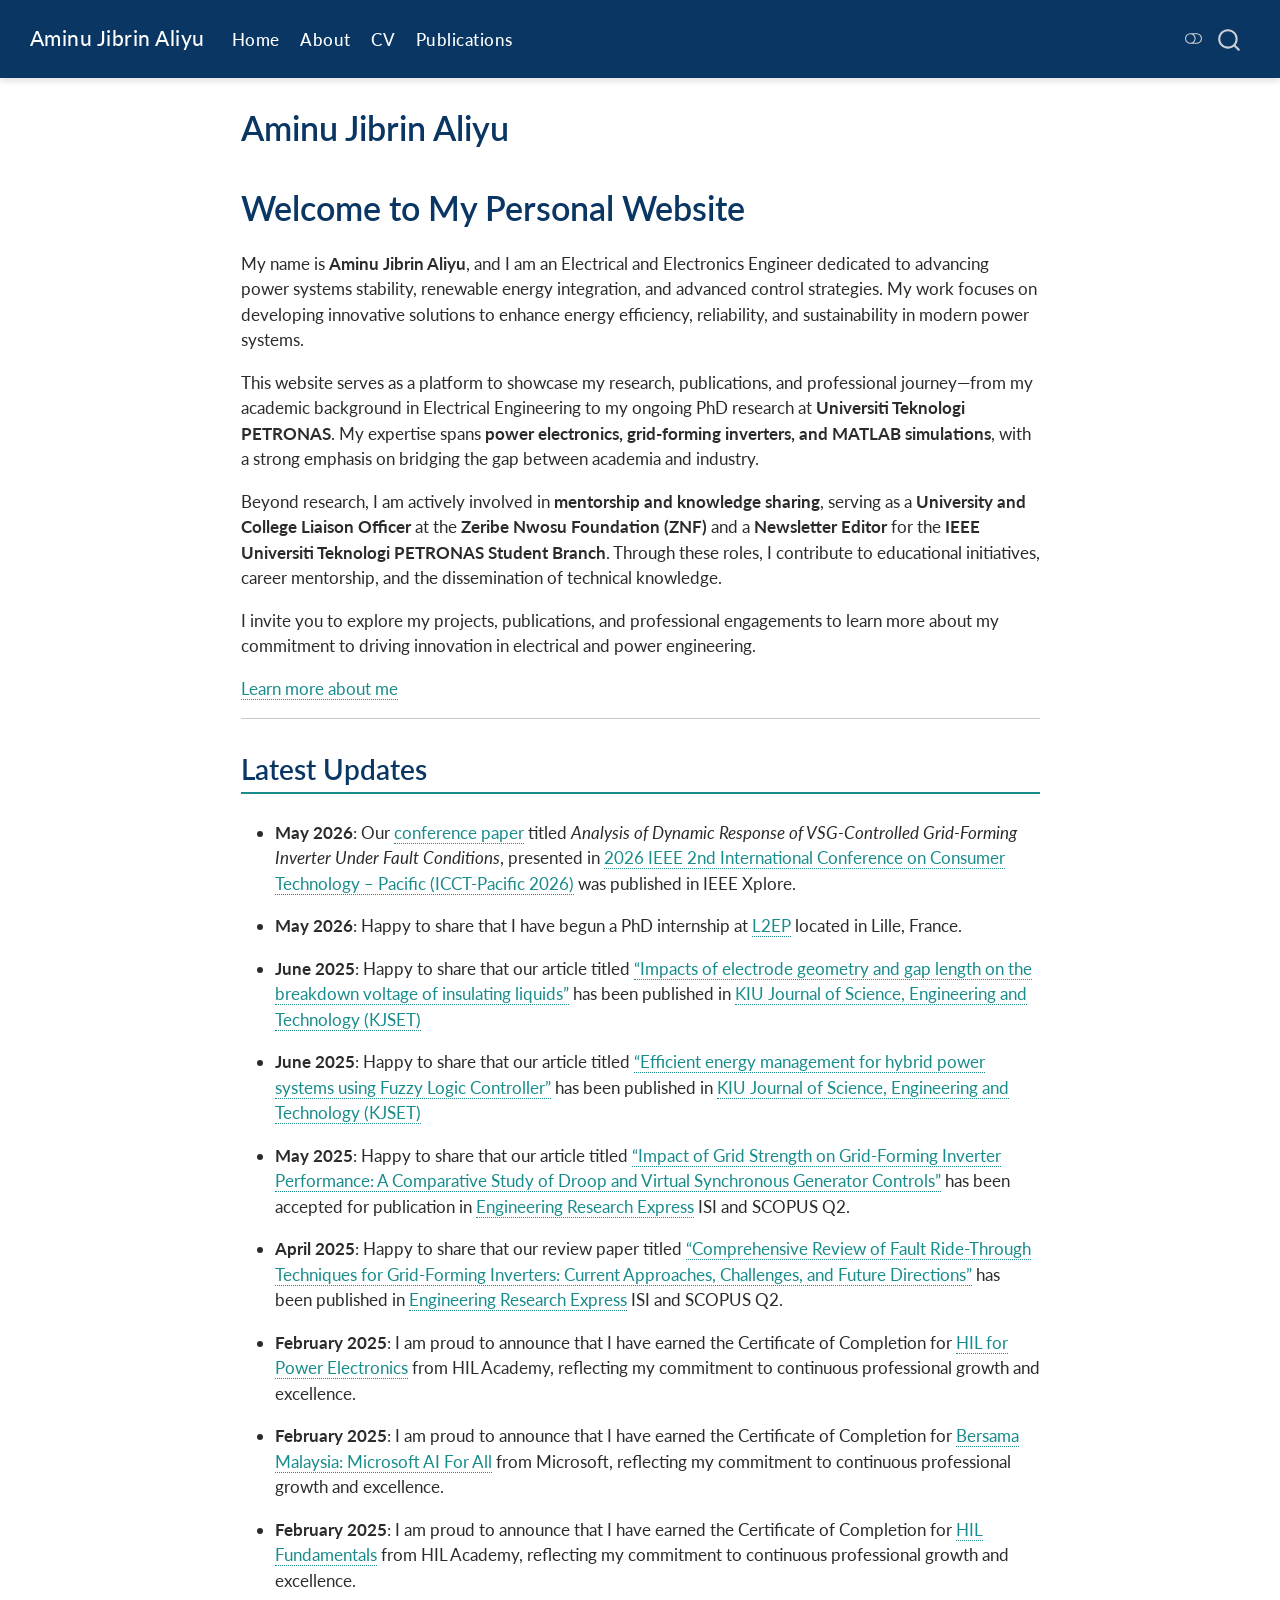
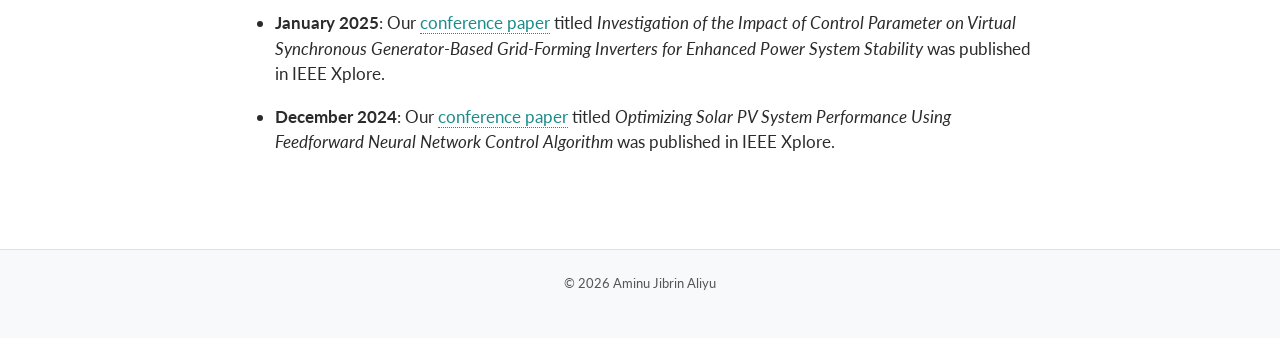
<file: index.html>
<!DOCTYPE html>
<html xmlns="http://www.w3.org/1999/xhtml" lang="en" xml:lang="en"><head>

<meta charset="utf-8">
<meta name="generator" content="quarto-1.9.38">

<meta name="viewport" content="width=device-width, initial-scale=1.0, user-scalable=yes">


<title>Aminu Jibrin Aliyu</title>
<style>
/* Default styles provided by pandoc.
** See https://pandoc.org/MANUAL.html#variables-for-html for config info.
*/
code{white-space: pre-wrap;}
span.smallcaps{font-variant: small-caps;}
div.columns{display: flex; gap: min(4vw, 1.5em);}
div.column{flex: auto; overflow-x: auto;}
div.hanging-indent{margin-left: 1.5em; text-indent: -1.5em;}
ul.task-list{list-style: none;}
ul.task-list li input[type="checkbox"] {
  width: 0.8em;
  margin: 0 0.8em 0.2em -1em; /* quarto-specific, see https://github.com/quarto-dev/quarto-cli/issues/4556 */ 
  vertical-align: middle;
}
</style>


<script src="site_libs/quarto-nav/quarto-nav.js"></script>
<script src="site_libs/quarto-nav/headroom.min.js"></script>
<script src="site_libs/clipboard/clipboard.min.js"></script>
<script src="site_libs/quarto-search/autocomplete.umd.js"></script>
<script src="site_libs/quarto-search/fuse.min.js"></script>
<script src="site_libs/quarto-search/quarto-search.js"></script>
<meta name="quarto:offset" content="./">
<script src="site_libs/quarto-html/quarto.js" type="module"></script>
<script src="site_libs/quarto-html/tabsets/tabsets.js" type="module"></script>
<script src="site_libs/quarto-html/popper.min.js"></script>
<script src="site_libs/quarto-html/tippy.umd.min.js"></script>
<script src="site_libs/quarto-html/anchor.min.js"></script>
<link href="site_libs/quarto-html/tippy.css" rel="stylesheet">
<link href="site_libs/quarto-html/quarto-syntax-highlighting-15634bcf2e68342d4ad2dfa704d543f6.css" rel="stylesheet" class="quarto-color-scheme" id="quarto-text-highlighting-styles">
<link href="site_libs/quarto-html/quarto-syntax-highlighting-dark-0a6b7249c26820e032cb0bd839ff02b1.css" rel="stylesheet" class="quarto-color-scheme quarto-color-alternate" id="quarto-text-highlighting-styles">
<link href="site_libs/quarto-html/quarto-syntax-highlighting-15634bcf2e68342d4ad2dfa704d543f6.css" rel="stylesheet" class="quarto-color-scheme-extra" id="quarto-text-highlighting-styles">
<script src="site_libs/bootstrap/bootstrap.min.js"></script>
<link href="site_libs/bootstrap/bootstrap-icons.css" rel="stylesheet">
<link href="site_libs/bootstrap/bootstrap-5a7edf553ce6f37e40c66d907d0f4061.min.css" rel="stylesheet" append-hash="true" class="quarto-color-scheme" id="quarto-bootstrap" data-mode="light">
<link href="site_libs/bootstrap/bootstrap-dark-bf3f322ac8d240d639fe1d97eccc3f5a.min.css" rel="stylesheet" append-hash="true" class="quarto-color-scheme quarto-color-alternate" id="quarto-bootstrap" data-mode="dark">
<link href="site_libs/bootstrap/bootstrap-5a7edf553ce6f37e40c66d907d0f4061.min.css" rel="stylesheet" append-hash="true" class="quarto-color-scheme-extra" id="quarto-bootstrap" data-mode="light">
<script id="quarto-search-options" type="application/json">{
  "location": "navbar",
  "copy-button": false,
  "collapse-after": 3,
  "panel-placement": "end",
  "type": "overlay",
  "limit": 50,
  "keyboard-shortcut": [
    "f",
    "/",
    "s"
  ],
  "show-item-context": false,
  "language": {
    "search-no-results-text": "No results",
    "search-matching-documents-text": "matching documents",
    "search-copy-link-title": "Copy link to search",
    "search-hide-matches-text": "Hide additional matches",
    "search-more-match-text": "more match in this document",
    "search-more-matches-text": "more matches in this document",
    "search-clear-button-title": "Clear",
    "search-text-placeholder": "",
    "search-detached-cancel-button-title": "Cancel",
    "search-submit-button-title": "Submit",
    "search-label": "Search"
  }
}</script>


<link rel="stylesheet" href="styles.css">
</head>

<body class="nav-fixed fullcontent quarto-light"><script id="quarto-html-before-body" type="application/javascript">
    const toggleBodyColorMode = (bsSheetEl) => {
      const mode = bsSheetEl.getAttribute("data-mode");
      const bodyEl = window.document.querySelector("body");
      if (mode === "dark") {
        bodyEl.classList.add("quarto-dark");
        bodyEl.classList.remove("quarto-light");
      } else {
        bodyEl.classList.add("quarto-light");
        bodyEl.classList.remove("quarto-dark");
      }
    }
    const toggleBodyColorPrimary = () => {
      const bsSheetEl = window.document.querySelector("link#quarto-bootstrap:not([rel=disabled-stylesheet])");
      if (bsSheetEl) {
        toggleBodyColorMode(bsSheetEl);
      }
    }
    const setColorSchemeToggle = (alternate) => {
      const toggles = window.document.querySelectorAll('.quarto-color-scheme-toggle');
      for (let i=0; i < toggles.length; i++) {
        const toggle = toggles[i];
        if (toggle) {
          if (alternate) {
            toggle.classList.add("alternate");
          } else {
            toggle.classList.remove("alternate");
          }
        }
      }
    };
    const toggleColorMode = (alternate) => {
      // Switch the stylesheets
      const primaryStylesheets = window.document.querySelectorAll('link.quarto-color-scheme:not(.quarto-color-alternate)');
      const alternateStylesheets = window.document.querySelectorAll('link.quarto-color-scheme.quarto-color-alternate');
      manageTransitions('#quarto-margin-sidebar .nav-link', false);
      if (alternate) {
        // note: dark is layered on light, we don't disable primary!
        enableStylesheet(alternateStylesheets);
        for (const sheetNode of alternateStylesheets) {
          if (sheetNode.id === "quarto-bootstrap") {
            toggleBodyColorMode(sheetNode);
          }
        }
      } else {
        disableStylesheet(alternateStylesheets);
        enableStylesheet(primaryStylesheets)
        toggleBodyColorPrimary();
      }
      manageTransitions('#quarto-margin-sidebar .nav-link', true);
      // Switch the toggles
      setColorSchemeToggle(alternate)
      // Hack to workaround the fact that safari doesn't
      // properly recolor the scrollbar when toggling (#1455)
      if (navigator.userAgent.indexOf('Safari') > 0 && navigator.userAgent.indexOf('Chrome') == -1) {
        manageTransitions("body", false);
        window.scrollTo(0, 1);
        setTimeout(() => {
          window.scrollTo(0, 0);
          manageTransitions("body", true);
        }, 40);
      }
    }
    const disableStylesheet = (stylesheets) => {
      for (let i=0; i < stylesheets.length; i++) {
        const stylesheet = stylesheets[i];
        stylesheet.rel = 'disabled-stylesheet';
      }
    }
    const enableStylesheet = (stylesheets) => {
      for (let i=0; i < stylesheets.length; i++) {
        const stylesheet = stylesheets[i];
        if(stylesheet.rel !== 'stylesheet') { // for Chrome, which will still FOUC without this check
          stylesheet.rel = 'stylesheet';
        }
      }
    }
    const manageTransitions = (selector, allowTransitions) => {
      const els = window.document.querySelectorAll(selector);
      for (let i=0; i < els.length; i++) {
        const el = els[i];
        if (allowTransitions) {
          el.classList.remove('notransition');
        } else {
          el.classList.add('notransition');
        }
      }
    }
    const isFileUrl = () => {
      return window.location.protocol === 'file:';
    }
    const hasAlternateSentinel = () => {
      let styleSentinel = getColorSchemeSentinel();
      if (styleSentinel !== null) {
        return styleSentinel === "alternate";
      } else {
        return false;
      }
    }
    const setStyleSentinel = (alternate) => {
      const value = alternate ? "alternate" : "default";
      if (!isFileUrl()) {
        window.localStorage.setItem("quarto-color-scheme", value);
      } else {
        localAlternateSentinel = value;
      }
    }
    const getColorSchemeSentinel = () => {
      if (!isFileUrl()) {
        const storageValue = window.localStorage.getItem("quarto-color-scheme");
        return storageValue != null ? storageValue : localAlternateSentinel;
      } else {
        return localAlternateSentinel;
      }
    }
    const toggleGiscusIfUsed = (isAlternate, darkModeDefault) => {
      const baseTheme = document.querySelector('#giscus-base-theme')?.value ?? 'light';
      const alternateTheme = document.querySelector('#giscus-alt-theme')?.value ?? 'dark';
      let newTheme = '';
      if(authorPrefersDark) {
        newTheme = isAlternate ? baseTheme : alternateTheme;
      } else {
        newTheme = isAlternate ? alternateTheme : baseTheme;
      }
      const changeGiscusTheme = () => {
        // From: https://github.com/giscus/giscus/issues/336
        const sendMessage = (message) => {
          const iframe = document.querySelector('iframe.giscus-frame');
          if (!iframe) return;
          iframe.contentWindow.postMessage({ giscus: message }, 'https://giscus.app');
        }
        sendMessage({
          setConfig: {
            theme: newTheme
          }
        });
      }
      const isGiscussLoaded = window.document.querySelector('iframe.giscus-frame') !== null;
      if (isGiscussLoaded) {
        changeGiscusTheme();
      }
    };
    const authorPrefersDark = false;
    const darkModeDefault = authorPrefersDark;
      document.querySelector('link#quarto-text-highlighting-styles.quarto-color-scheme-extra').rel = 'disabled-stylesheet';
      document.querySelector('link#quarto-bootstrap.quarto-color-scheme-extra').rel = 'disabled-stylesheet';
    let localAlternateSentinel = darkModeDefault ? 'alternate' : 'default';
    // Dark / light mode switch
    window.quartoToggleColorScheme = () => {
      // Read the current dark / light value
      let toAlternate = !hasAlternateSentinel();
      toggleColorMode(toAlternate);
      setStyleSentinel(toAlternate);
      toggleGiscusIfUsed(toAlternate, darkModeDefault);
      window.dispatchEvent(new Event('resize'));
    };
    // Switch to dark mode if need be
    if (hasAlternateSentinel()) {
      toggleColorMode(true);
    } else {
      toggleColorMode(false);
    }
  </script>

<div id="quarto-search-results"></div>
  <header id="quarto-header" class="headroom fixed-top">
    <nav class="navbar navbar-expand-lg " data-bs-theme="dark">
      <div class="navbar-container container-fluid">
      <div class="navbar-brand-container mx-auto">
    <a class="navbar-brand" href="./index.html">
    <span class="navbar-title">Aminu Jibrin Aliyu</span>
    </a>
  </div>
            <div id="quarto-search" class="" title="Search"></div>
          <button class="navbar-toggler" type="button" data-bs-toggle="collapse" data-bs-target="#navbarCollapse" aria-controls="navbarCollapse" role="menu" aria-expanded="false" aria-label="Toggle navigation" onclick="if (window.quartoToggleHeadroom) { window.quartoToggleHeadroom(); }">
  <span class="navbar-toggler-icon"></span>
</button>
          <div class="collapse navbar-collapse" id="navbarCollapse">
            <ul class="navbar-nav navbar-nav-scroll me-auto">
  <li class="nav-item">
    <a class="nav-link active" href="./index.html" aria-current="page"> 
<span class="menu-text">Home</span></a>
  </li>  
  <li class="nav-item">
    <a class="nav-link" href="./about.html"> 
<span class="menu-text">About</span></a>
  </li>  
  <li class="nav-item">
    <a class="nav-link" href="./cv.html"> 
<span class="menu-text">CV</span></a>
  </li>  
  <li class="nav-item">
    <a class="nav-link" href="./publications.html"> 
<span class="menu-text">Publications</span></a>
  </li>  
</ul>
          </div> <!-- /navcollapse -->
            <div class="quarto-navbar-tools">
  <a href="" class="quarto-color-scheme-toggle quarto-navigation-tool  px-1" onclick="window.quartoToggleColorScheme(); return false;" title="Toggle dark mode"><i class="bi"></i></a>
</div>
      </div> <!-- /container-fluid -->
    </nav>
</header>
<!-- content -->
<div id="quarto-content" class="quarto-container page-columns page-rows-contents page-layout-article page-navbar">
<!-- sidebar -->
<!-- margin-sidebar -->
    
<!-- main -->
<main class="content" id="quarto-document-content">


<header id="title-block-header" class="quarto-title-block default">
<div class="quarto-title">
<h1 class="title">Aminu Jibrin Aliyu</h1>
</div>



<div class="quarto-title-meta">

    
  
    
  </div>
  


</header>


<section id="welcome-to-my-personal-website" class="level1">
<h1>Welcome to My Personal Website</h1>
<p>My name is <strong>Aminu Jibrin Aliyu</strong>, and I am an Electrical and Electronics Engineer dedicated to advancing power systems stability, renewable energy integration, and advanced control strategies. My work focuses on developing innovative solutions to enhance energy efficiency, reliability, and sustainability in modern power systems.</p>
<p>This website serves as a platform to showcase my research, publications, and professional journey—from my academic background in Electrical Engineering to my ongoing PhD research at <strong>Universiti Teknologi PETRONAS</strong>. My expertise spans <strong>power electronics, grid-forming inverters, and MATLAB simulations</strong>, with a strong emphasis on bridging the gap between academia and industry.</p>
<p>Beyond research, I am actively involved in <strong>mentorship and knowledge sharing</strong>, serving as a <strong>University and College Liaison Officer</strong> at the <strong>Zeribe Nwosu Foundation (ZNF)</strong> and a <strong>Newsletter Editor</strong> for the <strong>IEEE Universiti Teknologi PETRONAS Student Branch</strong>. Through these roles, I contribute to educational initiatives, career mentorship, and the dissemination of technical knowledge.</p>
<p>I invite you to explore my projects, publications, and professional engagements to learn more about my commitment to driving innovation in electrical and power engineering.</p>
<p><a href="./about.html">Learn more about me</a></p>
<hr>
<section id="latest-updates" class="level2">
<h2 class="anchored" data-anchor-id="latest-updates">Latest Updates</h2>
<ul>
<li><p><strong>May 2026</strong>: Our <a href="https://ieeexplore.ieee.org/document/11518692">conference paper</a> titled <em>Analysis of Dynamic Response of VSG-Controlled Grid-Forming Inverter Under Fault Conditions</em>, presented in <a href="https://2026.icct-pacific.org/">2026 IEEE 2nd International Conference on Consumer Technology – Pacific (ICCT-Pacific 2026)</a> was published in IEEE Xplore.</p></li>
<li><p><strong>May 2026</strong>: Happy to share that I have begun a PhD internship at <a href="https://l2ep.univ-lille.fr/">L2EP</a> located in Lille, France.</p></li>
<li><p><strong>June 2025</strong>: Happy to share that our article titled <a href="https://kjset.kiu.ac.ug/article-view.php?i=83&amp;t=impacts-of-electrode-geometry-and-gap-length-on-the-breakdown-voltage-of-insulating-liquids">“Impacts of electrode geometry and gap length on the breakdown voltage of insulating liquids”</a> has been published in <a href="https://kjset.kiu.ac.ug/index.php">KIU Journal of Science, Engineering and Technology (KJSET)</a></p></li>
<li><p><strong>June 2025</strong>: Happy to share that our article titled <a href="https://kjset.kiu.ac.ug/article-view.php?i=88&amp;t=efficient-energy-management-for-hybrid-power-systems-using-fuzzy-logic-controller">“Efficient energy management for hybrid power systems using Fuzzy Logic Controller”</a> has been published in <a href="https://kjset.kiu.ac.ug/index.php">KIU Journal of Science, Engineering and Technology (KJSET)</a></p></li>
<li><p><strong>May 2025</strong>: Happy to share that our article titled <a href="https://doi.org/10.1088/2631-8695/add2d4">“Impact of Grid Strength on Grid-Forming Inverter Performance: A Comparative Study of Droop and Virtual Synchronous Generator Controls”</a> has been accepted for publication in <a href="https://iopscience.iop.org/journal/2631-8695">Engineering Research Express</a> ISI and SCOPUS Q2.</p></li>
<li><p><strong>April 2025</strong>: Happy to share that our review paper titled <a href="https://doi.org/10.1088/2631-8695/adc98e">“Comprehensive Review of Fault Ride-Through Techniques for Grid-Forming Inverters: Current Approaches, Challenges, and Future Directions”</a> has been published in <a href="https://iopscience.iop.org/journal/2631-8695">Engineering Research Express</a> ISI and SCOPUS Q2.</p></li>
<li><p><strong>February 2025</strong>: I am proud to announce that I have earned the Certificate of Completion for <a href="https://hil.academy/courses/hil-for-power-electronics/">HIL for Power Electronics</a> from HIL Academy, reflecting my commitment to continuous professional growth and excellence.</p></li>
<li><p><strong>February 2025</strong>: I am proud to announce that I have earned the Certificate of Completion for <a href="https://pepper-s-site-1c7b.thinkific.com/certificates/cnwzcbrgod">Bersama Malaysia: Microsoft AI For All</a> from Microsoft, reflecting my commitment to continuous professional growth and excellence.</p></li>
<li><p><strong>February 2025</strong>: I am proud to announce that I have earned the Certificate of Completion for <a href="https://hil.academy/courses/hil-fundamentals/">HIL Fundamentals</a> from HIL Academy, reflecting my commitment to continuous professional growth and excellence.</p></li>
<li><p><strong>January 2025</strong>: Our <a href="https://ieeexplore.ieee.org/document/10827664">conference paper</a> titled <em>Investigation of the Impact of Control Parameter on Virtual Synchronous Generator-Based Grid-Forming Inverters for Enhanced Power System Stability</em> was published in IEEE Xplore.</p></li>
<li><p><strong>December 2024</strong>: Our <a href="https://ieeexplore.ieee.org/document/10797448">conference paper</a> titled <em>Optimizing Solar PV System Performance Using Feedforward Neural Network Control Algorithm</em> was published in IEEE Xplore.</p></li>
</ul>


</section>
</section>

</main> <!-- /main -->
<script id="quarto-html-after-body" type="application/javascript">
  window.document.addEventListener("DOMContentLoaded", function (event) {
    // Ensure there is a toggle, if there isn't float one in the top right
    if (window.document.querySelector('.quarto-color-scheme-toggle') === null) {
      const a = window.document.createElement('a');
      a.classList.add('top-right');
      a.classList.add('quarto-color-scheme-toggle');
      a.href = "";
      a.onclick = function() { try { window.quartoToggleColorScheme(); } catch {} return false; };
      const i = window.document.createElement("i");
      i.classList.add('bi');
      a.appendChild(i);
      window.document.body.appendChild(a);
    }
    setColorSchemeToggle(hasAlternateSentinel())
    const icon = "";
    const anchorJS = new window.AnchorJS();
    anchorJS.options = {
      placement: 'right',
      icon: icon
    };
    anchorJS.add('.anchored');
    const isCodeAnnotation = (el) => {
      for (const clz of el.classList) {
        if (clz.startsWith('code-annotation-')) {                     
          return true;
        }
      }
      return false;
    }
    const onCopySuccess = function(e) {
      // button target
      const button = e.trigger;
      // don't keep focus
      button.blur();
      // flash "checked"
      button.classList.add('code-copy-button-checked');
      var currentTitle = button.getAttribute("title");
      button.setAttribute("title", "Copied!");
      let tooltip;
      if (window.bootstrap) {
        button.setAttribute("data-bs-toggle", "tooltip");
        button.setAttribute("data-bs-placement", "left");
        button.setAttribute("data-bs-title", "Copied!");
        tooltip = new bootstrap.Tooltip(button, 
          { trigger: "manual", 
            customClass: "code-copy-button-tooltip",
            offset: [0, -8]});
        tooltip.show();    
      }
      setTimeout(function() {
        if (tooltip) {
          tooltip.hide();
          button.removeAttribute("data-bs-title");
          button.removeAttribute("data-bs-toggle");
          button.removeAttribute("data-bs-placement");
        }
        button.setAttribute("title", currentTitle);
        button.classList.remove('code-copy-button-checked');
      }, 1000);
      // clear code selection
      e.clearSelection();
    }
    const getTextToCopy = function(trigger) {
      const outerScaffold = trigger.parentElement.cloneNode(true);
      const codeEl = outerScaffold.querySelector('code');
      for (const childEl of codeEl.children) {
        if (isCodeAnnotation(childEl)) {
          childEl.remove();
        }
      }
      return codeEl.innerText;
    }
    const clipboard = new window.ClipboardJS('.code-copy-button:not([data-in-quarto-modal])', {
      text: getTextToCopy
    });
    clipboard.on('success', onCopySuccess);
    if (window.document.getElementById('quarto-embedded-source-code-modal')) {
      const clipboardModal = new window.ClipboardJS('.code-copy-button[data-in-quarto-modal]', {
        text: getTextToCopy,
        container: window.document.getElementById('quarto-embedded-source-code-modal')
      });
      clipboardModal.on('success', onCopySuccess);
    }
      var localhostRegex = new RegExp(/^(?:http|https):\/\/localhost\:?[0-9]*\//);
      var mailtoRegex = new RegExp(/^mailto:/);
        var filterRegex = new RegExp("https:\/\/aminujaliyu\.github\.io\/");
      var isInternal = (href) => {
          return filterRegex.test(href) || localhostRegex.test(href) || mailtoRegex.test(href);
      }
      // Inspect non-navigation links and adorn them if external
     var links = window.document.querySelectorAll('a[href]:not(.nav-link):not(.navbar-brand):not(.toc-action):not(.sidebar-link):not(.sidebar-item-toggle):not(.pagination-link):not(.no-external):not([aria-hidden]):not(.dropdown-item):not(.quarto-navigation-tool):not(.about-link)');
      for (var i=0; i<links.length; i++) {
        const link = links[i];
        if (!isInternal(link.href)) {
          // undo the damage that might have been done by quarto-nav.js in the case of
          // links that we want to consider external
          if (link.dataset.originalHref !== undefined) {
            link.href = link.dataset.originalHref;
          }
        }
      }
    function tippyHover(el, contentFn, onTriggerFn, onUntriggerFn) {
      const config = {
        allowHTML: true,
        maxWidth: 500,
        delay: 100,
        arrow: false,
        appendTo: function(el) {
            return el.parentElement;
        },
        interactive: true,
        interactiveBorder: 10,
        theme: 'quarto',
        placement: 'bottom-start',
      };
      if (contentFn) {
        config.content = contentFn;
      }
      if (onTriggerFn) {
        config.onTrigger = onTriggerFn;
      }
      if (onUntriggerFn) {
        config.onUntrigger = onUntriggerFn;
      }
      window.tippy(el, config); 
    }
    const noterefs = window.document.querySelectorAll('a[role="doc-noteref"]');
    for (var i=0; i<noterefs.length; i++) {
      const ref = noterefs[i];
      tippyHover(ref, function() {
        // use id or data attribute instead here
        let href = ref.getAttribute('data-footnote-href') || ref.getAttribute('href');
        try { href = new URL(href).hash; } catch {}
        const id = href.replace(/^#\/?/, "");
        const note = window.document.getElementById(id);
        if (note) {
          return note.innerHTML;
        } else {
          return "";
        }
      });
    }
    const xrefs = window.document.querySelectorAll('a.quarto-xref');
    const processXRef = (id, note) => {
      // Strip column container classes
      const stripColumnClz = (el) => {
        el.classList.remove("page-full", "page-columns");
        if (el.children) {
          for (const child of el.children) {
            stripColumnClz(child);
          }
        }
      }
      stripColumnClz(note)
      if (id === null || id.startsWith('sec-')) {
        // Special case sections, only their first couple elements
        const container = document.createElement("div");
        if (note.children && note.children.length > 2) {
          container.appendChild(note.children[0].cloneNode(true));
          for (let i = 1; i < note.children.length; i++) {
            const child = note.children[i];
            if (child.tagName === "P" && child.innerText === "") {
              continue;
            } else {
              container.appendChild(child.cloneNode(true));
              break;
            }
          }
          if (window.Quarto?.typesetMath) {
            window.Quarto.typesetMath(container);
          }
          return container.innerHTML
        } else {
          if (window.Quarto?.typesetMath) {
            window.Quarto.typesetMath(note);
          }
          return note.innerHTML;
        }
      } else {
        // Remove any anchor links if they are present
        const anchorLink = note.querySelector('a.anchorjs-link');
        if (anchorLink) {
          anchorLink.remove();
        }
        if (window.Quarto?.typesetMath) {
          window.Quarto.typesetMath(note);
        }
        if (note.classList.contains("callout")) {
          return note.outerHTML;
        } else {
          return note.innerHTML;
        }
      }
    }
    for (var i=0; i<xrefs.length; i++) {
      const xref = xrefs[i];
      tippyHover(xref, undefined, function(instance) {
        instance.disable();
        let url = xref.getAttribute('href');
        let hash = undefined; 
        if (url.startsWith('#')) {
          hash = url;
        } else {
          try { hash = new URL(url).hash; } catch {}
        }
        if (hash) {
          const id = hash.replace(/^#\/?/, "");
          const note = window.document.getElementById(id);
          if (note !== null) {
            try {
              const html = processXRef(id, note.cloneNode(true));
              instance.setContent(html);
            } finally {
              instance.enable();
              instance.show();
            }
          } else {
            // See if we can fetch this
            fetch(url.split('#')[0])
            .then(res => res.text())
            .then(html => {
              const parser = new DOMParser();
              const htmlDoc = parser.parseFromString(html, "text/html");
              const note = htmlDoc.getElementById(id);
              if (note !== null) {
                const html = processXRef(id, note);
                instance.setContent(html);
              } 
            }).finally(() => {
              instance.enable();
              instance.show();
            });
          }
        } else {
          // See if we can fetch a full url (with no hash to target)
          // This is a special case and we should probably do some content thinning / targeting
          fetch(url)
          .then(res => res.text())
          .then(html => {
            const parser = new DOMParser();
            const htmlDoc = parser.parseFromString(html, "text/html");
            const note = htmlDoc.querySelector('main.content');
            if (note !== null) {
              // This should only happen for chapter cross references
              // (since there is no id in the URL)
              // remove the first header
              if (note.children.length > 0 && note.children[0].tagName === "HEADER") {
                note.children[0].remove();
              }
              const html = processXRef(null, note);
              instance.setContent(html);
            } 
          }).finally(() => {
            instance.enable();
            instance.show();
          });
        }
      }, function(instance) {
      });
    }
        let selectedAnnoteEl;
        const selectorForAnnotation = ( cell, annotation) => {
          let cellAttr = 'data-code-cell="' + cell + '"';
          let lineAttr = 'data-code-annotation="' +  annotation + '"';
          const selector = 'span[' + cellAttr + '][' + lineAttr + ']';
          return selector;
        }
        const selectCodeLines = (annoteEl) => {
          const doc = window.document;
          const targetCell = annoteEl.getAttribute("data-target-cell");
          const targetAnnotation = annoteEl.getAttribute("data-target-annotation");
          const annoteSpan = window.document.querySelector(selectorForAnnotation(targetCell, targetAnnotation));
          const lines = annoteSpan.getAttribute("data-code-lines").split(",");
          const lineIds = lines.map((line) => {
            return targetCell + "-" + line;
          })
          let top = null;
          let height = null;
          let parent = null;
          if (lineIds.length > 0) {
              //compute the position of the single el (top and bottom and make a div)
              const el = window.document.getElementById(lineIds[0]);
              top = el.offsetTop;
              height = el.offsetHeight;
              parent = el.parentElement.parentElement;
            if (lineIds.length > 1) {
              const lastEl = window.document.getElementById(lineIds[lineIds.length - 1]);
              const bottom = lastEl.offsetTop + lastEl.offsetHeight;
              height = bottom - top;
            }
            if (top !== null && height !== null && parent !== null) {
              // cook up a div (if necessary) and position it 
              let div = window.document.getElementById("code-annotation-line-highlight");
              if (div === null) {
                div = window.document.createElement("div");
                div.setAttribute("id", "code-annotation-line-highlight");
                div.style.position = 'absolute';
                parent.appendChild(div);
              }
              div.style.top = top - 2 + "px";
              div.style.height = height + 4 + "px";
              div.style.left = 0;
              let gutterDiv = window.document.getElementById("code-annotation-line-highlight-gutter");
              if (gutterDiv === null) {
                gutterDiv = window.document.createElement("div");
                gutterDiv.setAttribute("id", "code-annotation-line-highlight-gutter");
                gutterDiv.style.position = 'absolute';
                const codeCell = window.document.getElementById(targetCell);
                const gutter = codeCell.querySelector('.code-annotation-gutter');
                gutter.appendChild(gutterDiv);
              }
              gutterDiv.style.top = top - 2 + "px";
              gutterDiv.style.height = height + 4 + "px";
            }
            selectedAnnoteEl = annoteEl;
          }
        };
        const unselectCodeLines = () => {
          const elementsIds = ["code-annotation-line-highlight", "code-annotation-line-highlight-gutter"];
          elementsIds.forEach((elId) => {
            const div = window.document.getElementById(elId);
            if (div) {
              div.remove();
            }
          });
          selectedAnnoteEl = undefined;
        };
          // Handle positioning of the toggle
      window.addEventListener(
        "resize",
        throttle(() => {
          elRect = undefined;
          if (selectedAnnoteEl) {
            selectCodeLines(selectedAnnoteEl);
          }
        }, 10)
      );
      function throttle(fn, ms) {
      let throttle = false;
      let timer;
        return (...args) => {
          if(!throttle) { // first call gets through
              fn.apply(this, args);
              throttle = true;
          } else { // all the others get throttled
              if(timer) clearTimeout(timer); // cancel #2
              timer = setTimeout(() => {
                fn.apply(this, args);
                timer = throttle = false;
              }, ms);
          }
        };
      }
        // Attach click handler to the DT
        const annoteDls = window.document.querySelectorAll('dt[data-target-cell]');
        for (const annoteDlNode of annoteDls) {
          annoteDlNode.addEventListener('click', (event) => {
            const clickedEl = event.target;
            if (clickedEl !== selectedAnnoteEl) {
              unselectCodeLines();
              const activeEl = window.document.querySelector('dt[data-target-cell].code-annotation-active');
              if (activeEl) {
                activeEl.classList.remove('code-annotation-active');
              }
              selectCodeLines(clickedEl);
              clickedEl.classList.add('code-annotation-active');
            } else {
              // Unselect the line
              unselectCodeLines();
              clickedEl.classList.remove('code-annotation-active');
            }
          });
        }
    const findCites = (el) => {
      const parentEl = el.parentElement;
      if (parentEl) {
        const cites = parentEl.dataset.cites;
        if (cites) {
          return {
            el,
            cites: cites.split(' ')
          };
        } else {
          return findCites(el.parentElement)
        }
      } else {
        return undefined;
      }
    };
    var bibliorefs = window.document.querySelectorAll('a[role="doc-biblioref"]');
    for (var i=0; i<bibliorefs.length; i++) {
      const ref = bibliorefs[i];
      const citeInfo = findCites(ref);
      if (citeInfo) {
        tippyHover(citeInfo.el, function() {
          var popup = window.document.createElement('div');
          citeInfo.cites.forEach(function(cite) {
            var citeDiv = window.document.createElement('div');
            citeDiv.classList.add('hanging-indent');
            citeDiv.classList.add('csl-entry');
            var biblioDiv = window.document.getElementById('ref-' + cite);
            if (biblioDiv) {
              citeDiv.innerHTML = biblioDiv.innerHTML;
            }
            popup.appendChild(citeDiv);
          });
          return popup.innerHTML;
        });
      }
    }
  });
  </script>
</div> <!-- /content -->
<footer class="footer">
  <div class="nav-footer">
    <div class="nav-footer-left">
      &nbsp;
    </div>   
    <div class="nav-footer-center">
<p>© 2026 Aminu Jibrin Aliyu</p>
</div>
    <div class="nav-footer-right">
      &nbsp;
    </div>
  </div>
</footer>




</body></html>
</file>
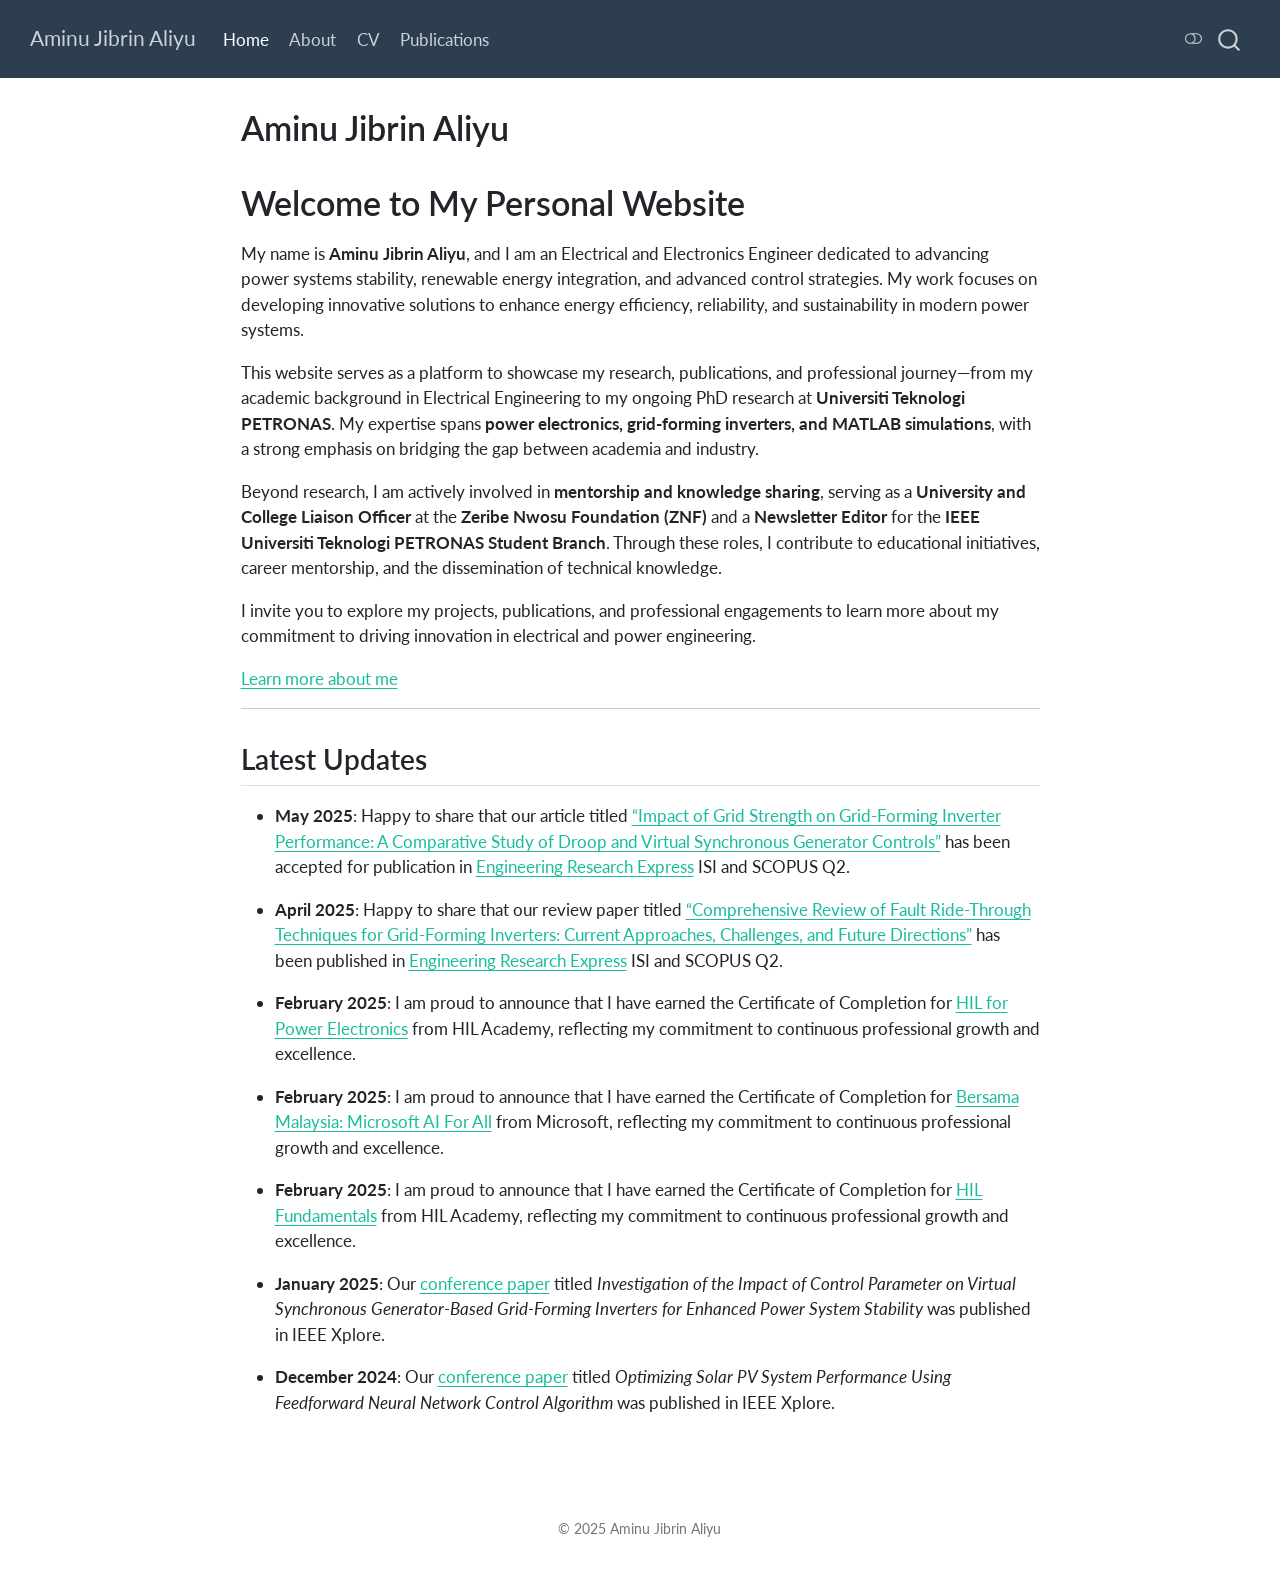
<file: docs/index.html>
<!DOCTYPE html>
<html xmlns="http://www.w3.org/1999/xhtml" lang="en" xml:lang="en"><head>

<meta charset="utf-8">
<meta name="generator" content="quarto-1.7.31">

<meta name="viewport" content="width=device-width, initial-scale=1.0, user-scalable=yes">


<title>Aminu Jibrin Aliyu</title>
<style>
code{white-space: pre-wrap;}
span.smallcaps{font-variant: small-caps;}
div.columns{display: flex; gap: min(4vw, 1.5em);}
div.column{flex: auto; overflow-x: auto;}
div.hanging-indent{margin-left: 1.5em; text-indent: -1.5em;}
ul.task-list{list-style: none;}
ul.task-list li input[type="checkbox"] {
  width: 0.8em;
  margin: 0 0.8em 0.2em -1em; /* quarto-specific, see https://github.com/quarto-dev/quarto-cli/issues/4556 */ 
  vertical-align: middle;
}
</style>


<script src="site_libs/quarto-nav/quarto-nav.js"></script>
<script src="site_libs/quarto-nav/headroom.min.js"></script>
<script src="site_libs/clipboard/clipboard.min.js"></script>
<script src="site_libs/quarto-search/autocomplete.umd.js"></script>
<script src="site_libs/quarto-search/fuse.min.js"></script>
<script src="site_libs/quarto-search/quarto-search.js"></script>
<meta name="quarto:offset" content="./">
<script src="site_libs/quarto-html/quarto.js" type="module"></script>
<script src="site_libs/quarto-html/tabsets/tabsets.js" type="module"></script>
<script src="site_libs/quarto-html/popper.min.js"></script>
<script src="site_libs/quarto-html/tippy.umd.min.js"></script>
<script src="site_libs/quarto-html/anchor.min.js"></script>
<link href="site_libs/quarto-html/tippy.css" rel="stylesheet">
<link href="site_libs/quarto-html/quarto-syntax-highlighting-e1a5c8363afafaef2c763b6775fbf3ca.css" rel="stylesheet" class="quarto-color-scheme" id="quarto-text-highlighting-styles">
<link href="site_libs/quarto-html/quarto-syntax-highlighting-dark-8ef56b68f8fa1e9d2ba328e99e439f80.css" rel="stylesheet" class="quarto-color-scheme quarto-color-alternate" id="quarto-text-highlighting-styles">
<link href="site_libs/quarto-html/quarto-syntax-highlighting-e1a5c8363afafaef2c763b6775fbf3ca.css" rel="stylesheet" class="quarto-color-scheme-extra" id="quarto-text-highlighting-styles">
<script src="site_libs/bootstrap/bootstrap.min.js"></script>
<link href="site_libs/bootstrap/bootstrap-icons.css" rel="stylesheet">
<link href="site_libs/bootstrap/bootstrap-cc63fce9873912f1bbbccf05079cc9ea.min.css" rel="stylesheet" append-hash="true" class="quarto-color-scheme" id="quarto-bootstrap" data-mode="light">
<link href="site_libs/bootstrap/bootstrap-dark-08799928d293638fe9563d5c5a2794e5.min.css" rel="stylesheet" append-hash="true" class="quarto-color-scheme quarto-color-alternate" id="quarto-bootstrap" data-mode="dark">
<link href="site_libs/bootstrap/bootstrap-cc63fce9873912f1bbbccf05079cc9ea.min.css" rel="stylesheet" append-hash="true" class="quarto-color-scheme-extra" id="quarto-bootstrap" data-mode="light">
<script id="quarto-search-options" type="application/json">{
  "location": "navbar",
  "copy-button": false,
  "collapse-after": 3,
  "panel-placement": "end",
  "type": "overlay",
  "limit": 50,
  "keyboard-shortcut": [
    "f",
    "/",
    "s"
  ],
  "show-item-context": false,
  "language": {
    "search-no-results-text": "No results",
    "search-matching-documents-text": "matching documents",
    "search-copy-link-title": "Copy link to search",
    "search-hide-matches-text": "Hide additional matches",
    "search-more-match-text": "more match in this document",
    "search-more-matches-text": "more matches in this document",
    "search-clear-button-title": "Clear",
    "search-text-placeholder": "",
    "search-detached-cancel-button-title": "Cancel",
    "search-submit-button-title": "Submit",
    "search-label": "Search"
  }
}</script>


<link rel="stylesheet" href="styles.css">
</head>

<body class="nav-fixed fullcontent quarto-light"><script id="quarto-html-before-body" type="application/javascript">
    const toggleBodyColorMode = (bsSheetEl) => {
      const mode = bsSheetEl.getAttribute("data-mode");
      const bodyEl = window.document.querySelector("body");
      if (mode === "dark") {
        bodyEl.classList.add("quarto-dark");
        bodyEl.classList.remove("quarto-light");
      } else {
        bodyEl.classList.add("quarto-light");
        bodyEl.classList.remove("quarto-dark");
      }
    }
    const toggleBodyColorPrimary = () => {
      const bsSheetEl = window.document.querySelector("link#quarto-bootstrap:not([rel=disabled-stylesheet])");
      if (bsSheetEl) {
        toggleBodyColorMode(bsSheetEl);
      }
    }
    const setColorSchemeToggle = (alternate) => {
      const toggles = window.document.querySelectorAll('.quarto-color-scheme-toggle');
      for (let i=0; i < toggles.length; i++) {
        const toggle = toggles[i];
        if (toggle) {
          if (alternate) {
            toggle.classList.add("alternate");
          } else {
            toggle.classList.remove("alternate");
          }
        }
      }
    };
    const toggleColorMode = (alternate) => {
      // Switch the stylesheets
      const primaryStylesheets = window.document.querySelectorAll('link.quarto-color-scheme:not(.quarto-color-alternate)');
      const alternateStylesheets = window.document.querySelectorAll('link.quarto-color-scheme.quarto-color-alternate');
      manageTransitions('#quarto-margin-sidebar .nav-link', false);
      if (alternate) {
        // note: dark is layered on light, we don't disable primary!
        enableStylesheet(alternateStylesheets);
        for (const sheetNode of alternateStylesheets) {
          if (sheetNode.id === "quarto-bootstrap") {
            toggleBodyColorMode(sheetNode);
          }
        }
      } else {
        disableStylesheet(alternateStylesheets);
        enableStylesheet(primaryStylesheets)
        toggleBodyColorPrimary();
      }
      manageTransitions('#quarto-margin-sidebar .nav-link', true);
      // Switch the toggles
      setColorSchemeToggle(alternate)
      // Hack to workaround the fact that safari doesn't
      // properly recolor the scrollbar when toggling (#1455)
      if (navigator.userAgent.indexOf('Safari') > 0 && navigator.userAgent.indexOf('Chrome') == -1) {
        manageTransitions("body", false);
        window.scrollTo(0, 1);
        setTimeout(() => {
          window.scrollTo(0, 0);
          manageTransitions("body", true);
        }, 40);
      }
    }
    const disableStylesheet = (stylesheets) => {
      for (let i=0; i < stylesheets.length; i++) {
        const stylesheet = stylesheets[i];
        stylesheet.rel = 'disabled-stylesheet';
      }
    }
    const enableStylesheet = (stylesheets) => {
      for (let i=0; i < stylesheets.length; i++) {
        const stylesheet = stylesheets[i];
        if(stylesheet.rel !== 'stylesheet') { // for Chrome, which will still FOUC without this check
          stylesheet.rel = 'stylesheet';
        }
      }
    }
    const manageTransitions = (selector, allowTransitions) => {
      const els = window.document.querySelectorAll(selector);
      for (let i=0; i < els.length; i++) {
        const el = els[i];
        if (allowTransitions) {
          el.classList.remove('notransition');
        } else {
          el.classList.add('notransition');
        }
      }
    }
    const isFileUrl = () => {
      return window.location.protocol === 'file:';
    }
    const hasAlternateSentinel = () => {
      let styleSentinel = getColorSchemeSentinel();
      if (styleSentinel !== null) {
        return styleSentinel === "alternate";
      } else {
        return false;
      }
    }
    const setStyleSentinel = (alternate) => {
      const value = alternate ? "alternate" : "default";
      if (!isFileUrl()) {
        window.localStorage.setItem("quarto-color-scheme", value);
      } else {
        localAlternateSentinel = value;
      }
    }
    const getColorSchemeSentinel = () => {
      if (!isFileUrl()) {
        const storageValue = window.localStorage.getItem("quarto-color-scheme");
        return storageValue != null ? storageValue : localAlternateSentinel;
      } else {
        return localAlternateSentinel;
      }
    }
    const toggleGiscusIfUsed = (isAlternate, darkModeDefault) => {
      const baseTheme = document.querySelector('#giscus-base-theme')?.value ?? 'light';
      const alternateTheme = document.querySelector('#giscus-alt-theme')?.value ?? 'dark';
      let newTheme = '';
      if(authorPrefersDark) {
        newTheme = isAlternate ? baseTheme : alternateTheme;
      } else {
        newTheme = isAlternate ? alternateTheme : baseTheme;
      }
      const changeGiscusTheme = () => {
        // From: https://github.com/giscus/giscus/issues/336
        const sendMessage = (message) => {
          const iframe = document.querySelector('iframe.giscus-frame');
          if (!iframe) return;
          iframe.contentWindow.postMessage({ giscus: message }, 'https://giscus.app');
        }
        sendMessage({
          setConfig: {
            theme: newTheme
          }
        });
      }
      const isGiscussLoaded = window.document.querySelector('iframe.giscus-frame') !== null;
      if (isGiscussLoaded) {
        changeGiscusTheme();
      }
    };
    const authorPrefersDark = false;
    const darkModeDefault = authorPrefersDark;
      document.querySelector('link#quarto-text-highlighting-styles.quarto-color-scheme-extra').rel = 'disabled-stylesheet';
      document.querySelector('link#quarto-bootstrap.quarto-color-scheme-extra').rel = 'disabled-stylesheet';
    let localAlternateSentinel = darkModeDefault ? 'alternate' : 'default';
    // Dark / light mode switch
    window.quartoToggleColorScheme = () => {
      // Read the current dark / light value
      let toAlternate = !hasAlternateSentinel();
      toggleColorMode(toAlternate);
      setStyleSentinel(toAlternate);
      toggleGiscusIfUsed(toAlternate, darkModeDefault);
      window.dispatchEvent(new Event('resize'));
    };
    // Switch to dark mode if need be
    if (hasAlternateSentinel()) {
      toggleColorMode(true);
    } else {
      toggleColorMode(false);
    }
  </script>

<div id="quarto-search-results"></div>
  <header id="quarto-header" class="headroom fixed-top">
    <nav class="navbar navbar-expand-lg " data-bs-theme="dark">
      <div class="navbar-container container-fluid">
      <div class="navbar-brand-container mx-auto">
    <a class="navbar-brand" href="./index.html">
    <span class="navbar-title">Aminu Jibrin Aliyu</span>
    </a>
  </div>
            <div id="quarto-search" class="" title="Search"></div>
          <button class="navbar-toggler" type="button" data-bs-toggle="collapse" data-bs-target="#navbarCollapse" aria-controls="navbarCollapse" role="menu" aria-expanded="false" aria-label="Toggle navigation" onclick="if (window.quartoToggleHeadroom) { window.quartoToggleHeadroom(); }">
  <span class="navbar-toggler-icon"></span>
</button>
          <div class="collapse navbar-collapse" id="navbarCollapse">
            <ul class="navbar-nav navbar-nav-scroll me-auto">
  <li class="nav-item">
    <a class="nav-link active" href="./index.html" aria-current="page"> 
<span class="menu-text">Home</span></a>
  </li>  
  <li class="nav-item">
    <a class="nav-link" href="./about.html"> 
<span class="menu-text">About</span></a>
  </li>  
  <li class="nav-item">
    <a class="nav-link" href="./cv.html"> 
<span class="menu-text">CV</span></a>
  </li>  
  <li class="nav-item">
    <a class="nav-link" href="./publications.html"> 
<span class="menu-text">Publications</span></a>
  </li>  
</ul>
          </div> <!-- /navcollapse -->
            <div class="quarto-navbar-tools">
  <a href="" class="quarto-color-scheme-toggle quarto-navigation-tool  px-1" onclick="window.quartoToggleColorScheme(); return false;" title="Toggle dark mode"><i class="bi"></i></a>
</div>
      </div> <!-- /container-fluid -->
    </nav>
</header>
<!-- content -->
<div id="quarto-content" class="quarto-container page-columns page-rows-contents page-layout-article page-navbar">
<!-- sidebar -->
<!-- margin-sidebar -->
    
<!-- main -->
<main class="content" id="quarto-document-content">


<header id="title-block-header" class="quarto-title-block default">
<div class="quarto-title">
<h1 class="title">Aminu Jibrin Aliyu</h1>
</div>



<div class="quarto-title-meta">

    
  
    
  </div>
  


</header>


<section id="welcome-to-my-personal-website" class="level1">
<h1>Welcome to My Personal Website</h1>
<p>My name is <strong>Aminu Jibrin Aliyu</strong>, and I am an Electrical and Electronics Engineer dedicated to advancing power systems stability, renewable energy integration, and advanced control strategies. My work focuses on developing innovative solutions to enhance energy efficiency, reliability, and sustainability in modern power systems.</p>
<p>This website serves as a platform to showcase my research, publications, and professional journey—from my academic background in Electrical Engineering to my ongoing PhD research at <strong>Universiti Teknologi PETRONAS</strong>. My expertise spans <strong>power electronics, grid-forming inverters, and MATLAB simulations</strong>, with a strong emphasis on bridging the gap between academia and industry.</p>
<p>Beyond research, I am actively involved in <strong>mentorship and knowledge sharing</strong>, serving as a <strong>University and College Liaison Officer</strong> at the <strong>Zeribe Nwosu Foundation (ZNF)</strong> and a <strong>Newsletter Editor</strong> for the <strong>IEEE Universiti Teknologi PETRONAS Student Branch</strong>. Through these roles, I contribute to educational initiatives, career mentorship, and the dissemination of technical knowledge.</p>
<p>I invite you to explore my projects, publications, and professional engagements to learn more about my commitment to driving innovation in electrical and power engineering.</p>
<p><a href="./about.html">Learn more about me</a></p>
<hr>
<section id="latest-updates" class="level2">
<h2 class="anchored" data-anchor-id="latest-updates">Latest Updates</h2>
<ul>
<li><p><strong>May 2025</strong>: Happy to share that our article titled <a href="https://doi.org/10.1088/2631-8695/add2d4">“Impact of Grid Strength on Grid-Forming Inverter Performance: A Comparative Study of Droop and Virtual Synchronous Generator Controls”</a> has been accepted for publication in <a href="https://iopscience.iop.org/journal/2631-8695">Engineering Research Express</a> ISI and SCOPUS Q2.</p></li>
<li><p><strong>April 2025</strong>: Happy to share that our review paper titled <a href="https://doi.org/10.1088/2631-8695/adc98e">“Comprehensive Review of Fault Ride-Through Techniques for Grid-Forming Inverters: Current Approaches, Challenges, and Future Directions”</a> has been published in <a href="https://iopscience.iop.org/journal/2631-8695">Engineering Research Express</a> ISI and SCOPUS Q2.</p></li>
<li><p><strong>February 2025</strong>: I am proud to announce that I have earned the Certificate of Completion for <a href="https://hil.academy/courses/hil-for-power-electronics/">HIL for Power Electronics</a> from HIL Academy, reflecting my commitment to continuous professional growth and excellence.</p></li>
<li><p><strong>February 2025</strong>: I am proud to announce that I have earned the Certificate of Completion for <a href="https://pepper-s-site-1c7b.thinkific.com/certificates/cnwzcbrgod">Bersama Malaysia: Microsoft AI For All</a> from Microsoft, reflecting my commitment to continuous professional growth and excellence.</p></li>
<li><p><strong>February 2025</strong>: I am proud to announce that I have earned the Certificate of Completion for <a href="https://hil.academy/courses/hil-fundamentals/">HIL Fundamentals</a> from HIL Academy, reflecting my commitment to continuous professional growth and excellence.</p></li>
<li><p><strong>January 2025</strong>: Our <a href="https://ieeexplore.ieee.org/document/10827664">conference paper</a> titled <em>Investigation of the Impact of Control Parameter on Virtual Synchronous Generator-Based Grid-Forming Inverters for Enhanced Power System Stability</em> was published in IEEE Xplore.</p></li>
<li><p><strong>December 2024</strong>: Our <a href="https://ieeexplore.ieee.org/document/10797448">conference paper</a> titled <em>Optimizing Solar PV System Performance Using Feedforward Neural Network Control Algorithm</em> was published in IEEE Xplore.</p></li>
</ul>


</section>
</section>

</main> <!-- /main -->
<script id="quarto-html-after-body" type="application/javascript">
  window.document.addEventListener("DOMContentLoaded", function (event) {
    // Ensure there is a toggle, if there isn't float one in the top right
    if (window.document.querySelector('.quarto-color-scheme-toggle') === null) {
      const a = window.document.createElement('a');
      a.classList.add('top-right');
      a.classList.add('quarto-color-scheme-toggle');
      a.href = "";
      a.onclick = function() { try { window.quartoToggleColorScheme(); } catch {} return false; };
      const i = window.document.createElement("i");
      i.classList.add('bi');
      a.appendChild(i);
      window.document.body.appendChild(a);
    }
    setColorSchemeToggle(hasAlternateSentinel())
    const icon = "";
    const anchorJS = new window.AnchorJS();
    anchorJS.options = {
      placement: 'right',
      icon: icon
    };
    anchorJS.add('.anchored');
    const isCodeAnnotation = (el) => {
      for (const clz of el.classList) {
        if (clz.startsWith('code-annotation-')) {                     
          return true;
        }
      }
      return false;
    }
    const onCopySuccess = function(e) {
      // button target
      const button = e.trigger;
      // don't keep focus
      button.blur();
      // flash "checked"
      button.classList.add('code-copy-button-checked');
      var currentTitle = button.getAttribute("title");
      button.setAttribute("title", "Copied!");
      let tooltip;
      if (window.bootstrap) {
        button.setAttribute("data-bs-toggle", "tooltip");
        button.setAttribute("data-bs-placement", "left");
        button.setAttribute("data-bs-title", "Copied!");
        tooltip = new bootstrap.Tooltip(button, 
          { trigger: "manual", 
            customClass: "code-copy-button-tooltip",
            offset: [0, -8]});
        tooltip.show();    
      }
      setTimeout(function() {
        if (tooltip) {
          tooltip.hide();
          button.removeAttribute("data-bs-title");
          button.removeAttribute("data-bs-toggle");
          button.removeAttribute("data-bs-placement");
        }
        button.setAttribute("title", currentTitle);
        button.classList.remove('code-copy-button-checked');
      }, 1000);
      // clear code selection
      e.clearSelection();
    }
    const getTextToCopy = function(trigger) {
        const codeEl = trigger.previousElementSibling.cloneNode(true);
        for (const childEl of codeEl.children) {
          if (isCodeAnnotation(childEl)) {
            childEl.remove();
          }
        }
        return codeEl.innerText;
    }
    const clipboard = new window.ClipboardJS('.code-copy-button:not([data-in-quarto-modal])', {
      text: getTextToCopy
    });
    clipboard.on('success', onCopySuccess);
    if (window.document.getElementById('quarto-embedded-source-code-modal')) {
      const clipboardModal = new window.ClipboardJS('.code-copy-button[data-in-quarto-modal]', {
        text: getTextToCopy,
        container: window.document.getElementById('quarto-embedded-source-code-modal')
      });
      clipboardModal.on('success', onCopySuccess);
    }
      var localhostRegex = new RegExp(/^(?:http|https):\/\/localhost\:?[0-9]*\//);
      var mailtoRegex = new RegExp(/^mailto:/);
        var filterRegex = new RegExp('/' + window.location.host + '/');
      var isInternal = (href) => {
          return filterRegex.test(href) || localhostRegex.test(href) || mailtoRegex.test(href);
      }
      // Inspect non-navigation links and adorn them if external
     var links = window.document.querySelectorAll('a[href]:not(.nav-link):not(.navbar-brand):not(.toc-action):not(.sidebar-link):not(.sidebar-item-toggle):not(.pagination-link):not(.no-external):not([aria-hidden]):not(.dropdown-item):not(.quarto-navigation-tool):not(.about-link)');
      for (var i=0; i<links.length; i++) {
        const link = links[i];
        if (!isInternal(link.href)) {
          // undo the damage that might have been done by quarto-nav.js in the case of
          // links that we want to consider external
          if (link.dataset.originalHref !== undefined) {
            link.href = link.dataset.originalHref;
          }
        }
      }
    function tippyHover(el, contentFn, onTriggerFn, onUntriggerFn) {
      const config = {
        allowHTML: true,
        maxWidth: 500,
        delay: 100,
        arrow: false,
        appendTo: function(el) {
            return el.parentElement;
        },
        interactive: true,
        interactiveBorder: 10,
        theme: 'quarto',
        placement: 'bottom-start',
      };
      if (contentFn) {
        config.content = contentFn;
      }
      if (onTriggerFn) {
        config.onTrigger = onTriggerFn;
      }
      if (onUntriggerFn) {
        config.onUntrigger = onUntriggerFn;
      }
      window.tippy(el, config); 
    }
    const noterefs = window.document.querySelectorAll('a[role="doc-noteref"]');
    for (var i=0; i<noterefs.length; i++) {
      const ref = noterefs[i];
      tippyHover(ref, function() {
        // use id or data attribute instead here
        let href = ref.getAttribute('data-footnote-href') || ref.getAttribute('href');
        try { href = new URL(href).hash; } catch {}
        const id = href.replace(/^#\/?/, "");
        const note = window.document.getElementById(id);
        if (note) {
          return note.innerHTML;
        } else {
          return "";
        }
      });
    }
    const xrefs = window.document.querySelectorAll('a.quarto-xref');
    const processXRef = (id, note) => {
      // Strip column container classes
      const stripColumnClz = (el) => {
        el.classList.remove("page-full", "page-columns");
        if (el.children) {
          for (const child of el.children) {
            stripColumnClz(child);
          }
        }
      }
      stripColumnClz(note)
      if (id === null || id.startsWith('sec-')) {
        // Special case sections, only their first couple elements
        const container = document.createElement("div");
        if (note.children && note.children.length > 2) {
          container.appendChild(note.children[0].cloneNode(true));
          for (let i = 1; i < note.children.length; i++) {
            const child = note.children[i];
            if (child.tagName === "P" && child.innerText === "") {
              continue;
            } else {
              container.appendChild(child.cloneNode(true));
              break;
            }
          }
          if (window.Quarto?.typesetMath) {
            window.Quarto.typesetMath(container);
          }
          return container.innerHTML
        } else {
          if (window.Quarto?.typesetMath) {
            window.Quarto.typesetMath(note);
          }
          return note.innerHTML;
        }
      } else {
        // Remove any anchor links if they are present
        const anchorLink = note.querySelector('a.anchorjs-link');
        if (anchorLink) {
          anchorLink.remove();
        }
        if (window.Quarto?.typesetMath) {
          window.Quarto.typesetMath(note);
        }
        if (note.classList.contains("callout")) {
          return note.outerHTML;
        } else {
          return note.innerHTML;
        }
      }
    }
    for (var i=0; i<xrefs.length; i++) {
      const xref = xrefs[i];
      tippyHover(xref, undefined, function(instance) {
        instance.disable();
        let url = xref.getAttribute('href');
        let hash = undefined; 
        if (url.startsWith('#')) {
          hash = url;
        } else {
          try { hash = new URL(url).hash; } catch {}
        }
        if (hash) {
          const id = hash.replace(/^#\/?/, "");
          const note = window.document.getElementById(id);
          if (note !== null) {
            try {
              const html = processXRef(id, note.cloneNode(true));
              instance.setContent(html);
            } finally {
              instance.enable();
              instance.show();
            }
          } else {
            // See if we can fetch this
            fetch(url.split('#')[0])
            .then(res => res.text())
            .then(html => {
              const parser = new DOMParser();
              const htmlDoc = parser.parseFromString(html, "text/html");
              const note = htmlDoc.getElementById(id);
              if (note !== null) {
                const html = processXRef(id, note);
                instance.setContent(html);
              } 
            }).finally(() => {
              instance.enable();
              instance.show();
            });
          }
        } else {
          // See if we can fetch a full url (with no hash to target)
          // This is a special case and we should probably do some content thinning / targeting
          fetch(url)
          .then(res => res.text())
          .then(html => {
            const parser = new DOMParser();
            const htmlDoc = parser.parseFromString(html, "text/html");
            const note = htmlDoc.querySelector('main.content');
            if (note !== null) {
              // This should only happen for chapter cross references
              // (since there is no id in the URL)
              // remove the first header
              if (note.children.length > 0 && note.children[0].tagName === "HEADER") {
                note.children[0].remove();
              }
              const html = processXRef(null, note);
              instance.setContent(html);
            } 
          }).finally(() => {
            instance.enable();
            instance.show();
          });
        }
      }, function(instance) {
      });
    }
        let selectedAnnoteEl;
        const selectorForAnnotation = ( cell, annotation) => {
          let cellAttr = 'data-code-cell="' + cell + '"';
          let lineAttr = 'data-code-annotation="' +  annotation + '"';
          const selector = 'span[' + cellAttr + '][' + lineAttr + ']';
          return selector;
        }
        const selectCodeLines = (annoteEl) => {
          const doc = window.document;
          const targetCell = annoteEl.getAttribute("data-target-cell");
          const targetAnnotation = annoteEl.getAttribute("data-target-annotation");
          const annoteSpan = window.document.querySelector(selectorForAnnotation(targetCell, targetAnnotation));
          const lines = annoteSpan.getAttribute("data-code-lines").split(",");
          const lineIds = lines.map((line) => {
            return targetCell + "-" + line;
          })
          let top = null;
          let height = null;
          let parent = null;
          if (lineIds.length > 0) {
              //compute the position of the single el (top and bottom and make a div)
              const el = window.document.getElementById(lineIds[0]);
              top = el.offsetTop;
              height = el.offsetHeight;
              parent = el.parentElement.parentElement;
            if (lineIds.length > 1) {
              const lastEl = window.document.getElementById(lineIds[lineIds.length - 1]);
              const bottom = lastEl.offsetTop + lastEl.offsetHeight;
              height = bottom - top;
            }
            if (top !== null && height !== null && parent !== null) {
              // cook up a div (if necessary) and position it 
              let div = window.document.getElementById("code-annotation-line-highlight");
              if (div === null) {
                div = window.document.createElement("div");
                div.setAttribute("id", "code-annotation-line-highlight");
                div.style.position = 'absolute';
                parent.appendChild(div);
              }
              div.style.top = top - 2 + "px";
              div.style.height = height + 4 + "px";
              div.style.left = 0;
              let gutterDiv = window.document.getElementById("code-annotation-line-highlight-gutter");
              if (gutterDiv === null) {
                gutterDiv = window.document.createElement("div");
                gutterDiv.setAttribute("id", "code-annotation-line-highlight-gutter");
                gutterDiv.style.position = 'absolute';
                const codeCell = window.document.getElementById(targetCell);
                const gutter = codeCell.querySelector('.code-annotation-gutter');
                gutter.appendChild(gutterDiv);
              }
              gutterDiv.style.top = top - 2 + "px";
              gutterDiv.style.height = height + 4 + "px";
            }
            selectedAnnoteEl = annoteEl;
          }
        };
        const unselectCodeLines = () => {
          const elementsIds = ["code-annotation-line-highlight", "code-annotation-line-highlight-gutter"];
          elementsIds.forEach((elId) => {
            const div = window.document.getElementById(elId);
            if (div) {
              div.remove();
            }
          });
          selectedAnnoteEl = undefined;
        };
          // Handle positioning of the toggle
      window.addEventListener(
        "resize",
        throttle(() => {
          elRect = undefined;
          if (selectedAnnoteEl) {
            selectCodeLines(selectedAnnoteEl);
          }
        }, 10)
      );
      function throttle(fn, ms) {
      let throttle = false;
      let timer;
        return (...args) => {
          if(!throttle) { // first call gets through
              fn.apply(this, args);
              throttle = true;
          } else { // all the others get throttled
              if(timer) clearTimeout(timer); // cancel #2
              timer = setTimeout(() => {
                fn.apply(this, args);
                timer = throttle = false;
              }, ms);
          }
        };
      }
        // Attach click handler to the DT
        const annoteDls = window.document.querySelectorAll('dt[data-target-cell]');
        for (const annoteDlNode of annoteDls) {
          annoteDlNode.addEventListener('click', (event) => {
            const clickedEl = event.target;
            if (clickedEl !== selectedAnnoteEl) {
              unselectCodeLines();
              const activeEl = window.document.querySelector('dt[data-target-cell].code-annotation-active');
              if (activeEl) {
                activeEl.classList.remove('code-annotation-active');
              }
              selectCodeLines(clickedEl);
              clickedEl.classList.add('code-annotation-active');
            } else {
              // Unselect the line
              unselectCodeLines();
              clickedEl.classList.remove('code-annotation-active');
            }
          });
        }
    const findCites = (el) => {
      const parentEl = el.parentElement;
      if (parentEl) {
        const cites = parentEl.dataset.cites;
        if (cites) {
          return {
            el,
            cites: cites.split(' ')
          };
        } else {
          return findCites(el.parentElement)
        }
      } else {
        return undefined;
      }
    };
    var bibliorefs = window.document.querySelectorAll('a[role="doc-biblioref"]');
    for (var i=0; i<bibliorefs.length; i++) {
      const ref = bibliorefs[i];
      const citeInfo = findCites(ref);
      if (citeInfo) {
        tippyHover(citeInfo.el, function() {
          var popup = window.document.createElement('div');
          citeInfo.cites.forEach(function(cite) {
            var citeDiv = window.document.createElement('div');
            citeDiv.classList.add('hanging-indent');
            citeDiv.classList.add('csl-entry');
            var biblioDiv = window.document.getElementById('ref-' + cite);
            if (biblioDiv) {
              citeDiv.innerHTML = biblioDiv.innerHTML;
            }
            popup.appendChild(citeDiv);
          });
          return popup.innerHTML;
        });
      }
    }
  });
  </script>
</div> <!-- /content -->
<footer class="footer">
  <div class="nav-footer">
    <div class="nav-footer-left">
      &nbsp;
    </div>   
    <div class="nav-footer-center">
<p>© 2025 Aminu Jibrin Aliyu</p>
</div>
    <div class="nav-footer-right">
      &nbsp;
    </div>
  </div>
</footer>




</body></html>
</file>
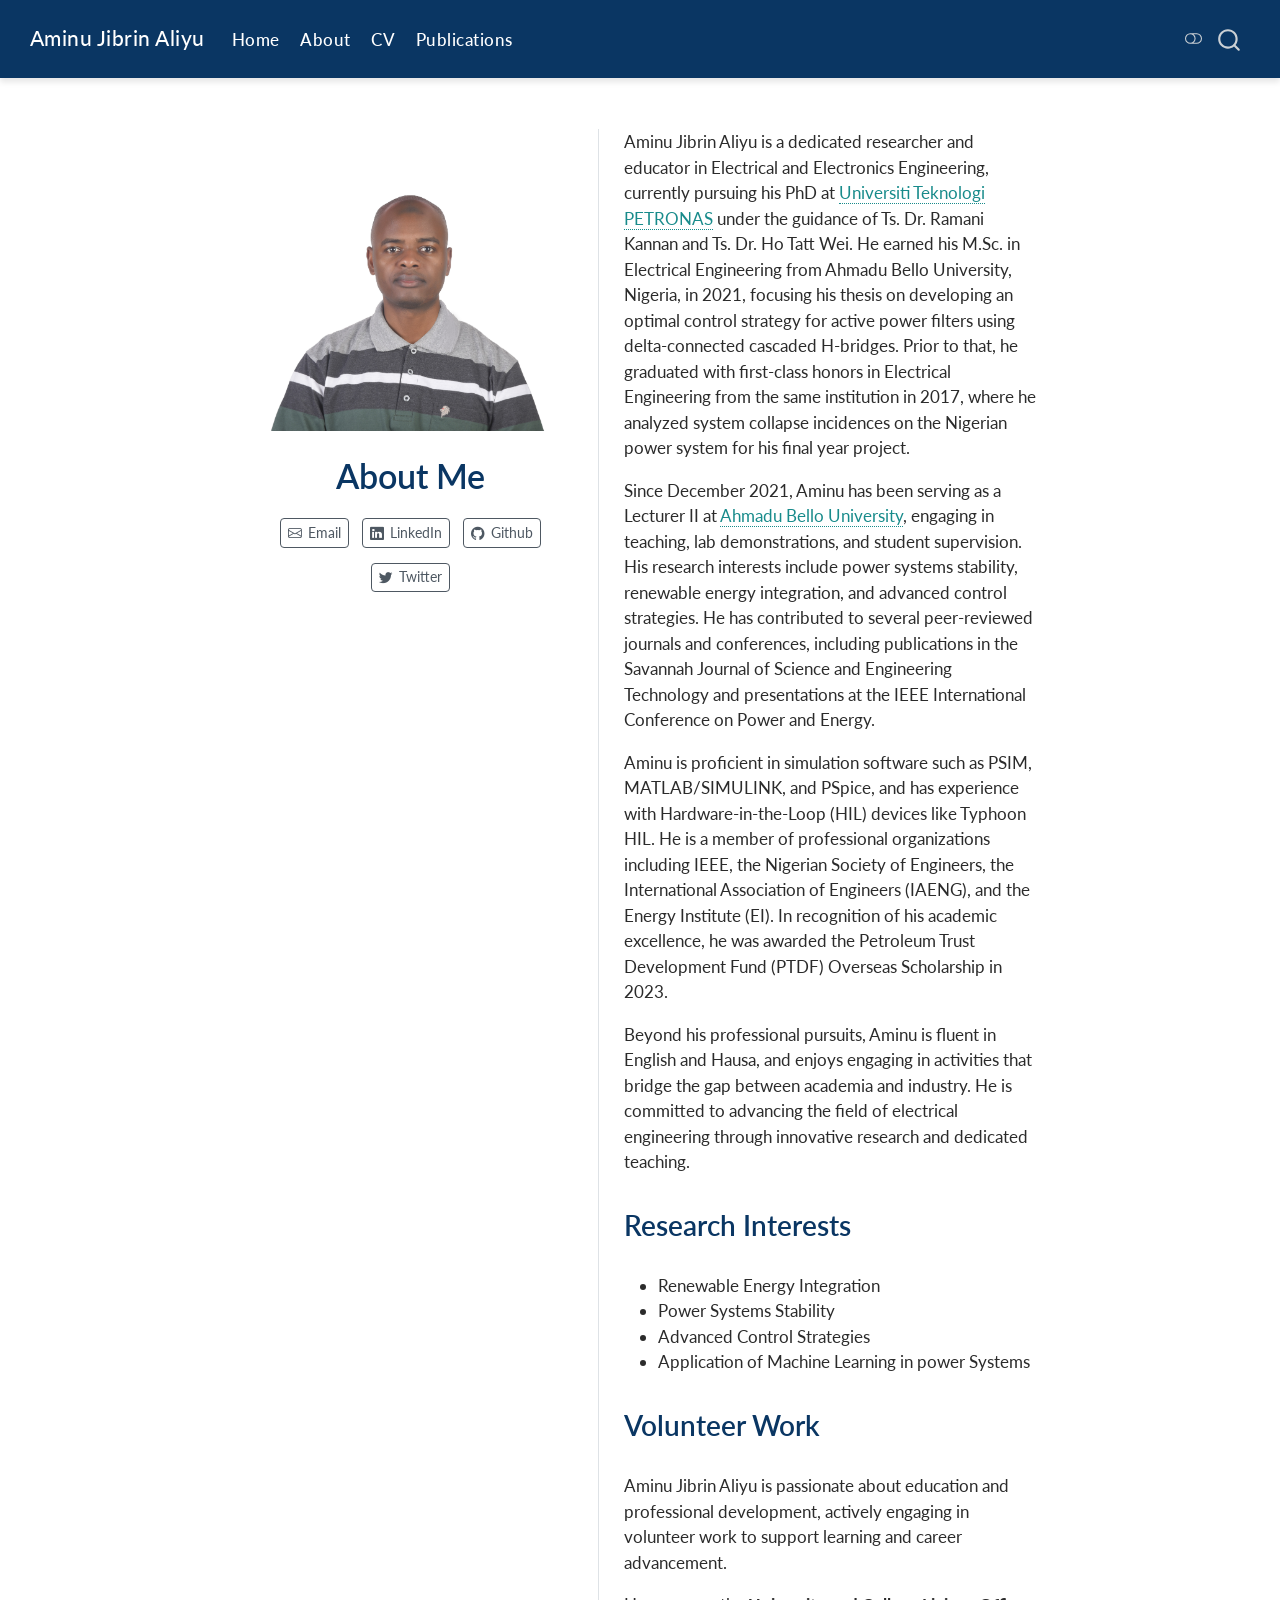
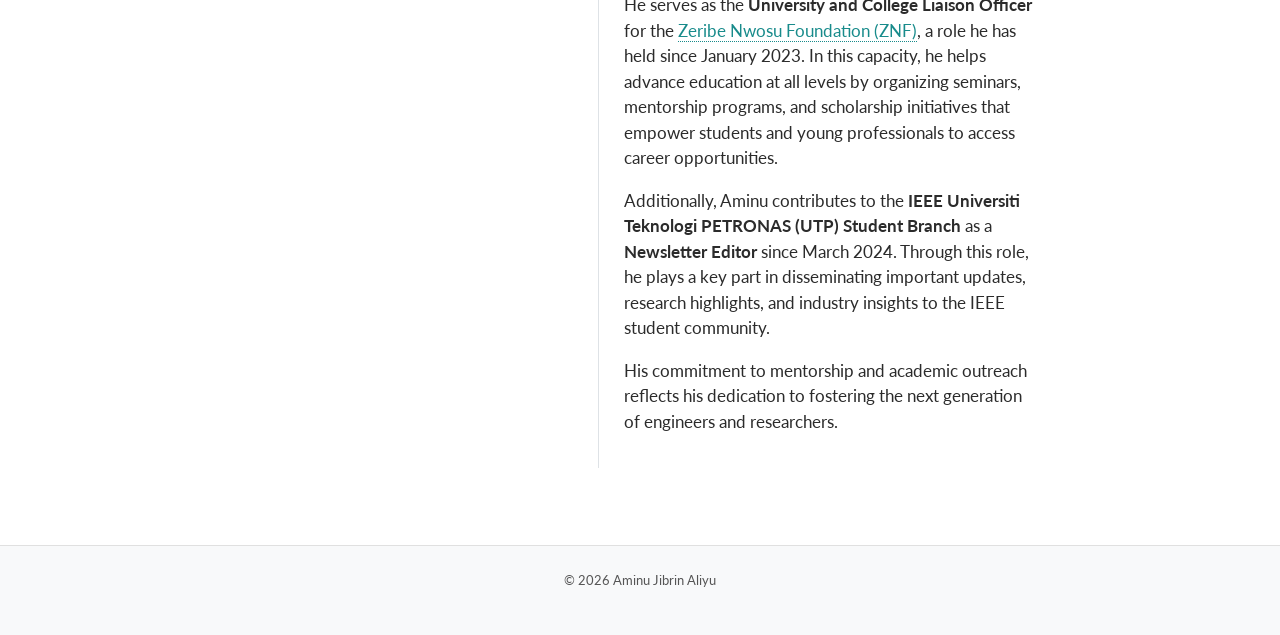
<file: about.html>
<!DOCTYPE html>
<html xmlns="http://www.w3.org/1999/xhtml" lang="en" xml:lang="en"><head>

<meta charset="utf-8">
<meta name="generator" content="quarto-1.9.38">

<meta name="viewport" content="width=device-width, initial-scale=1.0, user-scalable=yes">


<title>About Me – Aminu Jibrin Aliyu</title>
<style>
/* Default styles provided by pandoc.
** See https://pandoc.org/MANUAL.html#variables-for-html for config info.
*/
code{white-space: pre-wrap;}
span.smallcaps{font-variant: small-caps;}
div.columns{display: flex; gap: min(4vw, 1.5em);}
div.column{flex: auto; overflow-x: auto;}
div.hanging-indent{margin-left: 1.5em; text-indent: -1.5em;}
ul.task-list{list-style: none;}
ul.task-list li input[type="checkbox"] {
  width: 0.8em;
  margin: 0 0.8em 0.2em -1em; /* quarto-specific, see https://github.com/quarto-dev/quarto-cli/issues/4556 */ 
  vertical-align: middle;
}
</style>


<script src="site_libs/quarto-nav/quarto-nav.js"></script>
<script src="site_libs/quarto-nav/headroom.min.js"></script>
<script src="site_libs/clipboard/clipboard.min.js"></script>
<script src="site_libs/quarto-search/autocomplete.umd.js"></script>
<script src="site_libs/quarto-search/fuse.min.js"></script>
<script src="site_libs/quarto-search/quarto-search.js"></script>
<meta name="quarto:offset" content="./">
<script src="site_libs/quarto-html/quarto.js" type="module"></script>
<script src="site_libs/quarto-html/tabsets/tabsets.js" type="module"></script>
<script src="site_libs/quarto-html/popper.min.js"></script>
<script src="site_libs/quarto-html/tippy.umd.min.js"></script>
<link href="site_libs/quarto-html/tippy.css" rel="stylesheet">
<link href="site_libs/quarto-html/quarto-syntax-highlighting-15634bcf2e68342d4ad2dfa704d543f6.css" rel="stylesheet" class="quarto-color-scheme" id="quarto-text-highlighting-styles">
<link href="site_libs/quarto-html/quarto-syntax-highlighting-dark-0a6b7249c26820e032cb0bd839ff02b1.css" rel="stylesheet" class="quarto-color-scheme quarto-color-alternate" id="quarto-text-highlighting-styles">
<link href="site_libs/quarto-html/quarto-syntax-highlighting-15634bcf2e68342d4ad2dfa704d543f6.css" rel="stylesheet" class="quarto-color-scheme-extra" id="quarto-text-highlighting-styles">
<script src="site_libs/bootstrap/bootstrap.min.js"></script>
<link href="site_libs/bootstrap/bootstrap-icons.css" rel="stylesheet">
<link href="site_libs/bootstrap/bootstrap-5a7edf553ce6f37e40c66d907d0f4061.min.css" rel="stylesheet" append-hash="true" class="quarto-color-scheme" id="quarto-bootstrap" data-mode="light">
<link href="site_libs/bootstrap/bootstrap-dark-bf3f322ac8d240d639fe1d97eccc3f5a.min.css" rel="stylesheet" append-hash="true" class="quarto-color-scheme quarto-color-alternate" id="quarto-bootstrap" data-mode="dark">
<link href="site_libs/bootstrap/bootstrap-5a7edf553ce6f37e40c66d907d0f4061.min.css" rel="stylesheet" append-hash="true" class="quarto-color-scheme-extra" id="quarto-bootstrap" data-mode="light">
<script id="quarto-search-options" type="application/json">{
  "location": "navbar",
  "copy-button": false,
  "collapse-after": 3,
  "panel-placement": "end",
  "type": "overlay",
  "limit": 50,
  "keyboard-shortcut": [
    "f",
    "/",
    "s"
  ],
  "show-item-context": false,
  "language": {
    "search-no-results-text": "No results",
    "search-matching-documents-text": "matching documents",
    "search-copy-link-title": "Copy link to search",
    "search-hide-matches-text": "Hide additional matches",
    "search-more-match-text": "more match in this document",
    "search-more-matches-text": "more matches in this document",
    "search-clear-button-title": "Clear",
    "search-text-placeholder": "",
    "search-detached-cancel-button-title": "Cancel",
    "search-submit-button-title": "Submit",
    "search-label": "Search"
  }
}</script>


<link rel="stylesheet" href="styles.css">
</head>

<body class="nav-fixed fullcontent quarto-light"><script id="quarto-html-before-body" type="application/javascript">
    const toggleBodyColorMode = (bsSheetEl) => {
      const mode = bsSheetEl.getAttribute("data-mode");
      const bodyEl = window.document.querySelector("body");
      if (mode === "dark") {
        bodyEl.classList.add("quarto-dark");
        bodyEl.classList.remove("quarto-light");
      } else {
        bodyEl.classList.add("quarto-light");
        bodyEl.classList.remove("quarto-dark");
      }
    }
    const toggleBodyColorPrimary = () => {
      const bsSheetEl = window.document.querySelector("link#quarto-bootstrap:not([rel=disabled-stylesheet])");
      if (bsSheetEl) {
        toggleBodyColorMode(bsSheetEl);
      }
    }
    const setColorSchemeToggle = (alternate) => {
      const toggles = window.document.querySelectorAll('.quarto-color-scheme-toggle');
      for (let i=0; i < toggles.length; i++) {
        const toggle = toggles[i];
        if (toggle) {
          if (alternate) {
            toggle.classList.add("alternate");
          } else {
            toggle.classList.remove("alternate");
          }
        }
      }
    };
    const toggleColorMode = (alternate) => {
      // Switch the stylesheets
      const primaryStylesheets = window.document.querySelectorAll('link.quarto-color-scheme:not(.quarto-color-alternate)');
      const alternateStylesheets = window.document.querySelectorAll('link.quarto-color-scheme.quarto-color-alternate');
      manageTransitions('#quarto-margin-sidebar .nav-link', false);
      if (alternate) {
        // note: dark is layered on light, we don't disable primary!
        enableStylesheet(alternateStylesheets);
        for (const sheetNode of alternateStylesheets) {
          if (sheetNode.id === "quarto-bootstrap") {
            toggleBodyColorMode(sheetNode);
          }
        }
      } else {
        disableStylesheet(alternateStylesheets);
        enableStylesheet(primaryStylesheets)
        toggleBodyColorPrimary();
      }
      manageTransitions('#quarto-margin-sidebar .nav-link', true);
      // Switch the toggles
      setColorSchemeToggle(alternate)
      // Hack to workaround the fact that safari doesn't
      // properly recolor the scrollbar when toggling (#1455)
      if (navigator.userAgent.indexOf('Safari') > 0 && navigator.userAgent.indexOf('Chrome') == -1) {
        manageTransitions("body", false);
        window.scrollTo(0, 1);
        setTimeout(() => {
          window.scrollTo(0, 0);
          manageTransitions("body", true);
        }, 40);
      }
    }
    const disableStylesheet = (stylesheets) => {
      for (let i=0; i < stylesheets.length; i++) {
        const stylesheet = stylesheets[i];
        stylesheet.rel = 'disabled-stylesheet';
      }
    }
    const enableStylesheet = (stylesheets) => {
      for (let i=0; i < stylesheets.length; i++) {
        const stylesheet = stylesheets[i];
        if(stylesheet.rel !== 'stylesheet') { // for Chrome, which will still FOUC without this check
          stylesheet.rel = 'stylesheet';
        }
      }
    }
    const manageTransitions = (selector, allowTransitions) => {
      const els = window.document.querySelectorAll(selector);
      for (let i=0; i < els.length; i++) {
        const el = els[i];
        if (allowTransitions) {
          el.classList.remove('notransition');
        } else {
          el.classList.add('notransition');
        }
      }
    }
    const isFileUrl = () => {
      return window.location.protocol === 'file:';
    }
    const hasAlternateSentinel = () => {
      let styleSentinel = getColorSchemeSentinel();
      if (styleSentinel !== null) {
        return styleSentinel === "alternate";
      } else {
        return false;
      }
    }
    const setStyleSentinel = (alternate) => {
      const value = alternate ? "alternate" : "default";
      if (!isFileUrl()) {
        window.localStorage.setItem("quarto-color-scheme", value);
      } else {
        localAlternateSentinel = value;
      }
    }
    const getColorSchemeSentinel = () => {
      if (!isFileUrl()) {
        const storageValue = window.localStorage.getItem("quarto-color-scheme");
        return storageValue != null ? storageValue : localAlternateSentinel;
      } else {
        return localAlternateSentinel;
      }
    }
    const toggleGiscusIfUsed = (isAlternate, darkModeDefault) => {
      const baseTheme = document.querySelector('#giscus-base-theme')?.value ?? 'light';
      const alternateTheme = document.querySelector('#giscus-alt-theme')?.value ?? 'dark';
      let newTheme = '';
      if(authorPrefersDark) {
        newTheme = isAlternate ? baseTheme : alternateTheme;
      } else {
        newTheme = isAlternate ? alternateTheme : baseTheme;
      }
      const changeGiscusTheme = () => {
        // From: https://github.com/giscus/giscus/issues/336
        const sendMessage = (message) => {
          const iframe = document.querySelector('iframe.giscus-frame');
          if (!iframe) return;
          iframe.contentWindow.postMessage({ giscus: message }, 'https://giscus.app');
        }
        sendMessage({
          setConfig: {
            theme: newTheme
          }
        });
      }
      const isGiscussLoaded = window.document.querySelector('iframe.giscus-frame') !== null;
      if (isGiscussLoaded) {
        changeGiscusTheme();
      }
    };
    const authorPrefersDark = false;
    const darkModeDefault = authorPrefersDark;
      document.querySelector('link#quarto-text-highlighting-styles.quarto-color-scheme-extra').rel = 'disabled-stylesheet';
      document.querySelector('link#quarto-bootstrap.quarto-color-scheme-extra').rel = 'disabled-stylesheet';
    let localAlternateSentinel = darkModeDefault ? 'alternate' : 'default';
    // Dark / light mode switch
    window.quartoToggleColorScheme = () => {
      // Read the current dark / light value
      let toAlternate = !hasAlternateSentinel();
      toggleColorMode(toAlternate);
      setStyleSentinel(toAlternate);
      toggleGiscusIfUsed(toAlternate, darkModeDefault);
      window.dispatchEvent(new Event('resize'));
    };
    // Switch to dark mode if need be
    if (hasAlternateSentinel()) {
      toggleColorMode(true);
    } else {
      toggleColorMode(false);
    }
  </script>

<div id="quarto-search-results"></div>
  <header id="quarto-header" class="headroom fixed-top">
    <nav class="navbar navbar-expand-lg " data-bs-theme="dark">
      <div class="navbar-container container-fluid">
      <div class="navbar-brand-container mx-auto">
    <a class="navbar-brand" href="./index.html">
    <span class="navbar-title">Aminu Jibrin Aliyu</span>
    </a>
  </div>
            <div id="quarto-search" class="" title="Search"></div>
          <button class="navbar-toggler" type="button" data-bs-toggle="collapse" data-bs-target="#navbarCollapse" aria-controls="navbarCollapse" role="menu" aria-expanded="false" aria-label="Toggle navigation" onclick="if (window.quartoToggleHeadroom) { window.quartoToggleHeadroom(); }">
  <span class="navbar-toggler-icon"></span>
</button>
          <div class="collapse navbar-collapse" id="navbarCollapse">
            <ul class="navbar-nav navbar-nav-scroll me-auto">
  <li class="nav-item">
    <a class="nav-link" href="./index.html"> 
<span class="menu-text">Home</span></a>
  </li>  
  <li class="nav-item">
    <a class="nav-link active" href="./about.html" aria-current="page"> 
<span class="menu-text">About</span></a>
  </li>  
  <li class="nav-item">
    <a class="nav-link" href="./cv.html"> 
<span class="menu-text">CV</span></a>
  </li>  
  <li class="nav-item">
    <a class="nav-link" href="./publications.html"> 
<span class="menu-text">Publications</span></a>
  </li>  
</ul>
          </div> <!-- /navcollapse -->
            <div class="quarto-navbar-tools">
  <a href="" class="quarto-color-scheme-toggle quarto-navigation-tool  px-1" onclick="window.quartoToggleColorScheme(); return false;" title="Toggle dark mode"><i class="bi"></i></a>
</div>
      </div> <!-- /container-fluid -->
    </nav>
</header>
<!-- content -->
<div id="quarto-content" class="quarto-container page-columns page-rows-contents page-layout-article page-navbar">
<!-- sidebar -->
<!-- margin-sidebar -->
    
<!-- main -->
<div class="quarto-about-trestles">
  <div class="about-entity">
    <img src="Amin.jpg" class="about-image
  rounded " style="width: 20em;">
<header id="title-block-header" class="quarto-title-block default">
<div class="quarto-title">
<h1 class="title">About Me</h1>
</div>
<div class="quarto-title-meta">
  </div>
</header>
    <div class="about-links">
  <a href="mailto:ajaliyu@abu.edu.ng" class="about-link" rel="" target="">
    <i class="bi bi-envelope"></i>
     <span class="about-link-text">Email</span>
  </a>
  <a href="https://www.linkedin.com/in/aminujibrinaliyu" class="about-link" rel="" target="">
    <i class="bi bi-linkedin"></i>
     <span class="about-link-text">LinkedIn</span>
  </a>
  <a href="https://github.com/aminujaliyu" class="about-link" rel="" target="">
    <i class="bi bi-github"></i>
     <span class="about-link-text">Github</span>
  </a>
  <a href="https://twitter.com/aminujaliyu" class="about-link" rel="" target="">
    <i class="bi bi-twitter"></i>
     <span class="about-link-text">Twitter</span>
  </a>
</div>
  </div>
  <div class="about-contents"><main class="content" id="quarto-document-content">

<p>Aminu Jibrin Aliyu is a dedicated researcher and educator in Electrical and Electronics Engineering, currently pursuing his PhD at <a href="https://www.utp.edu.my">Universiti Teknologi PETRONAS</a> under the guidance of Ts. Dr.&nbsp;Ramani Kannan and Ts. Dr.&nbsp;Ho Tatt Wei. He earned his M.Sc. in Electrical Engineering from Ahmadu Bello University, Nigeria, in 2021, focusing his thesis on developing an optimal control strategy for active power filters using delta-connected cascaded H-bridges. Prior to that, he graduated with first-class honors in Electrical Engineering from the same institution in 2017, where he analyzed system collapse incidences on the Nigerian power system for his final year project.</p>
<p>Since December 2021, Aminu has been serving as a Lecturer II at <a href="https://www.abu.edu.ng">Ahmadu Bello University</a>, engaging in teaching, lab demonstrations, and student supervision. His research interests include power systems stability, renewable energy integration, and advanced control strategies. He has contributed to several peer-reviewed journals and conferences, including publications in the Savannah Journal of Science and Engineering Technology and presentations at the IEEE International Conference on Power and Energy.</p>
<p>Aminu is proficient in simulation software such as PSIM, MATLAB/SIMULINK, and PSpice, and has experience with Hardware-in-the-Loop (HIL) devices like Typhoon HIL. He is a member of professional organizations including IEEE, the Nigerian Society of Engineers, the International Association of Engineers (IAENG), and the Energy Institute (EI). In recognition of his academic excellence, he was awarded the Petroleum Trust Development Fund (PTDF) Overseas Scholarship in 2023.</p>
<p>Beyond his professional pursuits, Aminu is fluent in English and Hausa, and enjoys engaging in activities that bridge the gap between academia and industry. He is committed to advancing the field of electrical engineering through innovative research and dedicated teaching.</p>
<section id="research-interests" class="level2">
<h2 data-anchor-id="research-interests">Research Interests</h2>
<ul>
<li>Renewable Energy Integration</li>
<li>Power Systems Stability</li>
<li>Advanced Control Strategies</li>
<li>Application of Machine Learning in power Systems</li>
</ul>
</section>
<section id="volunteer-work" class="level2">
<h2 data-anchor-id="volunteer-work">Volunteer Work</h2>
<p>Aminu Jibrin Aliyu is passionate about education and professional development, actively engaging in volunteer work to support learning and career advancement.</p>
<p>He serves as the <strong>University and College Liaison Officer</strong> for the <a href="https://znwosufoundation.org">Zeribe Nwosu Foundation (ZNF)</a>, a role he has held since January 2023. In this capacity, he helps advance education at all levels by organizing seminars, mentorship programs, and scholarship initiatives that empower students and young professionals to access career opportunities.</p>
<p>Additionally, Aminu contributes to the <strong>IEEE Universiti Teknologi PETRONAS (UTP) Student Branch</strong> as a <strong>Newsletter Editor</strong> since March 2024. Through this role, he plays a key part in disseminating important updates, research highlights, and industry insights to the IEEE student community.</p>
<p>His commitment to mentorship and academic outreach reflects his dedication to fostering the next generation of engineers and researchers.</p>


</section>
</main></div>
</div>
 <!-- /main -->
<script id="quarto-html-after-body" type="application/javascript">
  window.document.addEventListener("DOMContentLoaded", function (event) {
    // Ensure there is a toggle, if there isn't float one in the top right
    if (window.document.querySelector('.quarto-color-scheme-toggle') === null) {
      const a = window.document.createElement('a');
      a.classList.add('top-right');
      a.classList.add('quarto-color-scheme-toggle');
      a.href = "";
      a.onclick = function() { try { window.quartoToggleColorScheme(); } catch {} return false; };
      const i = window.document.createElement("i");
      i.classList.add('bi');
      a.appendChild(i);
      window.document.body.appendChild(a);
    }
    setColorSchemeToggle(hasAlternateSentinel())
    const isCodeAnnotation = (el) => {
      for (const clz of el.classList) {
        if (clz.startsWith('code-annotation-')) {                     
          return true;
        }
      }
      return false;
    }
    const onCopySuccess = function(e) {
      // button target
      const button = e.trigger;
      // don't keep focus
      button.blur();
      // flash "checked"
      button.classList.add('code-copy-button-checked');
      var currentTitle = button.getAttribute("title");
      button.setAttribute("title", "Copied!");
      let tooltip;
      if (window.bootstrap) {
        button.setAttribute("data-bs-toggle", "tooltip");
        button.setAttribute("data-bs-placement", "left");
        button.setAttribute("data-bs-title", "Copied!");
        tooltip = new bootstrap.Tooltip(button, 
          { trigger: "manual", 
            customClass: "code-copy-button-tooltip",
            offset: [0, -8]});
        tooltip.show();    
      }
      setTimeout(function() {
        if (tooltip) {
          tooltip.hide();
          button.removeAttribute("data-bs-title");
          button.removeAttribute("data-bs-toggle");
          button.removeAttribute("data-bs-placement");
        }
        button.setAttribute("title", currentTitle);
        button.classList.remove('code-copy-button-checked');
      }, 1000);
      // clear code selection
      e.clearSelection();
    }
    const getTextToCopy = function(trigger) {
      const outerScaffold = trigger.parentElement.cloneNode(true);
      const codeEl = outerScaffold.querySelector('code');
      for (const childEl of codeEl.children) {
        if (isCodeAnnotation(childEl)) {
          childEl.remove();
        }
      }
      return codeEl.innerText;
    }
    const clipboard = new window.ClipboardJS('.code-copy-button:not([data-in-quarto-modal])', {
      text: getTextToCopy
    });
    clipboard.on('success', onCopySuccess);
    if (window.document.getElementById('quarto-embedded-source-code-modal')) {
      const clipboardModal = new window.ClipboardJS('.code-copy-button[data-in-quarto-modal]', {
        text: getTextToCopy,
        container: window.document.getElementById('quarto-embedded-source-code-modal')
      });
      clipboardModal.on('success', onCopySuccess);
    }
      var localhostRegex = new RegExp(/^(?:http|https):\/\/localhost\:?[0-9]*\//);
      var mailtoRegex = new RegExp(/^mailto:/);
        var filterRegex = new RegExp("https:\/\/aminujaliyu\.github\.io\/");
      var isInternal = (href) => {
          return filterRegex.test(href) || localhostRegex.test(href) || mailtoRegex.test(href);
      }
      // Inspect non-navigation links and adorn them if external
     var links = window.document.querySelectorAll('a[href]:not(.nav-link):not(.navbar-brand):not(.toc-action):not(.sidebar-link):not(.sidebar-item-toggle):not(.pagination-link):not(.no-external):not([aria-hidden]):not(.dropdown-item):not(.quarto-navigation-tool):not(.about-link)');
      for (var i=0; i<links.length; i++) {
        const link = links[i];
        if (!isInternal(link.href)) {
          // undo the damage that might have been done by quarto-nav.js in the case of
          // links that we want to consider external
          if (link.dataset.originalHref !== undefined) {
            link.href = link.dataset.originalHref;
          }
        }
      }
    function tippyHover(el, contentFn, onTriggerFn, onUntriggerFn) {
      const config = {
        allowHTML: true,
        maxWidth: 500,
        delay: 100,
        arrow: false,
        appendTo: function(el) {
            return el.parentElement;
        },
        interactive: true,
        interactiveBorder: 10,
        theme: 'quarto',
        placement: 'bottom-start',
      };
      if (contentFn) {
        config.content = contentFn;
      }
      if (onTriggerFn) {
        config.onTrigger = onTriggerFn;
      }
      if (onUntriggerFn) {
        config.onUntrigger = onUntriggerFn;
      }
      window.tippy(el, config); 
    }
    const noterefs = window.document.querySelectorAll('a[role="doc-noteref"]');
    for (var i=0; i<noterefs.length; i++) {
      const ref = noterefs[i];
      tippyHover(ref, function() {
        // use id or data attribute instead here
        let href = ref.getAttribute('data-footnote-href') || ref.getAttribute('href');
        try { href = new URL(href).hash; } catch {}
        const id = href.replace(/^#\/?/, "");
        const note = window.document.getElementById(id);
        if (note) {
          return note.innerHTML;
        } else {
          return "";
        }
      });
    }
    const xrefs = window.document.querySelectorAll('a.quarto-xref');
    const processXRef = (id, note) => {
      // Strip column container classes
      const stripColumnClz = (el) => {
        el.classList.remove("page-full", "page-columns");
        if (el.children) {
          for (const child of el.children) {
            stripColumnClz(child);
          }
        }
      }
      stripColumnClz(note)
      if (id === null || id.startsWith('sec-')) {
        // Special case sections, only their first couple elements
        const container = document.createElement("div");
        if (note.children && note.children.length > 2) {
          container.appendChild(note.children[0].cloneNode(true));
          for (let i = 1; i < note.children.length; i++) {
            const child = note.children[i];
            if (child.tagName === "P" && child.innerText === "") {
              continue;
            } else {
              container.appendChild(child.cloneNode(true));
              break;
            }
          }
          if (window.Quarto?.typesetMath) {
            window.Quarto.typesetMath(container);
          }
          return container.innerHTML
        } else {
          if (window.Quarto?.typesetMath) {
            window.Quarto.typesetMath(note);
          }
          return note.innerHTML;
        }
      } else {
        // Remove any anchor links if they are present
        const anchorLink = note.querySelector('a.anchorjs-link');
        if (anchorLink) {
          anchorLink.remove();
        }
        if (window.Quarto?.typesetMath) {
          window.Quarto.typesetMath(note);
        }
        if (note.classList.contains("callout")) {
          return note.outerHTML;
        } else {
          return note.innerHTML;
        }
      }
    }
    for (var i=0; i<xrefs.length; i++) {
      const xref = xrefs[i];
      tippyHover(xref, undefined, function(instance) {
        instance.disable();
        let url = xref.getAttribute('href');
        let hash = undefined; 
        if (url.startsWith('#')) {
          hash = url;
        } else {
          try { hash = new URL(url).hash; } catch {}
        }
        if (hash) {
          const id = hash.replace(/^#\/?/, "");
          const note = window.document.getElementById(id);
          if (note !== null) {
            try {
              const html = processXRef(id, note.cloneNode(true));
              instance.setContent(html);
            } finally {
              instance.enable();
              instance.show();
            }
          } else {
            // See if we can fetch this
            fetch(url.split('#')[0])
            .then(res => res.text())
            .then(html => {
              const parser = new DOMParser();
              const htmlDoc = parser.parseFromString(html, "text/html");
              const note = htmlDoc.getElementById(id);
              if (note !== null) {
                const html = processXRef(id, note);
                instance.setContent(html);
              } 
            }).finally(() => {
              instance.enable();
              instance.show();
            });
          }
        } else {
          // See if we can fetch a full url (with no hash to target)
          // This is a special case and we should probably do some content thinning / targeting
          fetch(url)
          .then(res => res.text())
          .then(html => {
            const parser = new DOMParser();
            const htmlDoc = parser.parseFromString(html, "text/html");
            const note = htmlDoc.querySelector('main.content');
            if (note !== null) {
              // This should only happen for chapter cross references
              // (since there is no id in the URL)
              // remove the first header
              if (note.children.length > 0 && note.children[0].tagName === "HEADER") {
                note.children[0].remove();
              }
              const html = processXRef(null, note);
              instance.setContent(html);
            } 
          }).finally(() => {
            instance.enable();
            instance.show();
          });
        }
      }, function(instance) {
      });
    }
        let selectedAnnoteEl;
        const selectorForAnnotation = ( cell, annotation) => {
          let cellAttr = 'data-code-cell="' + cell + '"';
          let lineAttr = 'data-code-annotation="' +  annotation + '"';
          const selector = 'span[' + cellAttr + '][' + lineAttr + ']';
          return selector;
        }
        const selectCodeLines = (annoteEl) => {
          const doc = window.document;
          const targetCell = annoteEl.getAttribute("data-target-cell");
          const targetAnnotation = annoteEl.getAttribute("data-target-annotation");
          const annoteSpan = window.document.querySelector(selectorForAnnotation(targetCell, targetAnnotation));
          const lines = annoteSpan.getAttribute("data-code-lines").split(",");
          const lineIds = lines.map((line) => {
            return targetCell + "-" + line;
          })
          let top = null;
          let height = null;
          let parent = null;
          if (lineIds.length > 0) {
              //compute the position of the single el (top and bottom and make a div)
              const el = window.document.getElementById(lineIds[0]);
              top = el.offsetTop;
              height = el.offsetHeight;
              parent = el.parentElement.parentElement;
            if (lineIds.length > 1) {
              const lastEl = window.document.getElementById(lineIds[lineIds.length - 1]);
              const bottom = lastEl.offsetTop + lastEl.offsetHeight;
              height = bottom - top;
            }
            if (top !== null && height !== null && parent !== null) {
              // cook up a div (if necessary) and position it 
              let div = window.document.getElementById("code-annotation-line-highlight");
              if (div === null) {
                div = window.document.createElement("div");
                div.setAttribute("id", "code-annotation-line-highlight");
                div.style.position = 'absolute';
                parent.appendChild(div);
              }
              div.style.top = top - 2 + "px";
              div.style.height = height + 4 + "px";
              div.style.left = 0;
              let gutterDiv = window.document.getElementById("code-annotation-line-highlight-gutter");
              if (gutterDiv === null) {
                gutterDiv = window.document.createElement("div");
                gutterDiv.setAttribute("id", "code-annotation-line-highlight-gutter");
                gutterDiv.style.position = 'absolute';
                const codeCell = window.document.getElementById(targetCell);
                const gutter = codeCell.querySelector('.code-annotation-gutter');
                gutter.appendChild(gutterDiv);
              }
              gutterDiv.style.top = top - 2 + "px";
              gutterDiv.style.height = height + 4 + "px";
            }
            selectedAnnoteEl = annoteEl;
          }
        };
        const unselectCodeLines = () => {
          const elementsIds = ["code-annotation-line-highlight", "code-annotation-line-highlight-gutter"];
          elementsIds.forEach((elId) => {
            const div = window.document.getElementById(elId);
            if (div) {
              div.remove();
            }
          });
          selectedAnnoteEl = undefined;
        };
          // Handle positioning of the toggle
      window.addEventListener(
        "resize",
        throttle(() => {
          elRect = undefined;
          if (selectedAnnoteEl) {
            selectCodeLines(selectedAnnoteEl);
          }
        }, 10)
      );
      function throttle(fn, ms) {
      let throttle = false;
      let timer;
        return (...args) => {
          if(!throttle) { // first call gets through
              fn.apply(this, args);
              throttle = true;
          } else { // all the others get throttled
              if(timer) clearTimeout(timer); // cancel #2
              timer = setTimeout(() => {
                fn.apply(this, args);
                timer = throttle = false;
              }, ms);
          }
        };
      }
        // Attach click handler to the DT
        const annoteDls = window.document.querySelectorAll('dt[data-target-cell]');
        for (const annoteDlNode of annoteDls) {
          annoteDlNode.addEventListener('click', (event) => {
            const clickedEl = event.target;
            if (clickedEl !== selectedAnnoteEl) {
              unselectCodeLines();
              const activeEl = window.document.querySelector('dt[data-target-cell].code-annotation-active');
              if (activeEl) {
                activeEl.classList.remove('code-annotation-active');
              }
              selectCodeLines(clickedEl);
              clickedEl.classList.add('code-annotation-active');
            } else {
              // Unselect the line
              unselectCodeLines();
              clickedEl.classList.remove('code-annotation-active');
            }
          });
        }
    const findCites = (el) => {
      const parentEl = el.parentElement;
      if (parentEl) {
        const cites = parentEl.dataset.cites;
        if (cites) {
          return {
            el,
            cites: cites.split(' ')
          };
        } else {
          return findCites(el.parentElement)
        }
      } else {
        return undefined;
      }
    };
    var bibliorefs = window.document.querySelectorAll('a[role="doc-biblioref"]');
    for (var i=0; i<bibliorefs.length; i++) {
      const ref = bibliorefs[i];
      const citeInfo = findCites(ref);
      if (citeInfo) {
        tippyHover(citeInfo.el, function() {
          var popup = window.document.createElement('div');
          citeInfo.cites.forEach(function(cite) {
            var citeDiv = window.document.createElement('div');
            citeDiv.classList.add('hanging-indent');
            citeDiv.classList.add('csl-entry');
            var biblioDiv = window.document.getElementById('ref-' + cite);
            if (biblioDiv) {
              citeDiv.innerHTML = biblioDiv.innerHTML;
            }
            popup.appendChild(citeDiv);
          });
          return popup.innerHTML;
        });
      }
    }
  });
  </script>
</div> <!-- /content -->
<footer class="footer">
  <div class="nav-footer">
    <div class="nav-footer-left">
      &nbsp;
    </div>   
    <div class="nav-footer-center">
<p>© 2026 Aminu Jibrin Aliyu</p>
</div>
    <div class="nav-footer-right">
      &nbsp;
    </div>
  </div>
</footer>




</body></html>
</file>
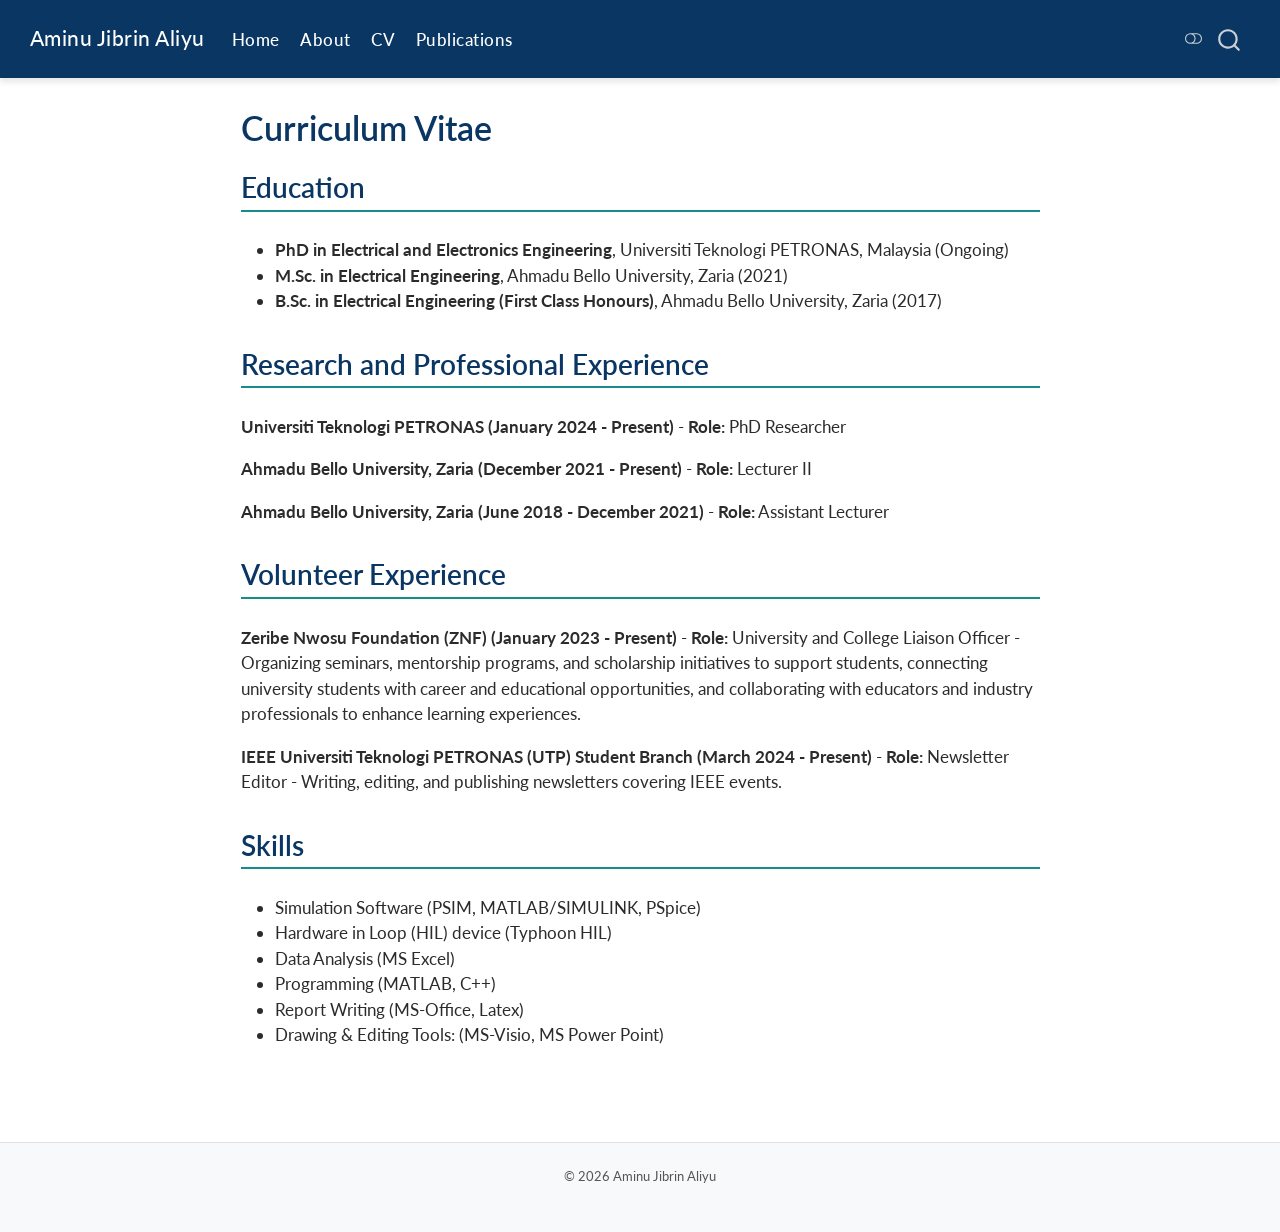
<file: cv.html>
<!DOCTYPE html>
<html xmlns="http://www.w3.org/1999/xhtml" lang="en" xml:lang="en"><head>

<meta charset="utf-8">
<meta name="generator" content="quarto-1.9.38">

<meta name="viewport" content="width=device-width, initial-scale=1.0, user-scalable=yes">


<title>Curriculum Vitae – Aminu Jibrin Aliyu</title>
<style>
/* Default styles provided by pandoc.
** See https://pandoc.org/MANUAL.html#variables-for-html for config info.
*/
code{white-space: pre-wrap;}
span.smallcaps{font-variant: small-caps;}
div.columns{display: flex; gap: min(4vw, 1.5em);}
div.column{flex: auto; overflow-x: auto;}
div.hanging-indent{margin-left: 1.5em; text-indent: -1.5em;}
ul.task-list{list-style: none;}
ul.task-list li input[type="checkbox"] {
  width: 0.8em;
  margin: 0 0.8em 0.2em -1em; /* quarto-specific, see https://github.com/quarto-dev/quarto-cli/issues/4556 */ 
  vertical-align: middle;
}
</style>


<script src="site_libs/quarto-nav/quarto-nav.js"></script>
<script src="site_libs/quarto-nav/headroom.min.js"></script>
<script src="site_libs/clipboard/clipboard.min.js"></script>
<script src="site_libs/quarto-search/autocomplete.umd.js"></script>
<script src="site_libs/quarto-search/fuse.min.js"></script>
<script src="site_libs/quarto-search/quarto-search.js"></script>
<meta name="quarto:offset" content="./">
<script src="site_libs/quarto-html/quarto.js" type="module"></script>
<script src="site_libs/quarto-html/tabsets/tabsets.js" type="module"></script>
<script src="site_libs/quarto-html/popper.min.js"></script>
<script src="site_libs/quarto-html/tippy.umd.min.js"></script>
<script src="site_libs/quarto-html/anchor.min.js"></script>
<link href="site_libs/quarto-html/tippy.css" rel="stylesheet">
<link href="site_libs/quarto-html/quarto-syntax-highlighting-15634bcf2e68342d4ad2dfa704d543f6.css" rel="stylesheet" class="quarto-color-scheme" id="quarto-text-highlighting-styles">
<link href="site_libs/quarto-html/quarto-syntax-highlighting-dark-0a6b7249c26820e032cb0bd839ff02b1.css" rel="stylesheet" class="quarto-color-scheme quarto-color-alternate" id="quarto-text-highlighting-styles">
<link href="site_libs/quarto-html/quarto-syntax-highlighting-15634bcf2e68342d4ad2dfa704d543f6.css" rel="stylesheet" class="quarto-color-scheme-extra" id="quarto-text-highlighting-styles">
<script src="site_libs/bootstrap/bootstrap.min.js"></script>
<link href="site_libs/bootstrap/bootstrap-icons.css" rel="stylesheet">
<link href="site_libs/bootstrap/bootstrap-5a7edf553ce6f37e40c66d907d0f4061.min.css" rel="stylesheet" append-hash="true" class="quarto-color-scheme" id="quarto-bootstrap" data-mode="light">
<link href="site_libs/bootstrap/bootstrap-dark-bf3f322ac8d240d639fe1d97eccc3f5a.min.css" rel="stylesheet" append-hash="true" class="quarto-color-scheme quarto-color-alternate" id="quarto-bootstrap" data-mode="dark">
<link href="site_libs/bootstrap/bootstrap-5a7edf553ce6f37e40c66d907d0f4061.min.css" rel="stylesheet" append-hash="true" class="quarto-color-scheme-extra" id="quarto-bootstrap" data-mode="light">
<script id="quarto-search-options" type="application/json">{
  "location": "navbar",
  "copy-button": false,
  "collapse-after": 3,
  "panel-placement": "end",
  "type": "overlay",
  "limit": 50,
  "keyboard-shortcut": [
    "f",
    "/",
    "s"
  ],
  "show-item-context": false,
  "language": {
    "search-no-results-text": "No results",
    "search-matching-documents-text": "matching documents",
    "search-copy-link-title": "Copy link to search",
    "search-hide-matches-text": "Hide additional matches",
    "search-more-match-text": "more match in this document",
    "search-more-matches-text": "more matches in this document",
    "search-clear-button-title": "Clear",
    "search-text-placeholder": "",
    "search-detached-cancel-button-title": "Cancel",
    "search-submit-button-title": "Submit",
    "search-label": "Search"
  }
}</script>


<link rel="stylesheet" href="styles.css">
</head>

<body class="nav-fixed fullcontent quarto-light"><script id="quarto-html-before-body" type="application/javascript">
    const toggleBodyColorMode = (bsSheetEl) => {
      const mode = bsSheetEl.getAttribute("data-mode");
      const bodyEl = window.document.querySelector("body");
      if (mode === "dark") {
        bodyEl.classList.add("quarto-dark");
        bodyEl.classList.remove("quarto-light");
      } else {
        bodyEl.classList.add("quarto-light");
        bodyEl.classList.remove("quarto-dark");
      }
    }
    const toggleBodyColorPrimary = () => {
      const bsSheetEl = window.document.querySelector("link#quarto-bootstrap:not([rel=disabled-stylesheet])");
      if (bsSheetEl) {
        toggleBodyColorMode(bsSheetEl);
      }
    }
    const setColorSchemeToggle = (alternate) => {
      const toggles = window.document.querySelectorAll('.quarto-color-scheme-toggle');
      for (let i=0; i < toggles.length; i++) {
        const toggle = toggles[i];
        if (toggle) {
          if (alternate) {
            toggle.classList.add("alternate");
          } else {
            toggle.classList.remove("alternate");
          }
        }
      }
    };
    const toggleColorMode = (alternate) => {
      // Switch the stylesheets
      const primaryStylesheets = window.document.querySelectorAll('link.quarto-color-scheme:not(.quarto-color-alternate)');
      const alternateStylesheets = window.document.querySelectorAll('link.quarto-color-scheme.quarto-color-alternate');
      manageTransitions('#quarto-margin-sidebar .nav-link', false);
      if (alternate) {
        // note: dark is layered on light, we don't disable primary!
        enableStylesheet(alternateStylesheets);
        for (const sheetNode of alternateStylesheets) {
          if (sheetNode.id === "quarto-bootstrap") {
            toggleBodyColorMode(sheetNode);
          }
        }
      } else {
        disableStylesheet(alternateStylesheets);
        enableStylesheet(primaryStylesheets)
        toggleBodyColorPrimary();
      }
      manageTransitions('#quarto-margin-sidebar .nav-link', true);
      // Switch the toggles
      setColorSchemeToggle(alternate)
      // Hack to workaround the fact that safari doesn't
      // properly recolor the scrollbar when toggling (#1455)
      if (navigator.userAgent.indexOf('Safari') > 0 && navigator.userAgent.indexOf('Chrome') == -1) {
        manageTransitions("body", false);
        window.scrollTo(0, 1);
        setTimeout(() => {
          window.scrollTo(0, 0);
          manageTransitions("body", true);
        }, 40);
      }
    }
    const disableStylesheet = (stylesheets) => {
      for (let i=0; i < stylesheets.length; i++) {
        const stylesheet = stylesheets[i];
        stylesheet.rel = 'disabled-stylesheet';
      }
    }
    const enableStylesheet = (stylesheets) => {
      for (let i=0; i < stylesheets.length; i++) {
        const stylesheet = stylesheets[i];
        if(stylesheet.rel !== 'stylesheet') { // for Chrome, which will still FOUC without this check
          stylesheet.rel = 'stylesheet';
        }
      }
    }
    const manageTransitions = (selector, allowTransitions) => {
      const els = window.document.querySelectorAll(selector);
      for (let i=0; i < els.length; i++) {
        const el = els[i];
        if (allowTransitions) {
          el.classList.remove('notransition');
        } else {
          el.classList.add('notransition');
        }
      }
    }
    const isFileUrl = () => {
      return window.location.protocol === 'file:';
    }
    const hasAlternateSentinel = () => {
      let styleSentinel = getColorSchemeSentinel();
      if (styleSentinel !== null) {
        return styleSentinel === "alternate";
      } else {
        return false;
      }
    }
    const setStyleSentinel = (alternate) => {
      const value = alternate ? "alternate" : "default";
      if (!isFileUrl()) {
        window.localStorage.setItem("quarto-color-scheme", value);
      } else {
        localAlternateSentinel = value;
      }
    }
    const getColorSchemeSentinel = () => {
      if (!isFileUrl()) {
        const storageValue = window.localStorage.getItem("quarto-color-scheme");
        return storageValue != null ? storageValue : localAlternateSentinel;
      } else {
        return localAlternateSentinel;
      }
    }
    const toggleGiscusIfUsed = (isAlternate, darkModeDefault) => {
      const baseTheme = document.querySelector('#giscus-base-theme')?.value ?? 'light';
      const alternateTheme = document.querySelector('#giscus-alt-theme')?.value ?? 'dark';
      let newTheme = '';
      if(authorPrefersDark) {
        newTheme = isAlternate ? baseTheme : alternateTheme;
      } else {
        newTheme = isAlternate ? alternateTheme : baseTheme;
      }
      const changeGiscusTheme = () => {
        // From: https://github.com/giscus/giscus/issues/336
        const sendMessage = (message) => {
          const iframe = document.querySelector('iframe.giscus-frame');
          if (!iframe) return;
          iframe.contentWindow.postMessage({ giscus: message }, 'https://giscus.app');
        }
        sendMessage({
          setConfig: {
            theme: newTheme
          }
        });
      }
      const isGiscussLoaded = window.document.querySelector('iframe.giscus-frame') !== null;
      if (isGiscussLoaded) {
        changeGiscusTheme();
      }
    };
    const authorPrefersDark = false;
    const darkModeDefault = authorPrefersDark;
      document.querySelector('link#quarto-text-highlighting-styles.quarto-color-scheme-extra').rel = 'disabled-stylesheet';
      document.querySelector('link#quarto-bootstrap.quarto-color-scheme-extra').rel = 'disabled-stylesheet';
    let localAlternateSentinel = darkModeDefault ? 'alternate' : 'default';
    // Dark / light mode switch
    window.quartoToggleColorScheme = () => {
      // Read the current dark / light value
      let toAlternate = !hasAlternateSentinel();
      toggleColorMode(toAlternate);
      setStyleSentinel(toAlternate);
      toggleGiscusIfUsed(toAlternate, darkModeDefault);
      window.dispatchEvent(new Event('resize'));
    };
    // Switch to dark mode if need be
    if (hasAlternateSentinel()) {
      toggleColorMode(true);
    } else {
      toggleColorMode(false);
    }
  </script>

<div id="quarto-search-results"></div>
  <header id="quarto-header" class="headroom fixed-top">
    <nav class="navbar navbar-expand-lg " data-bs-theme="dark">
      <div class="navbar-container container-fluid">
      <div class="navbar-brand-container mx-auto">
    <a class="navbar-brand" href="./index.html">
    <span class="navbar-title">Aminu Jibrin Aliyu</span>
    </a>
  </div>
            <div id="quarto-search" class="" title="Search"></div>
          <button class="navbar-toggler" type="button" data-bs-toggle="collapse" data-bs-target="#navbarCollapse" aria-controls="navbarCollapse" role="menu" aria-expanded="false" aria-label="Toggle navigation" onclick="if (window.quartoToggleHeadroom) { window.quartoToggleHeadroom(); }">
  <span class="navbar-toggler-icon"></span>
</button>
          <div class="collapse navbar-collapse" id="navbarCollapse">
            <ul class="navbar-nav navbar-nav-scroll me-auto">
  <li class="nav-item">
    <a class="nav-link" href="./index.html"> 
<span class="menu-text">Home</span></a>
  </li>  
  <li class="nav-item">
    <a class="nav-link" href="./about.html"> 
<span class="menu-text">About</span></a>
  </li>  
  <li class="nav-item">
    <a class="nav-link active" href="./cv.html" aria-current="page"> 
<span class="menu-text">CV</span></a>
  </li>  
  <li class="nav-item">
    <a class="nav-link" href="./publications.html"> 
<span class="menu-text">Publications</span></a>
  </li>  
</ul>
          </div> <!-- /navcollapse -->
            <div class="quarto-navbar-tools">
  <a href="" class="quarto-color-scheme-toggle quarto-navigation-tool  px-1" onclick="window.quartoToggleColorScheme(); return false;" title="Toggle dark mode"><i class="bi"></i></a>
</div>
      </div> <!-- /container-fluid -->
    </nav>
</header>
<!-- content -->
<div id="quarto-content" class="quarto-container page-columns page-rows-contents page-layout-article page-navbar">
<!-- sidebar -->
<!-- margin-sidebar -->
    
<!-- main -->
<main class="content" id="quarto-document-content">


<header id="title-block-header" class="quarto-title-block default">
<div class="quarto-title">
<h1 class="title">Curriculum Vitae</h1>
</div>



<div class="quarto-title-meta">

    
  
    
  </div>
  


</header>


<section id="education" class="level2">
<h2 class="anchored" data-anchor-id="education">Education</h2>
<ul>
<li><strong>PhD in Electrical and Electronics Engineering</strong>, Universiti Teknologi PETRONAS, Malaysia (Ongoing)</li>
<li><strong>M.Sc. in Electrical Engineering</strong>, Ahmadu Bello University, Zaria (2021)</li>
<li><strong>B.Sc. in Electrical Engineering (First Class Honours)</strong>, Ahmadu Bello University, Zaria (2017)</li>
</ul>
</section>
<section id="research-and-professional-experience" class="level2">
<h2 class="anchored" data-anchor-id="research-and-professional-experience">Research and Professional Experience</h2>
<p><strong>Universiti Teknologi PETRONAS (January 2024 - Present)</strong> - <strong>Role:</strong> PhD Researcher</p>
<p><strong>Ahmadu Bello University, Zaria (December 2021 - Present)</strong> - <strong>Role:</strong> Lecturer II</p>
<p><strong>Ahmadu Bello University, Zaria (June 2018 - December 2021)</strong> - <strong>Role:</strong> Assistant Lecturer</p>
</section>
<section id="volunteer-experience" class="level2">
<h2 class="anchored" data-anchor-id="volunteer-experience">Volunteer Experience</h2>
<p><strong>Zeribe Nwosu Foundation (ZNF) (January 2023 - Present)</strong> - <strong>Role:</strong> University and College Liaison Officer - Organizing seminars, mentorship programs, and scholarship initiatives to support students, connecting university students with career and educational opportunities, and collaborating with educators and industry professionals to enhance learning experiences.</p>
<p><strong>IEEE Universiti Teknologi PETRONAS (UTP) Student Branch (March 2024 - Present)</strong> - <strong>Role:</strong> Newsletter Editor - Writing, editing, and publishing newsletters covering IEEE events.</p>
</section>
<section id="skills" class="level2">
<h2 class="anchored" data-anchor-id="skills">Skills</h2>
<ul>
<li>Simulation Software (PSIM, MATLAB/SIMULINK, PSpice)</li>
<li>Hardware in Loop (HIL) device (Typhoon HIL)</li>
<li>Data Analysis (MS Excel)</li>
<li>Programming (MATLAB, C++)</li>
<li>Report Writing (MS-Office, Latex)<br>
</li>
<li>Drawing &amp; Editing Tools: (MS-Visio, MS Power Point)</li>
</ul>


</section>

</main> <!-- /main -->
<script id="quarto-html-after-body" type="application/javascript">
  window.document.addEventListener("DOMContentLoaded", function (event) {
    // Ensure there is a toggle, if there isn't float one in the top right
    if (window.document.querySelector('.quarto-color-scheme-toggle') === null) {
      const a = window.document.createElement('a');
      a.classList.add('top-right');
      a.classList.add('quarto-color-scheme-toggle');
      a.href = "";
      a.onclick = function() { try { window.quartoToggleColorScheme(); } catch {} return false; };
      const i = window.document.createElement("i");
      i.classList.add('bi');
      a.appendChild(i);
      window.document.body.appendChild(a);
    }
    setColorSchemeToggle(hasAlternateSentinel())
    const icon = "";
    const anchorJS = new window.AnchorJS();
    anchorJS.options = {
      placement: 'right',
      icon: icon
    };
    anchorJS.add('.anchored');
    const isCodeAnnotation = (el) => {
      for (const clz of el.classList) {
        if (clz.startsWith('code-annotation-')) {                     
          return true;
        }
      }
      return false;
    }
    const onCopySuccess = function(e) {
      // button target
      const button = e.trigger;
      // don't keep focus
      button.blur();
      // flash "checked"
      button.classList.add('code-copy-button-checked');
      var currentTitle = button.getAttribute("title");
      button.setAttribute("title", "Copied!");
      let tooltip;
      if (window.bootstrap) {
        button.setAttribute("data-bs-toggle", "tooltip");
        button.setAttribute("data-bs-placement", "left");
        button.setAttribute("data-bs-title", "Copied!");
        tooltip = new bootstrap.Tooltip(button, 
          { trigger: "manual", 
            customClass: "code-copy-button-tooltip",
            offset: [0, -8]});
        tooltip.show();    
      }
      setTimeout(function() {
        if (tooltip) {
          tooltip.hide();
          button.removeAttribute("data-bs-title");
          button.removeAttribute("data-bs-toggle");
          button.removeAttribute("data-bs-placement");
        }
        button.setAttribute("title", currentTitle);
        button.classList.remove('code-copy-button-checked');
      }, 1000);
      // clear code selection
      e.clearSelection();
    }
    const getTextToCopy = function(trigger) {
      const outerScaffold = trigger.parentElement.cloneNode(true);
      const codeEl = outerScaffold.querySelector('code');
      for (const childEl of codeEl.children) {
        if (isCodeAnnotation(childEl)) {
          childEl.remove();
        }
      }
      return codeEl.innerText;
    }
    const clipboard = new window.ClipboardJS('.code-copy-button:not([data-in-quarto-modal])', {
      text: getTextToCopy
    });
    clipboard.on('success', onCopySuccess);
    if (window.document.getElementById('quarto-embedded-source-code-modal')) {
      const clipboardModal = new window.ClipboardJS('.code-copy-button[data-in-quarto-modal]', {
        text: getTextToCopy,
        container: window.document.getElementById('quarto-embedded-source-code-modal')
      });
      clipboardModal.on('success', onCopySuccess);
    }
      var localhostRegex = new RegExp(/^(?:http|https):\/\/localhost\:?[0-9]*\//);
      var mailtoRegex = new RegExp(/^mailto:/);
        var filterRegex = new RegExp("https:\/\/aminujaliyu\.github\.io\/");
      var isInternal = (href) => {
          return filterRegex.test(href) || localhostRegex.test(href) || mailtoRegex.test(href);
      }
      // Inspect non-navigation links and adorn them if external
     var links = window.document.querySelectorAll('a[href]:not(.nav-link):not(.navbar-brand):not(.toc-action):not(.sidebar-link):not(.sidebar-item-toggle):not(.pagination-link):not(.no-external):not([aria-hidden]):not(.dropdown-item):not(.quarto-navigation-tool):not(.about-link)');
      for (var i=0; i<links.length; i++) {
        const link = links[i];
        if (!isInternal(link.href)) {
          // undo the damage that might have been done by quarto-nav.js in the case of
          // links that we want to consider external
          if (link.dataset.originalHref !== undefined) {
            link.href = link.dataset.originalHref;
          }
        }
      }
    function tippyHover(el, contentFn, onTriggerFn, onUntriggerFn) {
      const config = {
        allowHTML: true,
        maxWidth: 500,
        delay: 100,
        arrow: false,
        appendTo: function(el) {
            return el.parentElement;
        },
        interactive: true,
        interactiveBorder: 10,
        theme: 'quarto',
        placement: 'bottom-start',
      };
      if (contentFn) {
        config.content = contentFn;
      }
      if (onTriggerFn) {
        config.onTrigger = onTriggerFn;
      }
      if (onUntriggerFn) {
        config.onUntrigger = onUntriggerFn;
      }
      window.tippy(el, config); 
    }
    const noterefs = window.document.querySelectorAll('a[role="doc-noteref"]');
    for (var i=0; i<noterefs.length; i++) {
      const ref = noterefs[i];
      tippyHover(ref, function() {
        // use id or data attribute instead here
        let href = ref.getAttribute('data-footnote-href') || ref.getAttribute('href');
        try { href = new URL(href).hash; } catch {}
        const id = href.replace(/^#\/?/, "");
        const note = window.document.getElementById(id);
        if (note) {
          return note.innerHTML;
        } else {
          return "";
        }
      });
    }
    const xrefs = window.document.querySelectorAll('a.quarto-xref');
    const processXRef = (id, note) => {
      // Strip column container classes
      const stripColumnClz = (el) => {
        el.classList.remove("page-full", "page-columns");
        if (el.children) {
          for (const child of el.children) {
            stripColumnClz(child);
          }
        }
      }
      stripColumnClz(note)
      if (id === null || id.startsWith('sec-')) {
        // Special case sections, only their first couple elements
        const container = document.createElement("div");
        if (note.children && note.children.length > 2) {
          container.appendChild(note.children[0].cloneNode(true));
          for (let i = 1; i < note.children.length; i++) {
            const child = note.children[i];
            if (child.tagName === "P" && child.innerText === "") {
              continue;
            } else {
              container.appendChild(child.cloneNode(true));
              break;
            }
          }
          if (window.Quarto?.typesetMath) {
            window.Quarto.typesetMath(container);
          }
          return container.innerHTML
        } else {
          if (window.Quarto?.typesetMath) {
            window.Quarto.typesetMath(note);
          }
          return note.innerHTML;
        }
      } else {
        // Remove any anchor links if they are present
        const anchorLink = note.querySelector('a.anchorjs-link');
        if (anchorLink) {
          anchorLink.remove();
        }
        if (window.Quarto?.typesetMath) {
          window.Quarto.typesetMath(note);
        }
        if (note.classList.contains("callout")) {
          return note.outerHTML;
        } else {
          return note.innerHTML;
        }
      }
    }
    for (var i=0; i<xrefs.length; i++) {
      const xref = xrefs[i];
      tippyHover(xref, undefined, function(instance) {
        instance.disable();
        let url = xref.getAttribute('href');
        let hash = undefined; 
        if (url.startsWith('#')) {
          hash = url;
        } else {
          try { hash = new URL(url).hash; } catch {}
        }
        if (hash) {
          const id = hash.replace(/^#\/?/, "");
          const note = window.document.getElementById(id);
          if (note !== null) {
            try {
              const html = processXRef(id, note.cloneNode(true));
              instance.setContent(html);
            } finally {
              instance.enable();
              instance.show();
            }
          } else {
            // See if we can fetch this
            fetch(url.split('#')[0])
            .then(res => res.text())
            .then(html => {
              const parser = new DOMParser();
              const htmlDoc = parser.parseFromString(html, "text/html");
              const note = htmlDoc.getElementById(id);
              if (note !== null) {
                const html = processXRef(id, note);
                instance.setContent(html);
              } 
            }).finally(() => {
              instance.enable();
              instance.show();
            });
          }
        } else {
          // See if we can fetch a full url (with no hash to target)
          // This is a special case and we should probably do some content thinning / targeting
          fetch(url)
          .then(res => res.text())
          .then(html => {
            const parser = new DOMParser();
            const htmlDoc = parser.parseFromString(html, "text/html");
            const note = htmlDoc.querySelector('main.content');
            if (note !== null) {
              // This should only happen for chapter cross references
              // (since there is no id in the URL)
              // remove the first header
              if (note.children.length > 0 && note.children[0].tagName === "HEADER") {
                note.children[0].remove();
              }
              const html = processXRef(null, note);
              instance.setContent(html);
            } 
          }).finally(() => {
            instance.enable();
            instance.show();
          });
        }
      }, function(instance) {
      });
    }
        let selectedAnnoteEl;
        const selectorForAnnotation = ( cell, annotation) => {
          let cellAttr = 'data-code-cell="' + cell + '"';
          let lineAttr = 'data-code-annotation="' +  annotation + '"';
          const selector = 'span[' + cellAttr + '][' + lineAttr + ']';
          return selector;
        }
        const selectCodeLines = (annoteEl) => {
          const doc = window.document;
          const targetCell = annoteEl.getAttribute("data-target-cell");
          const targetAnnotation = annoteEl.getAttribute("data-target-annotation");
          const annoteSpan = window.document.querySelector(selectorForAnnotation(targetCell, targetAnnotation));
          const lines = annoteSpan.getAttribute("data-code-lines").split(",");
          const lineIds = lines.map((line) => {
            return targetCell + "-" + line;
          })
          let top = null;
          let height = null;
          let parent = null;
          if (lineIds.length > 0) {
              //compute the position of the single el (top and bottom and make a div)
              const el = window.document.getElementById(lineIds[0]);
              top = el.offsetTop;
              height = el.offsetHeight;
              parent = el.parentElement.parentElement;
            if (lineIds.length > 1) {
              const lastEl = window.document.getElementById(lineIds[lineIds.length - 1]);
              const bottom = lastEl.offsetTop + lastEl.offsetHeight;
              height = bottom - top;
            }
            if (top !== null && height !== null && parent !== null) {
              // cook up a div (if necessary) and position it 
              let div = window.document.getElementById("code-annotation-line-highlight");
              if (div === null) {
                div = window.document.createElement("div");
                div.setAttribute("id", "code-annotation-line-highlight");
                div.style.position = 'absolute';
                parent.appendChild(div);
              }
              div.style.top = top - 2 + "px";
              div.style.height = height + 4 + "px";
              div.style.left = 0;
              let gutterDiv = window.document.getElementById("code-annotation-line-highlight-gutter");
              if (gutterDiv === null) {
                gutterDiv = window.document.createElement("div");
                gutterDiv.setAttribute("id", "code-annotation-line-highlight-gutter");
                gutterDiv.style.position = 'absolute';
                const codeCell = window.document.getElementById(targetCell);
                const gutter = codeCell.querySelector('.code-annotation-gutter');
                gutter.appendChild(gutterDiv);
              }
              gutterDiv.style.top = top - 2 + "px";
              gutterDiv.style.height = height + 4 + "px";
            }
            selectedAnnoteEl = annoteEl;
          }
        };
        const unselectCodeLines = () => {
          const elementsIds = ["code-annotation-line-highlight", "code-annotation-line-highlight-gutter"];
          elementsIds.forEach((elId) => {
            const div = window.document.getElementById(elId);
            if (div) {
              div.remove();
            }
          });
          selectedAnnoteEl = undefined;
        };
          // Handle positioning of the toggle
      window.addEventListener(
        "resize",
        throttle(() => {
          elRect = undefined;
          if (selectedAnnoteEl) {
            selectCodeLines(selectedAnnoteEl);
          }
        }, 10)
      );
      function throttle(fn, ms) {
      let throttle = false;
      let timer;
        return (...args) => {
          if(!throttle) { // first call gets through
              fn.apply(this, args);
              throttle = true;
          } else { // all the others get throttled
              if(timer) clearTimeout(timer); // cancel #2
              timer = setTimeout(() => {
                fn.apply(this, args);
                timer = throttle = false;
              }, ms);
          }
        };
      }
        // Attach click handler to the DT
        const annoteDls = window.document.querySelectorAll('dt[data-target-cell]');
        for (const annoteDlNode of annoteDls) {
          annoteDlNode.addEventListener('click', (event) => {
            const clickedEl = event.target;
            if (clickedEl !== selectedAnnoteEl) {
              unselectCodeLines();
              const activeEl = window.document.querySelector('dt[data-target-cell].code-annotation-active');
              if (activeEl) {
                activeEl.classList.remove('code-annotation-active');
              }
              selectCodeLines(clickedEl);
              clickedEl.classList.add('code-annotation-active');
            } else {
              // Unselect the line
              unselectCodeLines();
              clickedEl.classList.remove('code-annotation-active');
            }
          });
        }
    const findCites = (el) => {
      const parentEl = el.parentElement;
      if (parentEl) {
        const cites = parentEl.dataset.cites;
        if (cites) {
          return {
            el,
            cites: cites.split(' ')
          };
        } else {
          return findCites(el.parentElement)
        }
      } else {
        return undefined;
      }
    };
    var bibliorefs = window.document.querySelectorAll('a[role="doc-biblioref"]');
    for (var i=0; i<bibliorefs.length; i++) {
      const ref = bibliorefs[i];
      const citeInfo = findCites(ref);
      if (citeInfo) {
        tippyHover(citeInfo.el, function() {
          var popup = window.document.createElement('div');
          citeInfo.cites.forEach(function(cite) {
            var citeDiv = window.document.createElement('div');
            citeDiv.classList.add('hanging-indent');
            citeDiv.classList.add('csl-entry');
            var biblioDiv = window.document.getElementById('ref-' + cite);
            if (biblioDiv) {
              citeDiv.innerHTML = biblioDiv.innerHTML;
            }
            popup.appendChild(citeDiv);
          });
          return popup.innerHTML;
        });
      }
    }
  });
  </script>
</div> <!-- /content -->
<footer class="footer">
  <div class="nav-footer">
    <div class="nav-footer-left">
      &nbsp;
    </div>   
    <div class="nav-footer-center">
<p>© 2026 Aminu Jibrin Aliyu</p>
</div>
    <div class="nav-footer-right">
      &nbsp;
    </div>
  </div>
</footer>




</body></html>
</file>
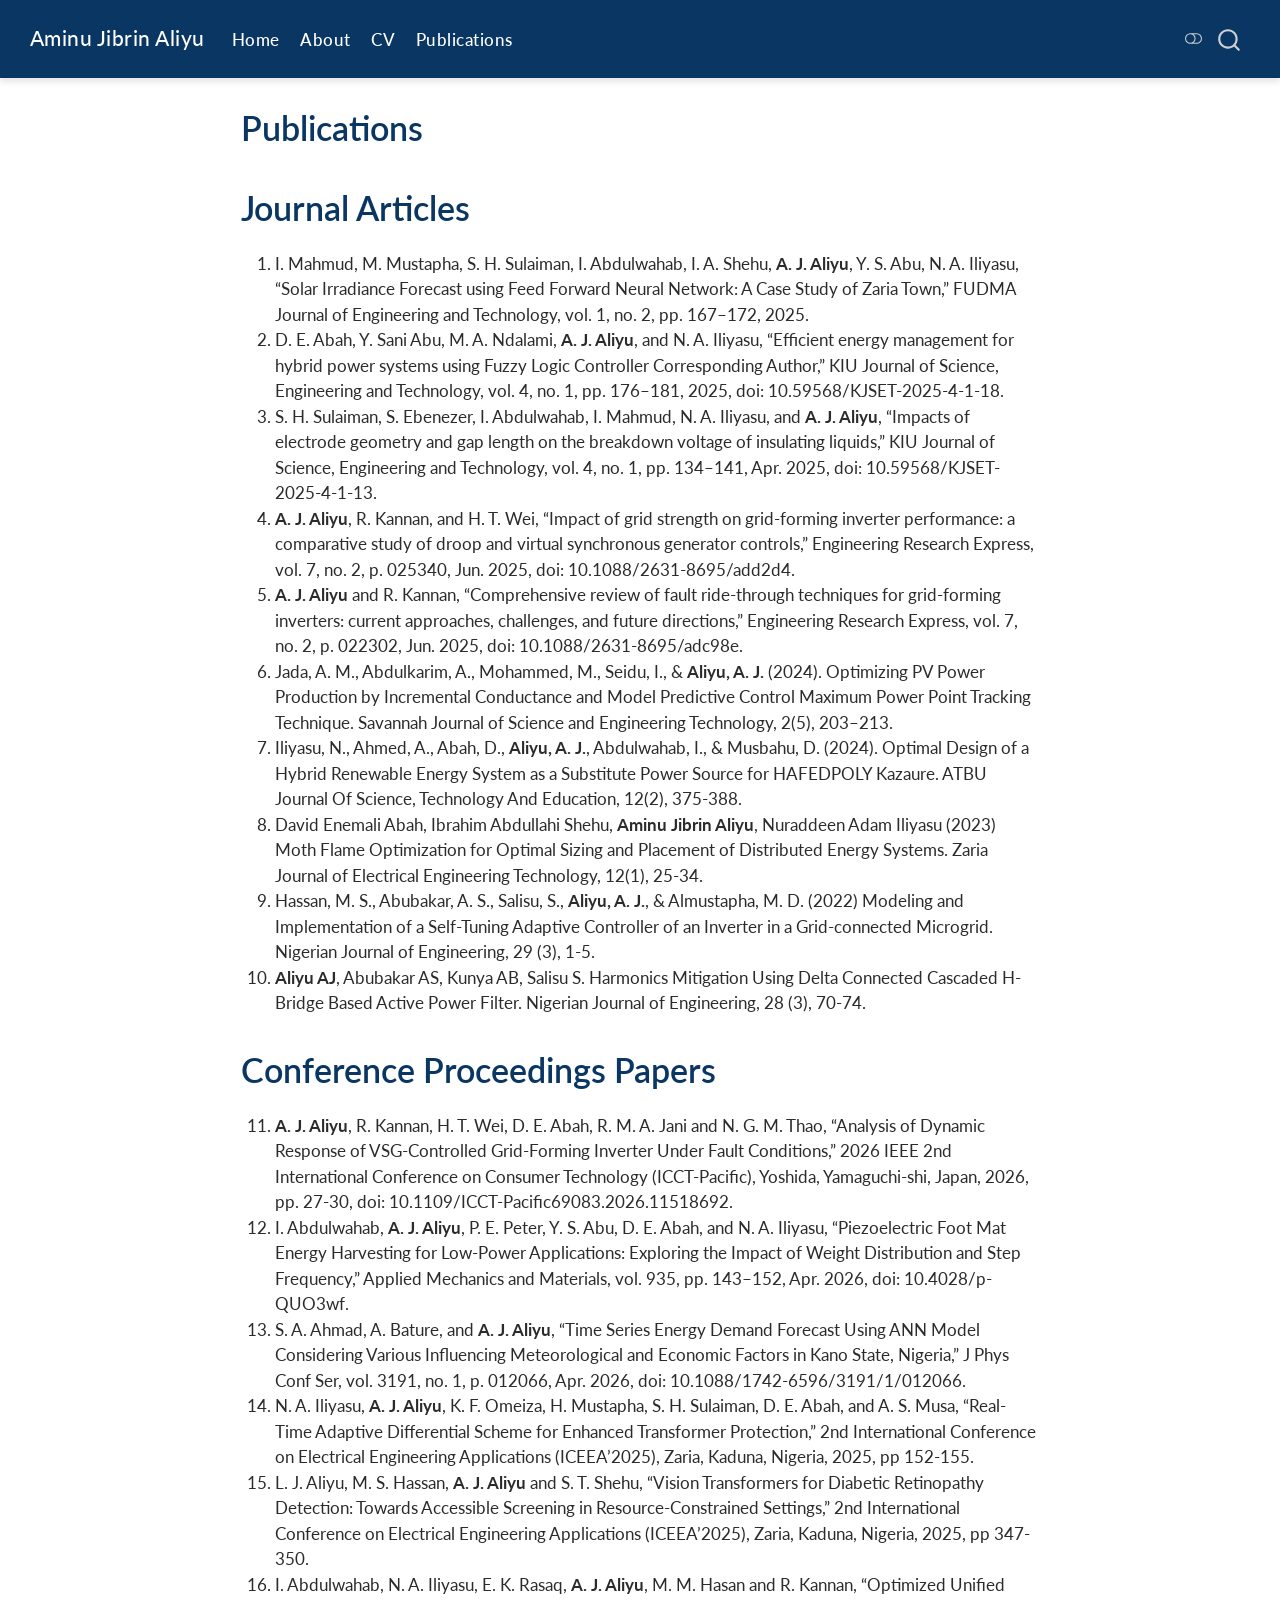
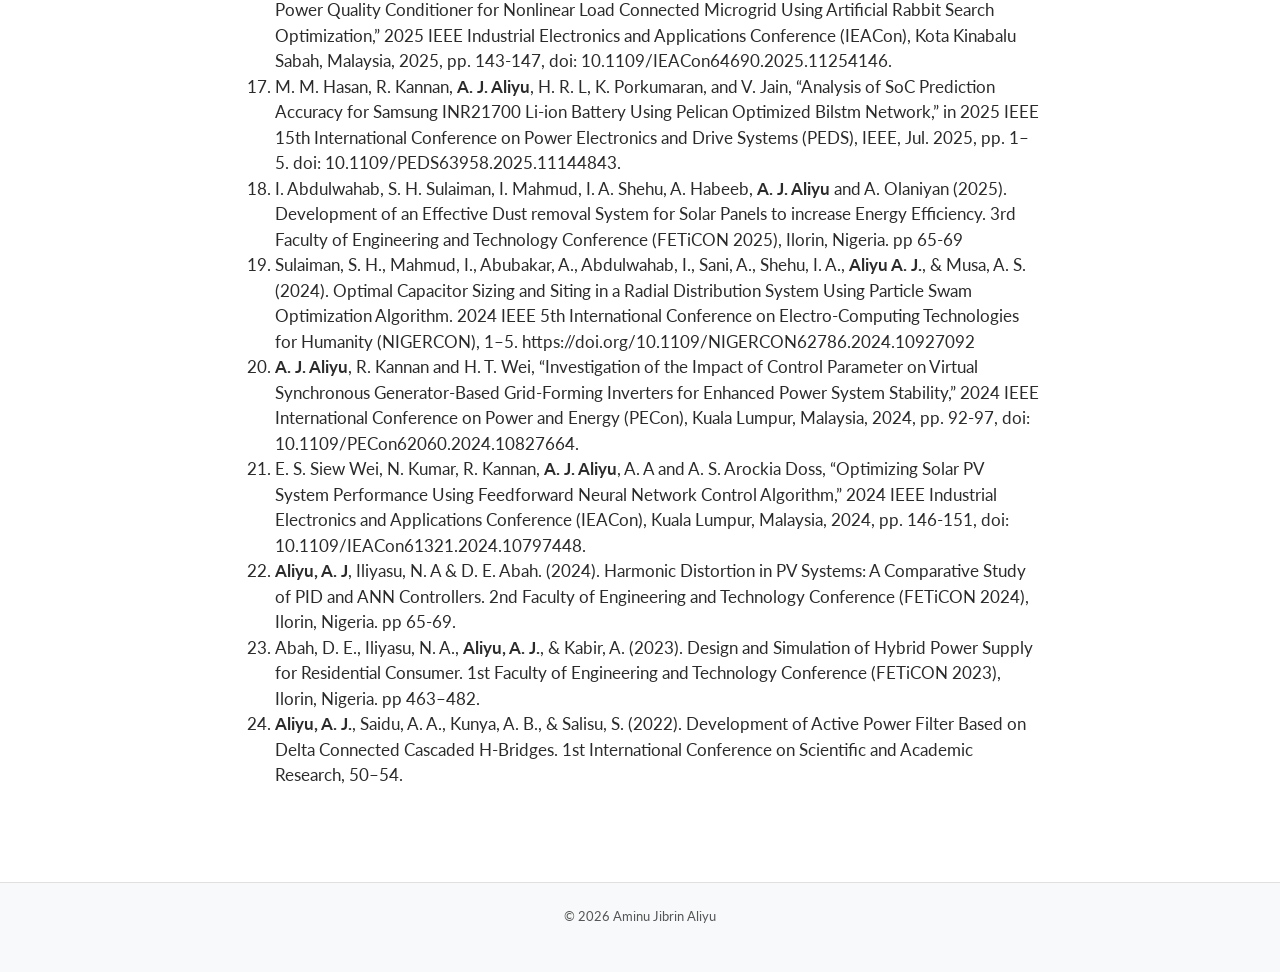
<file: publications.html>
<!DOCTYPE html>
<html xmlns="http://www.w3.org/1999/xhtml" lang="en" xml:lang="en"><head>

<meta charset="utf-8">
<meta name="generator" content="quarto-1.9.38">

<meta name="viewport" content="width=device-width, initial-scale=1.0, user-scalable=yes">


<title>Publications – Aminu Jibrin Aliyu</title>
<style>
/* Default styles provided by pandoc.
** See https://pandoc.org/MANUAL.html#variables-for-html for config info.
*/
code{white-space: pre-wrap;}
span.smallcaps{font-variant: small-caps;}
div.columns{display: flex; gap: min(4vw, 1.5em);}
div.column{flex: auto; overflow-x: auto;}
div.hanging-indent{margin-left: 1.5em; text-indent: -1.5em;}
ul.task-list{list-style: none;}
ul.task-list li input[type="checkbox"] {
  width: 0.8em;
  margin: 0 0.8em 0.2em -1em; /* quarto-specific, see https://github.com/quarto-dev/quarto-cli/issues/4556 */ 
  vertical-align: middle;
}
</style>


<script src="site_libs/quarto-nav/quarto-nav.js"></script>
<script src="site_libs/quarto-nav/headroom.min.js"></script>
<script src="site_libs/clipboard/clipboard.min.js"></script>
<script src="site_libs/quarto-search/autocomplete.umd.js"></script>
<script src="site_libs/quarto-search/fuse.min.js"></script>
<script src="site_libs/quarto-search/quarto-search.js"></script>
<meta name="quarto:offset" content="./">
<script src="site_libs/quarto-html/quarto.js" type="module"></script>
<script src="site_libs/quarto-html/tabsets/tabsets.js" type="module"></script>
<script src="site_libs/quarto-html/popper.min.js"></script>
<script src="site_libs/quarto-html/tippy.umd.min.js"></script>
<script src="site_libs/quarto-html/anchor.min.js"></script>
<link href="site_libs/quarto-html/tippy.css" rel="stylesheet">
<link href="site_libs/quarto-html/quarto-syntax-highlighting-15634bcf2e68342d4ad2dfa704d543f6.css" rel="stylesheet" class="quarto-color-scheme" id="quarto-text-highlighting-styles">
<link href="site_libs/quarto-html/quarto-syntax-highlighting-dark-0a6b7249c26820e032cb0bd839ff02b1.css" rel="stylesheet" class="quarto-color-scheme quarto-color-alternate" id="quarto-text-highlighting-styles">
<link href="site_libs/quarto-html/quarto-syntax-highlighting-15634bcf2e68342d4ad2dfa704d543f6.css" rel="stylesheet" class="quarto-color-scheme-extra" id="quarto-text-highlighting-styles">
<script src="site_libs/bootstrap/bootstrap.min.js"></script>
<link href="site_libs/bootstrap/bootstrap-icons.css" rel="stylesheet">
<link href="site_libs/bootstrap/bootstrap-5a7edf553ce6f37e40c66d907d0f4061.min.css" rel="stylesheet" append-hash="true" class="quarto-color-scheme" id="quarto-bootstrap" data-mode="light">
<link href="site_libs/bootstrap/bootstrap-dark-bf3f322ac8d240d639fe1d97eccc3f5a.min.css" rel="stylesheet" append-hash="true" class="quarto-color-scheme quarto-color-alternate" id="quarto-bootstrap" data-mode="dark">
<link href="site_libs/bootstrap/bootstrap-5a7edf553ce6f37e40c66d907d0f4061.min.css" rel="stylesheet" append-hash="true" class="quarto-color-scheme-extra" id="quarto-bootstrap" data-mode="light">
<script id="quarto-search-options" type="application/json">{
  "location": "navbar",
  "copy-button": false,
  "collapse-after": 3,
  "panel-placement": "end",
  "type": "overlay",
  "limit": 50,
  "keyboard-shortcut": [
    "f",
    "/",
    "s"
  ],
  "show-item-context": false,
  "language": {
    "search-no-results-text": "No results",
    "search-matching-documents-text": "matching documents",
    "search-copy-link-title": "Copy link to search",
    "search-hide-matches-text": "Hide additional matches",
    "search-more-match-text": "more match in this document",
    "search-more-matches-text": "more matches in this document",
    "search-clear-button-title": "Clear",
    "search-text-placeholder": "",
    "search-detached-cancel-button-title": "Cancel",
    "search-submit-button-title": "Submit",
    "search-label": "Search"
  }
}</script>


<link rel="stylesheet" href="styles.css">
</head>

<body class="nav-fixed fullcontent quarto-light"><script id="quarto-html-before-body" type="application/javascript">
    const toggleBodyColorMode = (bsSheetEl) => {
      const mode = bsSheetEl.getAttribute("data-mode");
      const bodyEl = window.document.querySelector("body");
      if (mode === "dark") {
        bodyEl.classList.add("quarto-dark");
        bodyEl.classList.remove("quarto-light");
      } else {
        bodyEl.classList.add("quarto-light");
        bodyEl.classList.remove("quarto-dark");
      }
    }
    const toggleBodyColorPrimary = () => {
      const bsSheetEl = window.document.querySelector("link#quarto-bootstrap:not([rel=disabled-stylesheet])");
      if (bsSheetEl) {
        toggleBodyColorMode(bsSheetEl);
      }
    }
    const setColorSchemeToggle = (alternate) => {
      const toggles = window.document.querySelectorAll('.quarto-color-scheme-toggle');
      for (let i=0; i < toggles.length; i++) {
        const toggle = toggles[i];
        if (toggle) {
          if (alternate) {
            toggle.classList.add("alternate");
          } else {
            toggle.classList.remove("alternate");
          }
        }
      }
    };
    const toggleColorMode = (alternate) => {
      // Switch the stylesheets
      const primaryStylesheets = window.document.querySelectorAll('link.quarto-color-scheme:not(.quarto-color-alternate)');
      const alternateStylesheets = window.document.querySelectorAll('link.quarto-color-scheme.quarto-color-alternate');
      manageTransitions('#quarto-margin-sidebar .nav-link', false);
      if (alternate) {
        // note: dark is layered on light, we don't disable primary!
        enableStylesheet(alternateStylesheets);
        for (const sheetNode of alternateStylesheets) {
          if (sheetNode.id === "quarto-bootstrap") {
            toggleBodyColorMode(sheetNode);
          }
        }
      } else {
        disableStylesheet(alternateStylesheets);
        enableStylesheet(primaryStylesheets)
        toggleBodyColorPrimary();
      }
      manageTransitions('#quarto-margin-sidebar .nav-link', true);
      // Switch the toggles
      setColorSchemeToggle(alternate)
      // Hack to workaround the fact that safari doesn't
      // properly recolor the scrollbar when toggling (#1455)
      if (navigator.userAgent.indexOf('Safari') > 0 && navigator.userAgent.indexOf('Chrome') == -1) {
        manageTransitions("body", false);
        window.scrollTo(0, 1);
        setTimeout(() => {
          window.scrollTo(0, 0);
          manageTransitions("body", true);
        }, 40);
      }
    }
    const disableStylesheet = (stylesheets) => {
      for (let i=0; i < stylesheets.length; i++) {
        const stylesheet = stylesheets[i];
        stylesheet.rel = 'disabled-stylesheet';
      }
    }
    const enableStylesheet = (stylesheets) => {
      for (let i=0; i < stylesheets.length; i++) {
        const stylesheet = stylesheets[i];
        if(stylesheet.rel !== 'stylesheet') { // for Chrome, which will still FOUC without this check
          stylesheet.rel = 'stylesheet';
        }
      }
    }
    const manageTransitions = (selector, allowTransitions) => {
      const els = window.document.querySelectorAll(selector);
      for (let i=0; i < els.length; i++) {
        const el = els[i];
        if (allowTransitions) {
          el.classList.remove('notransition');
        } else {
          el.classList.add('notransition');
        }
      }
    }
    const isFileUrl = () => {
      return window.location.protocol === 'file:';
    }
    const hasAlternateSentinel = () => {
      let styleSentinel = getColorSchemeSentinel();
      if (styleSentinel !== null) {
        return styleSentinel === "alternate";
      } else {
        return false;
      }
    }
    const setStyleSentinel = (alternate) => {
      const value = alternate ? "alternate" : "default";
      if (!isFileUrl()) {
        window.localStorage.setItem("quarto-color-scheme", value);
      } else {
        localAlternateSentinel = value;
      }
    }
    const getColorSchemeSentinel = () => {
      if (!isFileUrl()) {
        const storageValue = window.localStorage.getItem("quarto-color-scheme");
        return storageValue != null ? storageValue : localAlternateSentinel;
      } else {
        return localAlternateSentinel;
      }
    }
    const toggleGiscusIfUsed = (isAlternate, darkModeDefault) => {
      const baseTheme = document.querySelector('#giscus-base-theme')?.value ?? 'light';
      const alternateTheme = document.querySelector('#giscus-alt-theme')?.value ?? 'dark';
      let newTheme = '';
      if(authorPrefersDark) {
        newTheme = isAlternate ? baseTheme : alternateTheme;
      } else {
        newTheme = isAlternate ? alternateTheme : baseTheme;
      }
      const changeGiscusTheme = () => {
        // From: https://github.com/giscus/giscus/issues/336
        const sendMessage = (message) => {
          const iframe = document.querySelector('iframe.giscus-frame');
          if (!iframe) return;
          iframe.contentWindow.postMessage({ giscus: message }, 'https://giscus.app');
        }
        sendMessage({
          setConfig: {
            theme: newTheme
          }
        });
      }
      const isGiscussLoaded = window.document.querySelector('iframe.giscus-frame') !== null;
      if (isGiscussLoaded) {
        changeGiscusTheme();
      }
    };
    const authorPrefersDark = false;
    const darkModeDefault = authorPrefersDark;
      document.querySelector('link#quarto-text-highlighting-styles.quarto-color-scheme-extra').rel = 'disabled-stylesheet';
      document.querySelector('link#quarto-bootstrap.quarto-color-scheme-extra').rel = 'disabled-stylesheet';
    let localAlternateSentinel = darkModeDefault ? 'alternate' : 'default';
    // Dark / light mode switch
    window.quartoToggleColorScheme = () => {
      // Read the current dark / light value
      let toAlternate = !hasAlternateSentinel();
      toggleColorMode(toAlternate);
      setStyleSentinel(toAlternate);
      toggleGiscusIfUsed(toAlternate, darkModeDefault);
      window.dispatchEvent(new Event('resize'));
    };
    // Switch to dark mode if need be
    if (hasAlternateSentinel()) {
      toggleColorMode(true);
    } else {
      toggleColorMode(false);
    }
  </script>

<div id="quarto-search-results"></div>
  <header id="quarto-header" class="headroom fixed-top">
    <nav class="navbar navbar-expand-lg " data-bs-theme="dark">
      <div class="navbar-container container-fluid">
      <div class="navbar-brand-container mx-auto">
    <a class="navbar-brand" href="./index.html">
    <span class="navbar-title">Aminu Jibrin Aliyu</span>
    </a>
  </div>
            <div id="quarto-search" class="" title="Search"></div>
          <button class="navbar-toggler" type="button" data-bs-toggle="collapse" data-bs-target="#navbarCollapse" aria-controls="navbarCollapse" role="menu" aria-expanded="false" aria-label="Toggle navigation" onclick="if (window.quartoToggleHeadroom) { window.quartoToggleHeadroom(); }">
  <span class="navbar-toggler-icon"></span>
</button>
          <div class="collapse navbar-collapse" id="navbarCollapse">
            <ul class="navbar-nav navbar-nav-scroll me-auto">
  <li class="nav-item">
    <a class="nav-link" href="./index.html"> 
<span class="menu-text">Home</span></a>
  </li>  
  <li class="nav-item">
    <a class="nav-link" href="./about.html"> 
<span class="menu-text">About</span></a>
  </li>  
  <li class="nav-item">
    <a class="nav-link" href="./cv.html"> 
<span class="menu-text">CV</span></a>
  </li>  
  <li class="nav-item">
    <a class="nav-link active" href="./publications.html" aria-current="page"> 
<span class="menu-text">Publications</span></a>
  </li>  
</ul>
          </div> <!-- /navcollapse -->
            <div class="quarto-navbar-tools">
  <a href="" class="quarto-color-scheme-toggle quarto-navigation-tool  px-1" onclick="window.quartoToggleColorScheme(); return false;" title="Toggle dark mode"><i class="bi"></i></a>
</div>
      </div> <!-- /container-fluid -->
    </nav>
</header>
<!-- content -->
<div id="quarto-content" class="quarto-container page-columns page-rows-contents page-layout-article page-navbar">
<!-- sidebar -->
<!-- margin-sidebar -->
    
<!-- main -->
<main class="content" id="quarto-document-content">


<header id="title-block-header" class="quarto-title-block default">
<div class="quarto-title">
<h1 class="title">Publications</h1>
</div>



<div class="quarto-title-meta">

    
  
    
  </div>
  


</header>


<section id="journal-articles" class="level1">
<h1>Journal Articles</h1>
<ol type="1">
<li>I. Mahmud, M. Mustapha, S. H. Sulaiman, I. Abdulwahab, I. A. Shehu, <strong>A. J. Aliyu</strong>, Y. S. Abu, N. A. Iliyasu, “Solar Irradiance Forecast using Feed Forward Neural Network: A Case Study of Zaria Town,” FUDMA Journal of Engineering and Technology, vol.&nbsp;1, no. 2, pp.&nbsp;167–172, 2025.</li>
<li>D. E. Abah, Y. Sani Abu, M. A. Ndalami, <strong>A. J. Aliyu</strong>, and N. A. Iliyasu, “Efficient energy management for hybrid power systems using Fuzzy Logic Controller Corresponding Author,” KIU Journal of Science, Engineering and Technology, vol.&nbsp;4, no. 1, pp.&nbsp;176–181, 2025, doi: 10.59568/KJSET-2025-4-1-18.</li>
<li>S. H. Sulaiman, S. Ebenezer, I. Abdulwahab, I. Mahmud, N. A. Iliyasu, and <strong>A. J. Aliyu</strong>, “Impacts of electrode geometry and gap length on the breakdown voltage of insulating liquids,” KIU Journal of Science, Engineering and Technology, vol.&nbsp;4, no. 1, pp.&nbsp;134–141, Apr.&nbsp;2025, doi: 10.59568/KJSET-2025-4-1-13.</li>
<li><strong>A. J. Aliyu</strong>, R. Kannan, and H. T. Wei, “Impact of grid strength on grid-forming inverter performance: a comparative study of droop and virtual synchronous generator controls,” Engineering Research Express, vol.&nbsp;7, no. 2, p.&nbsp;025340, Jun.&nbsp;2025, doi: 10.1088/2631-8695/add2d4.<br>
</li>
<li><strong>A. J. Aliyu</strong> and R. Kannan, “Comprehensive review of fault ride-through techniques for grid-forming inverters: current approaches, challenges, and future directions,” Engineering Research Express, vol.&nbsp;7, no. 2, p.&nbsp;022302, Jun.&nbsp;2025, doi: 10.1088/2631-8695/adc98e.<br>
</li>
<li>Jada, A. M., Abdulkarim, A., Mohammed, M., Seidu, I., &amp; <strong>Aliyu, A. J.</strong> (2024). Optimizing PV Power Production by Incremental Conductance and Model Predictive Control Maximum Power Point Tracking Technique. Savannah Journal of Science and Engineering Technology, 2(5), 203–213.</li>
<li>Iliyasu, N., Ahmed, A., Abah, D., <strong>Aliyu, A. J.</strong>, Abdulwahab, I., &amp; Musbahu, D. (2024). Optimal Design of a Hybrid Renewable Energy System as a Substitute Power Source for HAFEDPOLY Kazaure. ATBU Journal Of Science, Technology And Education, 12(2), 375-388.</li>
<li>David Enemali Abah, Ibrahim Abdullahi Shehu, <strong>Aminu Jibrin Aliyu</strong>, Nuraddeen Adam Iliyasu (2023) Moth Flame Optimization for Optimal Sizing and Placement of Distributed Energy Systems. Zaria Journal of Electrical Engineering Technology, 12(1), 25-34.</li>
<li>Hassan, M. S., Abubakar, A. S., Salisu, S., <strong>Aliyu, A. J.</strong>, &amp; Almustapha, M. D. (2022) Modeling and Implementation of a Self-Tuning Adaptive Controller of an Inverter in a Grid-connected Microgrid. Nigerian Journal of Engineering, 29 (3), 1-5.</li>
<li><strong>Aliyu AJ</strong>, Abubakar AS, Kunya AB, Salisu S. Harmonics Mitigation Using Delta Connected Cascaded H-Bridge Based Active Power Filter. Nigerian Journal of Engineering, 28 (3), 70-74.</li>
</ol>
</section>
<section id="conference-proceedings-papers" class="level1">
<h1>Conference Proceedings Papers</h1>
<ol start="11" type="1">
<li><strong>A. J. Aliyu</strong>, R. Kannan, H. T. Wei, D. E. Abah, R. M. A. Jani and N. G. M. Thao, “Analysis of Dynamic Response of VSG-Controlled Grid-Forming Inverter Under Fault Conditions,” 2026 IEEE 2nd International Conference on Consumer Technology (ICCT-Pacific), Yoshida, Yamaguchi-shi, Japan, 2026, pp.&nbsp;27-30, doi: 10.1109/ICCT-Pacific69083.2026.11518692.</li>
<li>I. Abdulwahab, <strong>A. J. Aliyu</strong>, P. E. Peter, Y. S. Abu, D. E. Abah, and N. A. Iliyasu, “Piezoelectric Foot Mat Energy Harvesting for Low-Power Applications: Exploring the Impact of Weight Distribution and Step Frequency,” Applied Mechanics and Materials, vol.&nbsp;935, pp.&nbsp;143–152, Apr.&nbsp;2026, doi: 10.4028/p-QUO3wf.</li>
<li>S. A. Ahmad, A. Bature, and <strong>A. J. Aliyu</strong>, “Time Series Energy Demand Forecast Using ANN Model Considering Various Influencing Meteorological and Economic Factors in Kano State, Nigeria,” J Phys Conf Ser, vol.&nbsp;3191, no. 1, p.&nbsp;012066, Apr.&nbsp;2026, doi: 10.1088/1742-6596/3191/1/012066.</li>
<li>N. A. Iliyasu, <strong>A. J. Aliyu</strong>, K. F. Omeiza, H. Mustapha, S. H. Sulaiman, D. E. Abah, and A. S. Musa, “Real-Time Adaptive Differential Scheme for Enhanced Transformer Protection,” 2nd International Conference on Electrical Engineering Applications (ICEEA’2025), Zaria, Kaduna, Nigeria, 2025, pp 152-155.</li>
<li>L. J. Aliyu, M. S. Hassan, <strong>A. J. Aliyu</strong> and S. T. Shehu, “Vision Transformers for Diabetic Retinopathy Detection: Towards Accessible Screening in Resource-Constrained Settings,” 2nd International Conference on Electrical Engineering Applications (ICEEA’2025), Zaria, Kaduna, Nigeria, 2025, pp 347-350.</li>
<li>I. Abdulwahab, N. A. Iliyasu, E. K. Rasaq, <strong>A. J. Aliyu</strong>, M. M. Hasan and R. Kannan, “Optimized Unified Power Quality Conditioner for Nonlinear Load Connected Microgrid Using Artificial Rabbit Search Optimization,” 2025 IEEE Industrial Electronics and Applications Conference (IEACon), Kota Kinabalu Sabah, Malaysia, 2025, pp.&nbsp;143-147, doi: 10.1109/IEACon64690.2025.11254146.</li>
<li>M. M. Hasan, R. Kannan, <strong>A. J. Aliyu</strong>, H. R. L, K. Porkumaran, and V. Jain, “Analysis of SoC Prediction Accuracy for Samsung INR21700 Li-ion Battery Using Pelican Optimized Bilstm Network,” in 2025 IEEE 15th International Conference on Power Electronics and Drive Systems (PEDS), IEEE, Jul.&nbsp;2025, pp.&nbsp;1–5. doi: 10.1109/PEDS63958.2025.11144843.</li>
<li>I. Abdulwahab, S. H. Sulaiman, I. Mahmud, I. A. Shehu, A. Habeeb, <strong>A. J. Aliyu</strong> and A. Olaniyan (2025). Development of an Effective Dust removal System for Solar Panels to increase Energy Efficiency. 3rd Faculty of Engineering and Technology Conference (FETiCON 2025), Ilorin, Nigeria. pp 65-69</li>
<li>Sulaiman, S. H., Mahmud, I., Abubakar, A., Abdulwahab, I., Sani, A., Shehu, I. A., <strong>Aliyu A. J.</strong>, &amp; Musa, A. S. (2024). Optimal Capacitor Sizing and Siting in a Radial Distribution System Using Particle Swam Optimization Algorithm. 2024 IEEE 5th International Conference on Electro-Computing Technologies for Humanity (NIGERCON), 1–5. https://doi.org/10.1109/NIGERCON62786.2024.10927092</li>
<li><strong>A. J. Aliyu</strong>, R. Kannan and H. T. Wei, “Investigation of the Impact of Control Parameter on Virtual Synchronous Generator-Based Grid-Forming Inverters for Enhanced Power System Stability,” 2024 IEEE International Conference on Power and Energy (PECon), Kuala Lumpur, Malaysia, 2024, pp.&nbsp;92-97, doi: 10.1109/PECon62060.2024.10827664.</li>
<li>E. S. Siew Wei, N. Kumar, R. Kannan, <strong>A. J. Aliyu</strong>, A. A and A. S. Arockia Doss, “Optimizing Solar PV System Performance Using Feedforward Neural Network Control Algorithm,” 2024 IEEE Industrial Electronics and Applications Conference (IEACon), Kuala Lumpur, Malaysia, 2024, pp.&nbsp;146-151, doi: 10.1109/IEACon61321.2024.10797448.</li>
<li><strong>Aliyu, A. J</strong>, Iliyasu, N. A &amp; D. E. Abah. (2024). Harmonic Distortion in PV Systems: A Comparative Study of PID and ANN Controllers. 2nd Faculty of Engineering and Technology Conference (FETiCON 2024), Ilorin, Nigeria. pp 65-69.</li>
<li>Abah, D. E., Iliyasu, N. A., <strong>Aliyu, A. J.</strong>, &amp; Kabir, A. (2023). Design and Simulation of Hybrid Power Supply for Residential Consumer. 1st Faculty of Engineering and Technology Conference (FETiCON 2023), Ilorin, Nigeria. pp 463–482.</li>
<li><strong>Aliyu, A. J.</strong>, Saidu, A. A., Kunya, A. B., &amp; Salisu, S. (2022). Development of Active Power Filter Based on Delta Connected Cascaded H-Bridges. 1st International Conference on Scientific and Academic Research, 50–54.</li>
</ol>


</section>

</main> <!-- /main -->
<script id="quarto-html-after-body" type="application/javascript">
  window.document.addEventListener("DOMContentLoaded", function (event) {
    // Ensure there is a toggle, if there isn't float one in the top right
    if (window.document.querySelector('.quarto-color-scheme-toggle') === null) {
      const a = window.document.createElement('a');
      a.classList.add('top-right');
      a.classList.add('quarto-color-scheme-toggle');
      a.href = "";
      a.onclick = function() { try { window.quartoToggleColorScheme(); } catch {} return false; };
      const i = window.document.createElement("i");
      i.classList.add('bi');
      a.appendChild(i);
      window.document.body.appendChild(a);
    }
    setColorSchemeToggle(hasAlternateSentinel())
    const icon = "";
    const anchorJS = new window.AnchorJS();
    anchorJS.options = {
      placement: 'right',
      icon: icon
    };
    anchorJS.add('.anchored');
    const isCodeAnnotation = (el) => {
      for (const clz of el.classList) {
        if (clz.startsWith('code-annotation-')) {                     
          return true;
        }
      }
      return false;
    }
    const onCopySuccess = function(e) {
      // button target
      const button = e.trigger;
      // don't keep focus
      button.blur();
      // flash "checked"
      button.classList.add('code-copy-button-checked');
      var currentTitle = button.getAttribute("title");
      button.setAttribute("title", "Copied!");
      let tooltip;
      if (window.bootstrap) {
        button.setAttribute("data-bs-toggle", "tooltip");
        button.setAttribute("data-bs-placement", "left");
        button.setAttribute("data-bs-title", "Copied!");
        tooltip = new bootstrap.Tooltip(button, 
          { trigger: "manual", 
            customClass: "code-copy-button-tooltip",
            offset: [0, -8]});
        tooltip.show();    
      }
      setTimeout(function() {
        if (tooltip) {
          tooltip.hide();
          button.removeAttribute("data-bs-title");
          button.removeAttribute("data-bs-toggle");
          button.removeAttribute("data-bs-placement");
        }
        button.setAttribute("title", currentTitle);
        button.classList.remove('code-copy-button-checked');
      }, 1000);
      // clear code selection
      e.clearSelection();
    }
    const getTextToCopy = function(trigger) {
      const outerScaffold = trigger.parentElement.cloneNode(true);
      const codeEl = outerScaffold.querySelector('code');
      for (const childEl of codeEl.children) {
        if (isCodeAnnotation(childEl)) {
          childEl.remove();
        }
      }
      return codeEl.innerText;
    }
    const clipboard = new window.ClipboardJS('.code-copy-button:not([data-in-quarto-modal])', {
      text: getTextToCopy
    });
    clipboard.on('success', onCopySuccess);
    if (window.document.getElementById('quarto-embedded-source-code-modal')) {
      const clipboardModal = new window.ClipboardJS('.code-copy-button[data-in-quarto-modal]', {
        text: getTextToCopy,
        container: window.document.getElementById('quarto-embedded-source-code-modal')
      });
      clipboardModal.on('success', onCopySuccess);
    }
      var localhostRegex = new RegExp(/^(?:http|https):\/\/localhost\:?[0-9]*\//);
      var mailtoRegex = new RegExp(/^mailto:/);
        var filterRegex = new RegExp("https:\/\/aminujaliyu\.github\.io\/");
      var isInternal = (href) => {
          return filterRegex.test(href) || localhostRegex.test(href) || mailtoRegex.test(href);
      }
      // Inspect non-navigation links and adorn them if external
     var links = window.document.querySelectorAll('a[href]:not(.nav-link):not(.navbar-brand):not(.toc-action):not(.sidebar-link):not(.sidebar-item-toggle):not(.pagination-link):not(.no-external):not([aria-hidden]):not(.dropdown-item):not(.quarto-navigation-tool):not(.about-link)');
      for (var i=0; i<links.length; i++) {
        const link = links[i];
        if (!isInternal(link.href)) {
          // undo the damage that might have been done by quarto-nav.js in the case of
          // links that we want to consider external
          if (link.dataset.originalHref !== undefined) {
            link.href = link.dataset.originalHref;
          }
        }
      }
    function tippyHover(el, contentFn, onTriggerFn, onUntriggerFn) {
      const config = {
        allowHTML: true,
        maxWidth: 500,
        delay: 100,
        arrow: false,
        appendTo: function(el) {
            return el.parentElement;
        },
        interactive: true,
        interactiveBorder: 10,
        theme: 'quarto',
        placement: 'bottom-start',
      };
      if (contentFn) {
        config.content = contentFn;
      }
      if (onTriggerFn) {
        config.onTrigger = onTriggerFn;
      }
      if (onUntriggerFn) {
        config.onUntrigger = onUntriggerFn;
      }
      window.tippy(el, config); 
    }
    const noterefs = window.document.querySelectorAll('a[role="doc-noteref"]');
    for (var i=0; i<noterefs.length; i++) {
      const ref = noterefs[i];
      tippyHover(ref, function() {
        // use id or data attribute instead here
        let href = ref.getAttribute('data-footnote-href') || ref.getAttribute('href');
        try { href = new URL(href).hash; } catch {}
        const id = href.replace(/^#\/?/, "");
        const note = window.document.getElementById(id);
        if (note) {
          return note.innerHTML;
        } else {
          return "";
        }
      });
    }
    const xrefs = window.document.querySelectorAll('a.quarto-xref');
    const processXRef = (id, note) => {
      // Strip column container classes
      const stripColumnClz = (el) => {
        el.classList.remove("page-full", "page-columns");
        if (el.children) {
          for (const child of el.children) {
            stripColumnClz(child);
          }
        }
      }
      stripColumnClz(note)
      if (id === null || id.startsWith('sec-')) {
        // Special case sections, only their first couple elements
        const container = document.createElement("div");
        if (note.children && note.children.length > 2) {
          container.appendChild(note.children[0].cloneNode(true));
          for (let i = 1; i < note.children.length; i++) {
            const child = note.children[i];
            if (child.tagName === "P" && child.innerText === "") {
              continue;
            } else {
              container.appendChild(child.cloneNode(true));
              break;
            }
          }
          if (window.Quarto?.typesetMath) {
            window.Quarto.typesetMath(container);
          }
          return container.innerHTML
        } else {
          if (window.Quarto?.typesetMath) {
            window.Quarto.typesetMath(note);
          }
          return note.innerHTML;
        }
      } else {
        // Remove any anchor links if they are present
        const anchorLink = note.querySelector('a.anchorjs-link');
        if (anchorLink) {
          anchorLink.remove();
        }
        if (window.Quarto?.typesetMath) {
          window.Quarto.typesetMath(note);
        }
        if (note.classList.contains("callout")) {
          return note.outerHTML;
        } else {
          return note.innerHTML;
        }
      }
    }
    for (var i=0; i<xrefs.length; i++) {
      const xref = xrefs[i];
      tippyHover(xref, undefined, function(instance) {
        instance.disable();
        let url = xref.getAttribute('href');
        let hash = undefined; 
        if (url.startsWith('#')) {
          hash = url;
        } else {
          try { hash = new URL(url).hash; } catch {}
        }
        if (hash) {
          const id = hash.replace(/^#\/?/, "");
          const note = window.document.getElementById(id);
          if (note !== null) {
            try {
              const html = processXRef(id, note.cloneNode(true));
              instance.setContent(html);
            } finally {
              instance.enable();
              instance.show();
            }
          } else {
            // See if we can fetch this
            fetch(url.split('#')[0])
            .then(res => res.text())
            .then(html => {
              const parser = new DOMParser();
              const htmlDoc = parser.parseFromString(html, "text/html");
              const note = htmlDoc.getElementById(id);
              if (note !== null) {
                const html = processXRef(id, note);
                instance.setContent(html);
              } 
            }).finally(() => {
              instance.enable();
              instance.show();
            });
          }
        } else {
          // See if we can fetch a full url (with no hash to target)
          // This is a special case and we should probably do some content thinning / targeting
          fetch(url)
          .then(res => res.text())
          .then(html => {
            const parser = new DOMParser();
            const htmlDoc = parser.parseFromString(html, "text/html");
            const note = htmlDoc.querySelector('main.content');
            if (note !== null) {
              // This should only happen for chapter cross references
              // (since there is no id in the URL)
              // remove the first header
              if (note.children.length > 0 && note.children[0].tagName === "HEADER") {
                note.children[0].remove();
              }
              const html = processXRef(null, note);
              instance.setContent(html);
            } 
          }).finally(() => {
            instance.enable();
            instance.show();
          });
        }
      }, function(instance) {
      });
    }
        let selectedAnnoteEl;
        const selectorForAnnotation = ( cell, annotation) => {
          let cellAttr = 'data-code-cell="' + cell + '"';
          let lineAttr = 'data-code-annotation="' +  annotation + '"';
          const selector = 'span[' + cellAttr + '][' + lineAttr + ']';
          return selector;
        }
        const selectCodeLines = (annoteEl) => {
          const doc = window.document;
          const targetCell = annoteEl.getAttribute("data-target-cell");
          const targetAnnotation = annoteEl.getAttribute("data-target-annotation");
          const annoteSpan = window.document.querySelector(selectorForAnnotation(targetCell, targetAnnotation));
          const lines = annoteSpan.getAttribute("data-code-lines").split(",");
          const lineIds = lines.map((line) => {
            return targetCell + "-" + line;
          })
          let top = null;
          let height = null;
          let parent = null;
          if (lineIds.length > 0) {
              //compute the position of the single el (top and bottom and make a div)
              const el = window.document.getElementById(lineIds[0]);
              top = el.offsetTop;
              height = el.offsetHeight;
              parent = el.parentElement.parentElement;
            if (lineIds.length > 1) {
              const lastEl = window.document.getElementById(lineIds[lineIds.length - 1]);
              const bottom = lastEl.offsetTop + lastEl.offsetHeight;
              height = bottom - top;
            }
            if (top !== null && height !== null && parent !== null) {
              // cook up a div (if necessary) and position it 
              let div = window.document.getElementById("code-annotation-line-highlight");
              if (div === null) {
                div = window.document.createElement("div");
                div.setAttribute("id", "code-annotation-line-highlight");
                div.style.position = 'absolute';
                parent.appendChild(div);
              }
              div.style.top = top - 2 + "px";
              div.style.height = height + 4 + "px";
              div.style.left = 0;
              let gutterDiv = window.document.getElementById("code-annotation-line-highlight-gutter");
              if (gutterDiv === null) {
                gutterDiv = window.document.createElement("div");
                gutterDiv.setAttribute("id", "code-annotation-line-highlight-gutter");
                gutterDiv.style.position = 'absolute';
                const codeCell = window.document.getElementById(targetCell);
                const gutter = codeCell.querySelector('.code-annotation-gutter');
                gutter.appendChild(gutterDiv);
              }
              gutterDiv.style.top = top - 2 + "px";
              gutterDiv.style.height = height + 4 + "px";
            }
            selectedAnnoteEl = annoteEl;
          }
        };
        const unselectCodeLines = () => {
          const elementsIds = ["code-annotation-line-highlight", "code-annotation-line-highlight-gutter"];
          elementsIds.forEach((elId) => {
            const div = window.document.getElementById(elId);
            if (div) {
              div.remove();
            }
          });
          selectedAnnoteEl = undefined;
        };
          // Handle positioning of the toggle
      window.addEventListener(
        "resize",
        throttle(() => {
          elRect = undefined;
          if (selectedAnnoteEl) {
            selectCodeLines(selectedAnnoteEl);
          }
        }, 10)
      );
      function throttle(fn, ms) {
      let throttle = false;
      let timer;
        return (...args) => {
          if(!throttle) { // first call gets through
              fn.apply(this, args);
              throttle = true;
          } else { // all the others get throttled
              if(timer) clearTimeout(timer); // cancel #2
              timer = setTimeout(() => {
                fn.apply(this, args);
                timer = throttle = false;
              }, ms);
          }
        };
      }
        // Attach click handler to the DT
        const annoteDls = window.document.querySelectorAll('dt[data-target-cell]');
        for (const annoteDlNode of annoteDls) {
          annoteDlNode.addEventListener('click', (event) => {
            const clickedEl = event.target;
            if (clickedEl !== selectedAnnoteEl) {
              unselectCodeLines();
              const activeEl = window.document.querySelector('dt[data-target-cell].code-annotation-active');
              if (activeEl) {
                activeEl.classList.remove('code-annotation-active');
              }
              selectCodeLines(clickedEl);
              clickedEl.classList.add('code-annotation-active');
            } else {
              // Unselect the line
              unselectCodeLines();
              clickedEl.classList.remove('code-annotation-active');
            }
          });
        }
    const findCites = (el) => {
      const parentEl = el.parentElement;
      if (parentEl) {
        const cites = parentEl.dataset.cites;
        if (cites) {
          return {
            el,
            cites: cites.split(' ')
          };
        } else {
          return findCites(el.parentElement)
        }
      } else {
        return undefined;
      }
    };
    var bibliorefs = window.document.querySelectorAll('a[role="doc-biblioref"]');
    for (var i=0; i<bibliorefs.length; i++) {
      const ref = bibliorefs[i];
      const citeInfo = findCites(ref);
      if (citeInfo) {
        tippyHover(citeInfo.el, function() {
          var popup = window.document.createElement('div');
          citeInfo.cites.forEach(function(cite) {
            var citeDiv = window.document.createElement('div');
            citeDiv.classList.add('hanging-indent');
            citeDiv.classList.add('csl-entry');
            var biblioDiv = window.document.getElementById('ref-' + cite);
            if (biblioDiv) {
              citeDiv.innerHTML = biblioDiv.innerHTML;
            }
            popup.appendChild(citeDiv);
          });
          return popup.innerHTML;
        });
      }
    }
  });
  </script>
</div> <!-- /content -->
<footer class="footer">
  <div class="nav-footer">
    <div class="nav-footer-left">
      &nbsp;
    </div>   
    <div class="nav-footer-center">
<p>© 2026 Aminu Jibrin Aliyu</p>
</div>
    <div class="nav-footer-right">
      &nbsp;
    </div>
  </div>
</footer>




</body></html>
</file>
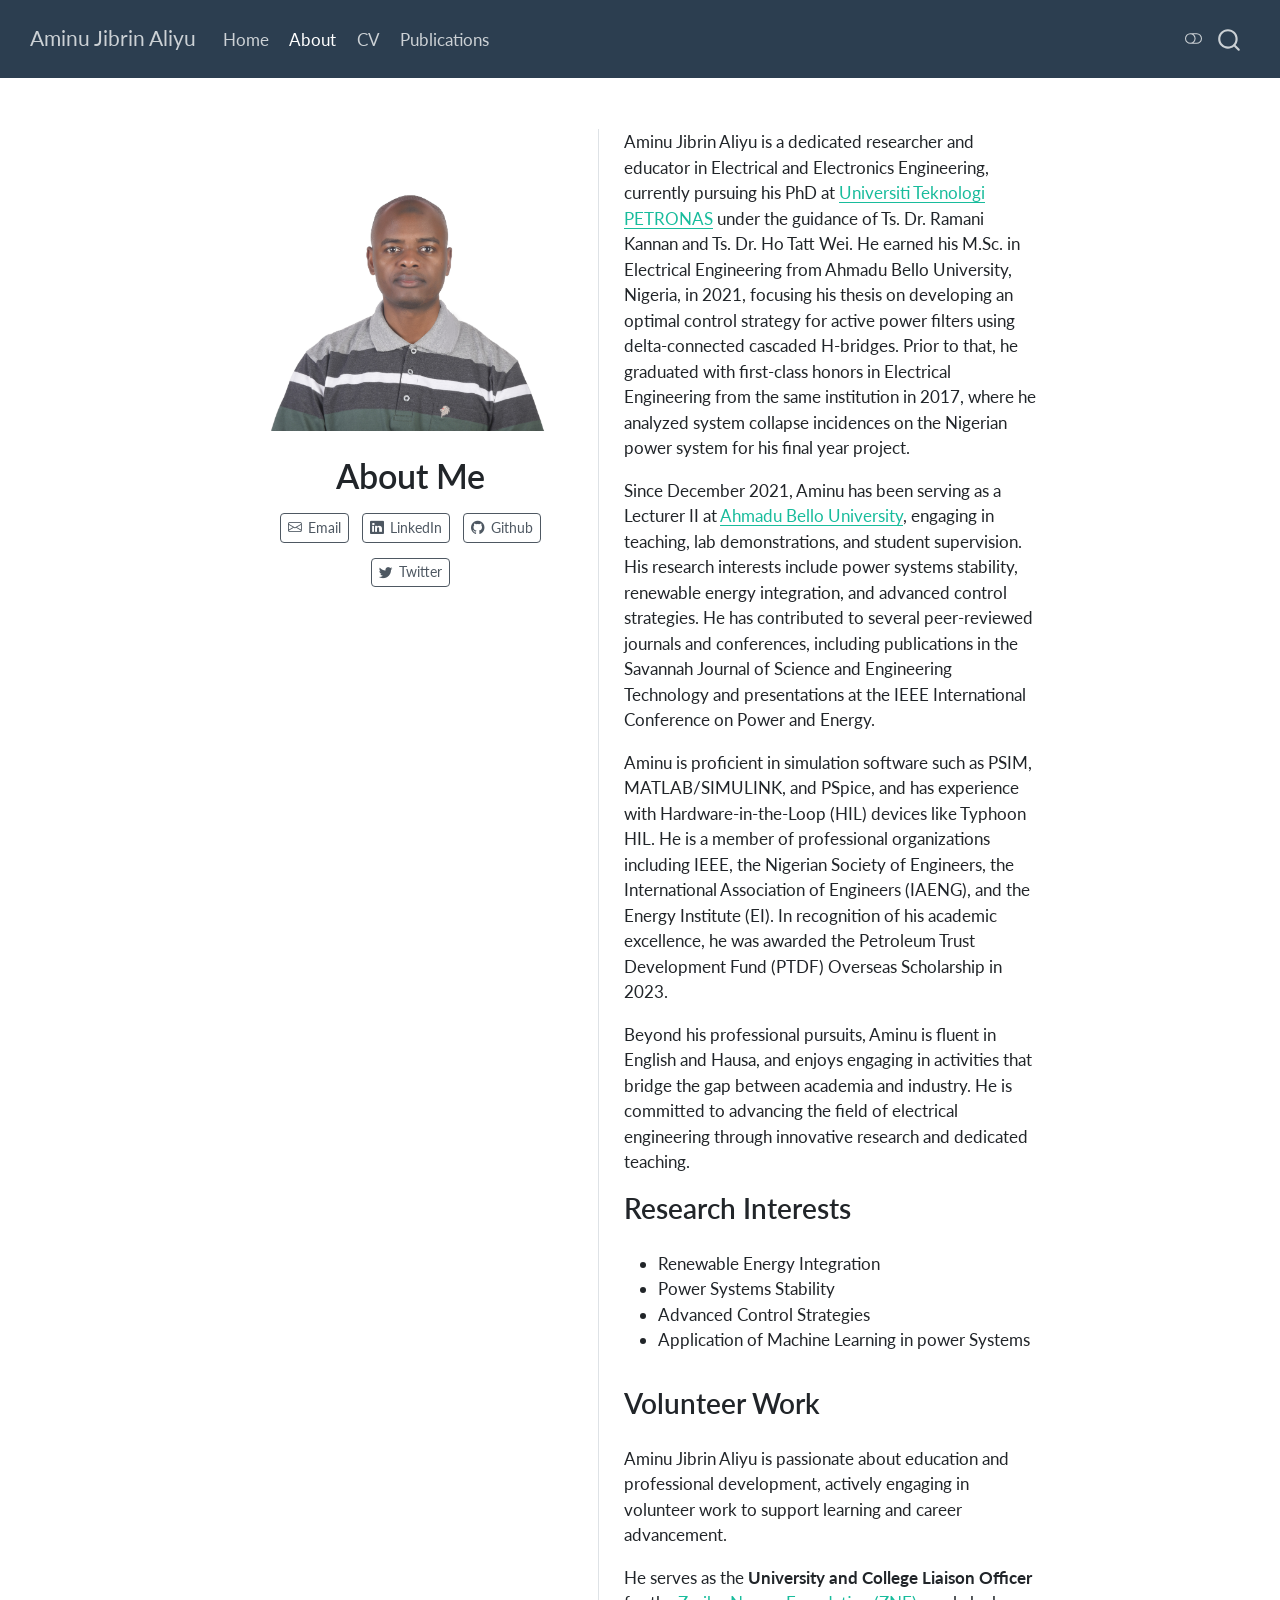
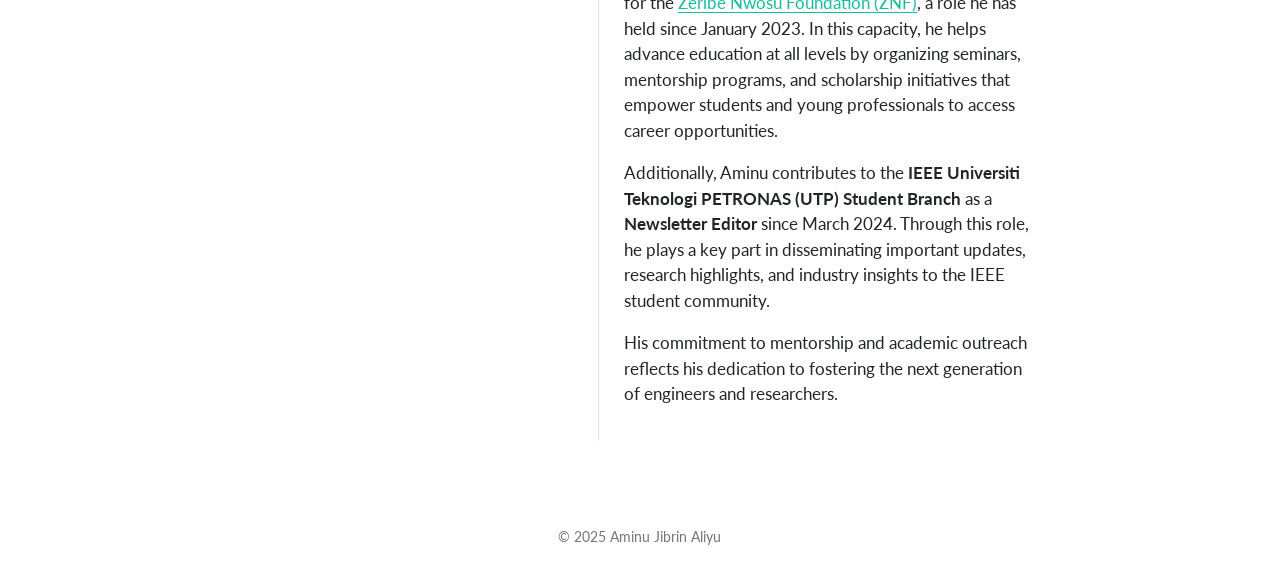
<file: docs/about.html>
<!DOCTYPE html>
<html xmlns="http://www.w3.org/1999/xhtml" lang="en" xml:lang="en"><head>

<meta charset="utf-8">
<meta name="generator" content="quarto-1.7.31">

<meta name="viewport" content="width=device-width, initial-scale=1.0, user-scalable=yes">


<title>About Me – Aminu Jibrin Aliyu</title>
<style>
code{white-space: pre-wrap;}
span.smallcaps{font-variant: small-caps;}
div.columns{display: flex; gap: min(4vw, 1.5em);}
div.column{flex: auto; overflow-x: auto;}
div.hanging-indent{margin-left: 1.5em; text-indent: -1.5em;}
ul.task-list{list-style: none;}
ul.task-list li input[type="checkbox"] {
  width: 0.8em;
  margin: 0 0.8em 0.2em -1em; /* quarto-specific, see https://github.com/quarto-dev/quarto-cli/issues/4556 */ 
  vertical-align: middle;
}
</style>


<script src="site_libs/quarto-nav/quarto-nav.js"></script>
<script src="site_libs/quarto-nav/headroom.min.js"></script>
<script src="site_libs/clipboard/clipboard.min.js"></script>
<script src="site_libs/quarto-search/autocomplete.umd.js"></script>
<script src="site_libs/quarto-search/fuse.min.js"></script>
<script src="site_libs/quarto-search/quarto-search.js"></script>
<meta name="quarto:offset" content="./">
<script src="site_libs/quarto-html/quarto.js" type="module"></script>
<script src="site_libs/quarto-html/tabsets/tabsets.js" type="module"></script>
<script src="site_libs/quarto-html/popper.min.js"></script>
<script src="site_libs/quarto-html/tippy.umd.min.js"></script>
<link href="site_libs/quarto-html/tippy.css" rel="stylesheet">
<link href="site_libs/quarto-html/quarto-syntax-highlighting-e1a5c8363afafaef2c763b6775fbf3ca.css" rel="stylesheet" class="quarto-color-scheme" id="quarto-text-highlighting-styles">
<link href="site_libs/quarto-html/quarto-syntax-highlighting-dark-8ef56b68f8fa1e9d2ba328e99e439f80.css" rel="stylesheet" class="quarto-color-scheme quarto-color-alternate" id="quarto-text-highlighting-styles">
<link href="site_libs/quarto-html/quarto-syntax-highlighting-e1a5c8363afafaef2c763b6775fbf3ca.css" rel="stylesheet" class="quarto-color-scheme-extra" id="quarto-text-highlighting-styles">
<script src="site_libs/bootstrap/bootstrap.min.js"></script>
<link href="site_libs/bootstrap/bootstrap-icons.css" rel="stylesheet">
<link href="site_libs/bootstrap/bootstrap-cc63fce9873912f1bbbccf05079cc9ea.min.css" rel="stylesheet" append-hash="true" class="quarto-color-scheme" id="quarto-bootstrap" data-mode="light">
<link href="site_libs/bootstrap/bootstrap-dark-08799928d293638fe9563d5c5a2794e5.min.css" rel="stylesheet" append-hash="true" class="quarto-color-scheme quarto-color-alternate" id="quarto-bootstrap" data-mode="dark">
<link href="site_libs/bootstrap/bootstrap-cc63fce9873912f1bbbccf05079cc9ea.min.css" rel="stylesheet" append-hash="true" class="quarto-color-scheme-extra" id="quarto-bootstrap" data-mode="light">
<script id="quarto-search-options" type="application/json">{
  "location": "navbar",
  "copy-button": false,
  "collapse-after": 3,
  "panel-placement": "end",
  "type": "overlay",
  "limit": 50,
  "keyboard-shortcut": [
    "f",
    "/",
    "s"
  ],
  "show-item-context": false,
  "language": {
    "search-no-results-text": "No results",
    "search-matching-documents-text": "matching documents",
    "search-copy-link-title": "Copy link to search",
    "search-hide-matches-text": "Hide additional matches",
    "search-more-match-text": "more match in this document",
    "search-more-matches-text": "more matches in this document",
    "search-clear-button-title": "Clear",
    "search-text-placeholder": "",
    "search-detached-cancel-button-title": "Cancel",
    "search-submit-button-title": "Submit",
    "search-label": "Search"
  }
}</script>


<link rel="stylesheet" href="styles.css">
</head>

<body class="nav-fixed fullcontent quarto-light"><script id="quarto-html-before-body" type="application/javascript">
    const toggleBodyColorMode = (bsSheetEl) => {
      const mode = bsSheetEl.getAttribute("data-mode");
      const bodyEl = window.document.querySelector("body");
      if (mode === "dark") {
        bodyEl.classList.add("quarto-dark");
        bodyEl.classList.remove("quarto-light");
      } else {
        bodyEl.classList.add("quarto-light");
        bodyEl.classList.remove("quarto-dark");
      }
    }
    const toggleBodyColorPrimary = () => {
      const bsSheetEl = window.document.querySelector("link#quarto-bootstrap:not([rel=disabled-stylesheet])");
      if (bsSheetEl) {
        toggleBodyColorMode(bsSheetEl);
      }
    }
    const setColorSchemeToggle = (alternate) => {
      const toggles = window.document.querySelectorAll('.quarto-color-scheme-toggle');
      for (let i=0; i < toggles.length; i++) {
        const toggle = toggles[i];
        if (toggle) {
          if (alternate) {
            toggle.classList.add("alternate");
          } else {
            toggle.classList.remove("alternate");
          }
        }
      }
    };
    const toggleColorMode = (alternate) => {
      // Switch the stylesheets
      const primaryStylesheets = window.document.querySelectorAll('link.quarto-color-scheme:not(.quarto-color-alternate)');
      const alternateStylesheets = window.document.querySelectorAll('link.quarto-color-scheme.quarto-color-alternate');
      manageTransitions('#quarto-margin-sidebar .nav-link', false);
      if (alternate) {
        // note: dark is layered on light, we don't disable primary!
        enableStylesheet(alternateStylesheets);
        for (const sheetNode of alternateStylesheets) {
          if (sheetNode.id === "quarto-bootstrap") {
            toggleBodyColorMode(sheetNode);
          }
        }
      } else {
        disableStylesheet(alternateStylesheets);
        enableStylesheet(primaryStylesheets)
        toggleBodyColorPrimary();
      }
      manageTransitions('#quarto-margin-sidebar .nav-link', true);
      // Switch the toggles
      setColorSchemeToggle(alternate)
      // Hack to workaround the fact that safari doesn't
      // properly recolor the scrollbar when toggling (#1455)
      if (navigator.userAgent.indexOf('Safari') > 0 && navigator.userAgent.indexOf('Chrome') == -1) {
        manageTransitions("body", false);
        window.scrollTo(0, 1);
        setTimeout(() => {
          window.scrollTo(0, 0);
          manageTransitions("body", true);
        }, 40);
      }
    }
    const disableStylesheet = (stylesheets) => {
      for (let i=0; i < stylesheets.length; i++) {
        const stylesheet = stylesheets[i];
        stylesheet.rel = 'disabled-stylesheet';
      }
    }
    const enableStylesheet = (stylesheets) => {
      for (let i=0; i < stylesheets.length; i++) {
        const stylesheet = stylesheets[i];
        if(stylesheet.rel !== 'stylesheet') { // for Chrome, which will still FOUC without this check
          stylesheet.rel = 'stylesheet';
        }
      }
    }
    const manageTransitions = (selector, allowTransitions) => {
      const els = window.document.querySelectorAll(selector);
      for (let i=0; i < els.length; i++) {
        const el = els[i];
        if (allowTransitions) {
          el.classList.remove('notransition');
        } else {
          el.classList.add('notransition');
        }
      }
    }
    const isFileUrl = () => {
      return window.location.protocol === 'file:';
    }
    const hasAlternateSentinel = () => {
      let styleSentinel = getColorSchemeSentinel();
      if (styleSentinel !== null) {
        return styleSentinel === "alternate";
      } else {
        return false;
      }
    }
    const setStyleSentinel = (alternate) => {
      const value = alternate ? "alternate" : "default";
      if (!isFileUrl()) {
        window.localStorage.setItem("quarto-color-scheme", value);
      } else {
        localAlternateSentinel = value;
      }
    }
    const getColorSchemeSentinel = () => {
      if (!isFileUrl()) {
        const storageValue = window.localStorage.getItem("quarto-color-scheme");
        return storageValue != null ? storageValue : localAlternateSentinel;
      } else {
        return localAlternateSentinel;
      }
    }
    const toggleGiscusIfUsed = (isAlternate, darkModeDefault) => {
      const baseTheme = document.querySelector('#giscus-base-theme')?.value ?? 'light';
      const alternateTheme = document.querySelector('#giscus-alt-theme')?.value ?? 'dark';
      let newTheme = '';
      if(authorPrefersDark) {
        newTheme = isAlternate ? baseTheme : alternateTheme;
      } else {
        newTheme = isAlternate ? alternateTheme : baseTheme;
      }
      const changeGiscusTheme = () => {
        // From: https://github.com/giscus/giscus/issues/336
        const sendMessage = (message) => {
          const iframe = document.querySelector('iframe.giscus-frame');
          if (!iframe) return;
          iframe.contentWindow.postMessage({ giscus: message }, 'https://giscus.app');
        }
        sendMessage({
          setConfig: {
            theme: newTheme
          }
        });
      }
      const isGiscussLoaded = window.document.querySelector('iframe.giscus-frame') !== null;
      if (isGiscussLoaded) {
        changeGiscusTheme();
      }
    };
    const authorPrefersDark = false;
    const darkModeDefault = authorPrefersDark;
      document.querySelector('link#quarto-text-highlighting-styles.quarto-color-scheme-extra').rel = 'disabled-stylesheet';
      document.querySelector('link#quarto-bootstrap.quarto-color-scheme-extra').rel = 'disabled-stylesheet';
    let localAlternateSentinel = darkModeDefault ? 'alternate' : 'default';
    // Dark / light mode switch
    window.quartoToggleColorScheme = () => {
      // Read the current dark / light value
      let toAlternate = !hasAlternateSentinel();
      toggleColorMode(toAlternate);
      setStyleSentinel(toAlternate);
      toggleGiscusIfUsed(toAlternate, darkModeDefault);
      window.dispatchEvent(new Event('resize'));
    };
    // Switch to dark mode if need be
    if (hasAlternateSentinel()) {
      toggleColorMode(true);
    } else {
      toggleColorMode(false);
    }
  </script>

<div id="quarto-search-results"></div>
  <header id="quarto-header" class="headroom fixed-top">
    <nav class="navbar navbar-expand-lg " data-bs-theme="dark">
      <div class="navbar-container container-fluid">
      <div class="navbar-brand-container mx-auto">
    <a class="navbar-brand" href="./index.html">
    <span class="navbar-title">Aminu Jibrin Aliyu</span>
    </a>
  </div>
            <div id="quarto-search" class="" title="Search"></div>
          <button class="navbar-toggler" type="button" data-bs-toggle="collapse" data-bs-target="#navbarCollapse" aria-controls="navbarCollapse" role="menu" aria-expanded="false" aria-label="Toggle navigation" onclick="if (window.quartoToggleHeadroom) { window.quartoToggleHeadroom(); }">
  <span class="navbar-toggler-icon"></span>
</button>
          <div class="collapse navbar-collapse" id="navbarCollapse">
            <ul class="navbar-nav navbar-nav-scroll me-auto">
  <li class="nav-item">
    <a class="nav-link" href="./index.html"> 
<span class="menu-text">Home</span></a>
  </li>  
  <li class="nav-item">
    <a class="nav-link active" href="./about.html" aria-current="page"> 
<span class="menu-text">About</span></a>
  </li>  
  <li class="nav-item">
    <a class="nav-link" href="./cv.html"> 
<span class="menu-text">CV</span></a>
  </li>  
  <li class="nav-item">
    <a class="nav-link" href="./publications.html"> 
<span class="menu-text">Publications</span></a>
  </li>  
</ul>
          </div> <!-- /navcollapse -->
            <div class="quarto-navbar-tools">
  <a href="" class="quarto-color-scheme-toggle quarto-navigation-tool  px-1" onclick="window.quartoToggleColorScheme(); return false;" title="Toggle dark mode"><i class="bi"></i></a>
</div>
      </div> <!-- /container-fluid -->
    </nav>
</header>
<!-- content -->
<div id="quarto-content" class="quarto-container page-columns page-rows-contents page-layout-article page-navbar">
<!-- sidebar -->
<!-- margin-sidebar -->
    
<!-- main -->
<div class="quarto-about-trestles">
  <div class="about-entity">
    <img src="Amin.jpg" class="about-image
  rounded " style="width: 20em;">
<header id="title-block-header" class="quarto-title-block default">
<div class="quarto-title">
<h1 class="title">About Me</h1>
</div>
<div class="quarto-title-meta">
  </div>
</header>
    <div class="about-links">
  <a href="mailto:ajaliyu@abu.edu.ng" class="about-link" rel="" target="">
    <i class="bi bi-envelope"></i>
     <span class="about-link-text">Email</span>
  </a>
  <a href="https://www.linkedin.com/in/aminujibrinaliyu" class="about-link" rel="" target="">
    <i class="bi bi-linkedin"></i>
     <span class="about-link-text">LinkedIn</span>
  </a>
  <a href="https://github.com/aminujaliyu" class="about-link" rel="" target="">
    <i class="bi bi-github"></i>
     <span class="about-link-text">Github</span>
  </a>
  <a href="https://twitter.com/aminujaliyu" class="about-link" rel="" target="">
    <i class="bi bi-twitter"></i>
     <span class="about-link-text">Twitter</span>
  </a>
</div>
  </div>
  <div class="about-contents"><main class="content" id="quarto-document-content">

<p>Aminu Jibrin Aliyu is a dedicated researcher and educator in Electrical and Electronics Engineering, currently pursuing his PhD at <a href="https://www.utp.edu.my">Universiti Teknologi PETRONAS</a> under the guidance of Ts. Dr.&nbsp;Ramani Kannan and Ts. Dr.&nbsp;Ho Tatt Wei. He earned his M.Sc. in Electrical Engineering from Ahmadu Bello University, Nigeria, in 2021, focusing his thesis on developing an optimal control strategy for active power filters using delta-connected cascaded H-bridges. Prior to that, he graduated with first-class honors in Electrical Engineering from the same institution in 2017, where he analyzed system collapse incidences on the Nigerian power system for his final year project.</p>
<p>Since December 2021, Aminu has been serving as a Lecturer II at <a href="https://www.abu.edu.ng">Ahmadu Bello University</a>, engaging in teaching, lab demonstrations, and student supervision. His research interests include power systems stability, renewable energy integration, and advanced control strategies. He has contributed to several peer-reviewed journals and conferences, including publications in the Savannah Journal of Science and Engineering Technology and presentations at the IEEE International Conference on Power and Energy.</p>
<p>Aminu is proficient in simulation software such as PSIM, MATLAB/SIMULINK, and PSpice, and has experience with Hardware-in-the-Loop (HIL) devices like Typhoon HIL. He is a member of professional organizations including IEEE, the Nigerian Society of Engineers, the International Association of Engineers (IAENG), and the Energy Institute (EI). In recognition of his academic excellence, he was awarded the Petroleum Trust Development Fund (PTDF) Overseas Scholarship in 2023.</p>
<p>Beyond his professional pursuits, Aminu is fluent in English and Hausa, and enjoys engaging in activities that bridge the gap between academia and industry. He is committed to advancing the field of electrical engineering through innovative research and dedicated teaching.</p>
<section id="research-interests" class="level2">
<h2 data-anchor-id="research-interests">Research Interests</h2>
<ul>
<li>Renewable Energy Integration</li>
<li>Power Systems Stability</li>
<li>Advanced Control Strategies</li>
<li>Application of Machine Learning in power Systems</li>
</ul>
</section>
<section id="volunteer-work" class="level2">
<h2 data-anchor-id="volunteer-work">Volunteer Work</h2>
<p>Aminu Jibrin Aliyu is passionate about education and professional development, actively engaging in volunteer work to support learning and career advancement.</p>
<p>He serves as the <strong>University and College Liaison Officer</strong> for the <a href="https://znwosufoundation.org">Zeribe Nwosu Foundation (ZNF)</a>, a role he has held since January 2023. In this capacity, he helps advance education at all levels by organizing seminars, mentorship programs, and scholarship initiatives that empower students and young professionals to access career opportunities.</p>
<p>Additionally, Aminu contributes to the <strong>IEEE Universiti Teknologi PETRONAS (UTP) Student Branch</strong> as a <strong>Newsletter Editor</strong> since March 2024. Through this role, he plays a key part in disseminating important updates, research highlights, and industry insights to the IEEE student community.</p>
<p>His commitment to mentorship and academic outreach reflects his dedication to fostering the next generation of engineers and researchers.</p>


</section>
</main></div>
</div>
 <!-- /main -->
<script id="quarto-html-after-body" type="application/javascript">
  window.document.addEventListener("DOMContentLoaded", function (event) {
    // Ensure there is a toggle, if there isn't float one in the top right
    if (window.document.querySelector('.quarto-color-scheme-toggle') === null) {
      const a = window.document.createElement('a');
      a.classList.add('top-right');
      a.classList.add('quarto-color-scheme-toggle');
      a.href = "";
      a.onclick = function() { try { window.quartoToggleColorScheme(); } catch {} return false; };
      const i = window.document.createElement("i");
      i.classList.add('bi');
      a.appendChild(i);
      window.document.body.appendChild(a);
    }
    setColorSchemeToggle(hasAlternateSentinel())
    const isCodeAnnotation = (el) => {
      for (const clz of el.classList) {
        if (clz.startsWith('code-annotation-')) {                     
          return true;
        }
      }
      return false;
    }
    const onCopySuccess = function(e) {
      // button target
      const button = e.trigger;
      // don't keep focus
      button.blur();
      // flash "checked"
      button.classList.add('code-copy-button-checked');
      var currentTitle = button.getAttribute("title");
      button.setAttribute("title", "Copied!");
      let tooltip;
      if (window.bootstrap) {
        button.setAttribute("data-bs-toggle", "tooltip");
        button.setAttribute("data-bs-placement", "left");
        button.setAttribute("data-bs-title", "Copied!");
        tooltip = new bootstrap.Tooltip(button, 
          { trigger: "manual", 
            customClass: "code-copy-button-tooltip",
            offset: [0, -8]});
        tooltip.show();    
      }
      setTimeout(function() {
        if (tooltip) {
          tooltip.hide();
          button.removeAttribute("data-bs-title");
          button.removeAttribute("data-bs-toggle");
          button.removeAttribute("data-bs-placement");
        }
        button.setAttribute("title", currentTitle);
        button.classList.remove('code-copy-button-checked');
      }, 1000);
      // clear code selection
      e.clearSelection();
    }
    const getTextToCopy = function(trigger) {
        const codeEl = trigger.previousElementSibling.cloneNode(true);
        for (const childEl of codeEl.children) {
          if (isCodeAnnotation(childEl)) {
            childEl.remove();
          }
        }
        return codeEl.innerText;
    }
    const clipboard = new window.ClipboardJS('.code-copy-button:not([data-in-quarto-modal])', {
      text: getTextToCopy
    });
    clipboard.on('success', onCopySuccess);
    if (window.document.getElementById('quarto-embedded-source-code-modal')) {
      const clipboardModal = new window.ClipboardJS('.code-copy-button[data-in-quarto-modal]', {
        text: getTextToCopy,
        container: window.document.getElementById('quarto-embedded-source-code-modal')
      });
      clipboardModal.on('success', onCopySuccess);
    }
      var localhostRegex = new RegExp(/^(?:http|https):\/\/localhost\:?[0-9]*\//);
      var mailtoRegex = new RegExp(/^mailto:/);
        var filterRegex = new RegExp('/' + window.location.host + '/');
      var isInternal = (href) => {
          return filterRegex.test(href) || localhostRegex.test(href) || mailtoRegex.test(href);
      }
      // Inspect non-navigation links and adorn them if external
     var links = window.document.querySelectorAll('a[href]:not(.nav-link):not(.navbar-brand):not(.toc-action):not(.sidebar-link):not(.sidebar-item-toggle):not(.pagination-link):not(.no-external):not([aria-hidden]):not(.dropdown-item):not(.quarto-navigation-tool):not(.about-link)');
      for (var i=0; i<links.length; i++) {
        const link = links[i];
        if (!isInternal(link.href)) {
          // undo the damage that might have been done by quarto-nav.js in the case of
          // links that we want to consider external
          if (link.dataset.originalHref !== undefined) {
            link.href = link.dataset.originalHref;
          }
        }
      }
    function tippyHover(el, contentFn, onTriggerFn, onUntriggerFn) {
      const config = {
        allowHTML: true,
        maxWidth: 500,
        delay: 100,
        arrow: false,
        appendTo: function(el) {
            return el.parentElement;
        },
        interactive: true,
        interactiveBorder: 10,
        theme: 'quarto',
        placement: 'bottom-start',
      };
      if (contentFn) {
        config.content = contentFn;
      }
      if (onTriggerFn) {
        config.onTrigger = onTriggerFn;
      }
      if (onUntriggerFn) {
        config.onUntrigger = onUntriggerFn;
      }
      window.tippy(el, config); 
    }
    const noterefs = window.document.querySelectorAll('a[role="doc-noteref"]');
    for (var i=0; i<noterefs.length; i++) {
      const ref = noterefs[i];
      tippyHover(ref, function() {
        // use id or data attribute instead here
        let href = ref.getAttribute('data-footnote-href') || ref.getAttribute('href');
        try { href = new URL(href).hash; } catch {}
        const id = href.replace(/^#\/?/, "");
        const note = window.document.getElementById(id);
        if (note) {
          return note.innerHTML;
        } else {
          return "";
        }
      });
    }
    const xrefs = window.document.querySelectorAll('a.quarto-xref');
    const processXRef = (id, note) => {
      // Strip column container classes
      const stripColumnClz = (el) => {
        el.classList.remove("page-full", "page-columns");
        if (el.children) {
          for (const child of el.children) {
            stripColumnClz(child);
          }
        }
      }
      stripColumnClz(note)
      if (id === null || id.startsWith('sec-')) {
        // Special case sections, only their first couple elements
        const container = document.createElement("div");
        if (note.children && note.children.length > 2) {
          container.appendChild(note.children[0].cloneNode(true));
          for (let i = 1; i < note.children.length; i++) {
            const child = note.children[i];
            if (child.tagName === "P" && child.innerText === "") {
              continue;
            } else {
              container.appendChild(child.cloneNode(true));
              break;
            }
          }
          if (window.Quarto?.typesetMath) {
            window.Quarto.typesetMath(container);
          }
          return container.innerHTML
        } else {
          if (window.Quarto?.typesetMath) {
            window.Quarto.typesetMath(note);
          }
          return note.innerHTML;
        }
      } else {
        // Remove any anchor links if they are present
        const anchorLink = note.querySelector('a.anchorjs-link');
        if (anchorLink) {
          anchorLink.remove();
        }
        if (window.Quarto?.typesetMath) {
          window.Quarto.typesetMath(note);
        }
        if (note.classList.contains("callout")) {
          return note.outerHTML;
        } else {
          return note.innerHTML;
        }
      }
    }
    for (var i=0; i<xrefs.length; i++) {
      const xref = xrefs[i];
      tippyHover(xref, undefined, function(instance) {
        instance.disable();
        let url = xref.getAttribute('href');
        let hash = undefined; 
        if (url.startsWith('#')) {
          hash = url;
        } else {
          try { hash = new URL(url).hash; } catch {}
        }
        if (hash) {
          const id = hash.replace(/^#\/?/, "");
          const note = window.document.getElementById(id);
          if (note !== null) {
            try {
              const html = processXRef(id, note.cloneNode(true));
              instance.setContent(html);
            } finally {
              instance.enable();
              instance.show();
            }
          } else {
            // See if we can fetch this
            fetch(url.split('#')[0])
            .then(res => res.text())
            .then(html => {
              const parser = new DOMParser();
              const htmlDoc = parser.parseFromString(html, "text/html");
              const note = htmlDoc.getElementById(id);
              if (note !== null) {
                const html = processXRef(id, note);
                instance.setContent(html);
              } 
            }).finally(() => {
              instance.enable();
              instance.show();
            });
          }
        } else {
          // See if we can fetch a full url (with no hash to target)
          // This is a special case and we should probably do some content thinning / targeting
          fetch(url)
          .then(res => res.text())
          .then(html => {
            const parser = new DOMParser();
            const htmlDoc = parser.parseFromString(html, "text/html");
            const note = htmlDoc.querySelector('main.content');
            if (note !== null) {
              // This should only happen for chapter cross references
              // (since there is no id in the URL)
              // remove the first header
              if (note.children.length > 0 && note.children[0].tagName === "HEADER") {
                note.children[0].remove();
              }
              const html = processXRef(null, note);
              instance.setContent(html);
            } 
          }).finally(() => {
            instance.enable();
            instance.show();
          });
        }
      }, function(instance) {
      });
    }
        let selectedAnnoteEl;
        const selectorForAnnotation = ( cell, annotation) => {
          let cellAttr = 'data-code-cell="' + cell + '"';
          let lineAttr = 'data-code-annotation="' +  annotation + '"';
          const selector = 'span[' + cellAttr + '][' + lineAttr + ']';
          return selector;
        }
        const selectCodeLines = (annoteEl) => {
          const doc = window.document;
          const targetCell = annoteEl.getAttribute("data-target-cell");
          const targetAnnotation = annoteEl.getAttribute("data-target-annotation");
          const annoteSpan = window.document.querySelector(selectorForAnnotation(targetCell, targetAnnotation));
          const lines = annoteSpan.getAttribute("data-code-lines").split(",");
          const lineIds = lines.map((line) => {
            return targetCell + "-" + line;
          })
          let top = null;
          let height = null;
          let parent = null;
          if (lineIds.length > 0) {
              //compute the position of the single el (top and bottom and make a div)
              const el = window.document.getElementById(lineIds[0]);
              top = el.offsetTop;
              height = el.offsetHeight;
              parent = el.parentElement.parentElement;
            if (lineIds.length > 1) {
              const lastEl = window.document.getElementById(lineIds[lineIds.length - 1]);
              const bottom = lastEl.offsetTop + lastEl.offsetHeight;
              height = bottom - top;
            }
            if (top !== null && height !== null && parent !== null) {
              // cook up a div (if necessary) and position it 
              let div = window.document.getElementById("code-annotation-line-highlight");
              if (div === null) {
                div = window.document.createElement("div");
                div.setAttribute("id", "code-annotation-line-highlight");
                div.style.position = 'absolute';
                parent.appendChild(div);
              }
              div.style.top = top - 2 + "px";
              div.style.height = height + 4 + "px";
              div.style.left = 0;
              let gutterDiv = window.document.getElementById("code-annotation-line-highlight-gutter");
              if (gutterDiv === null) {
                gutterDiv = window.document.createElement("div");
                gutterDiv.setAttribute("id", "code-annotation-line-highlight-gutter");
                gutterDiv.style.position = 'absolute';
                const codeCell = window.document.getElementById(targetCell);
                const gutter = codeCell.querySelector('.code-annotation-gutter');
                gutter.appendChild(gutterDiv);
              }
              gutterDiv.style.top = top - 2 + "px";
              gutterDiv.style.height = height + 4 + "px";
            }
            selectedAnnoteEl = annoteEl;
          }
        };
        const unselectCodeLines = () => {
          const elementsIds = ["code-annotation-line-highlight", "code-annotation-line-highlight-gutter"];
          elementsIds.forEach((elId) => {
            const div = window.document.getElementById(elId);
            if (div) {
              div.remove();
            }
          });
          selectedAnnoteEl = undefined;
        };
          // Handle positioning of the toggle
      window.addEventListener(
        "resize",
        throttle(() => {
          elRect = undefined;
          if (selectedAnnoteEl) {
            selectCodeLines(selectedAnnoteEl);
          }
        }, 10)
      );
      function throttle(fn, ms) {
      let throttle = false;
      let timer;
        return (...args) => {
          if(!throttle) { // first call gets through
              fn.apply(this, args);
              throttle = true;
          } else { // all the others get throttled
              if(timer) clearTimeout(timer); // cancel #2
              timer = setTimeout(() => {
                fn.apply(this, args);
                timer = throttle = false;
              }, ms);
          }
        };
      }
        // Attach click handler to the DT
        const annoteDls = window.document.querySelectorAll('dt[data-target-cell]');
        for (const annoteDlNode of annoteDls) {
          annoteDlNode.addEventListener('click', (event) => {
            const clickedEl = event.target;
            if (clickedEl !== selectedAnnoteEl) {
              unselectCodeLines();
              const activeEl = window.document.querySelector('dt[data-target-cell].code-annotation-active');
              if (activeEl) {
                activeEl.classList.remove('code-annotation-active');
              }
              selectCodeLines(clickedEl);
              clickedEl.classList.add('code-annotation-active');
            } else {
              // Unselect the line
              unselectCodeLines();
              clickedEl.classList.remove('code-annotation-active');
            }
          });
        }
    const findCites = (el) => {
      const parentEl = el.parentElement;
      if (parentEl) {
        const cites = parentEl.dataset.cites;
        if (cites) {
          return {
            el,
            cites: cites.split(' ')
          };
        } else {
          return findCites(el.parentElement)
        }
      } else {
        return undefined;
      }
    };
    var bibliorefs = window.document.querySelectorAll('a[role="doc-biblioref"]');
    for (var i=0; i<bibliorefs.length; i++) {
      const ref = bibliorefs[i];
      const citeInfo = findCites(ref);
      if (citeInfo) {
        tippyHover(citeInfo.el, function() {
          var popup = window.document.createElement('div');
          citeInfo.cites.forEach(function(cite) {
            var citeDiv = window.document.createElement('div');
            citeDiv.classList.add('hanging-indent');
            citeDiv.classList.add('csl-entry');
            var biblioDiv = window.document.getElementById('ref-' + cite);
            if (biblioDiv) {
              citeDiv.innerHTML = biblioDiv.innerHTML;
            }
            popup.appendChild(citeDiv);
          });
          return popup.innerHTML;
        });
      }
    }
  });
  </script>
</div> <!-- /content -->
<footer class="footer">
  <div class="nav-footer">
    <div class="nav-footer-left">
      &nbsp;
    </div>   
    <div class="nav-footer-center">
<p>© 2025 Aminu Jibrin Aliyu</p>
</div>
    <div class="nav-footer-right">
      &nbsp;
    </div>
  </div>
</footer>




</body></html>
</file>
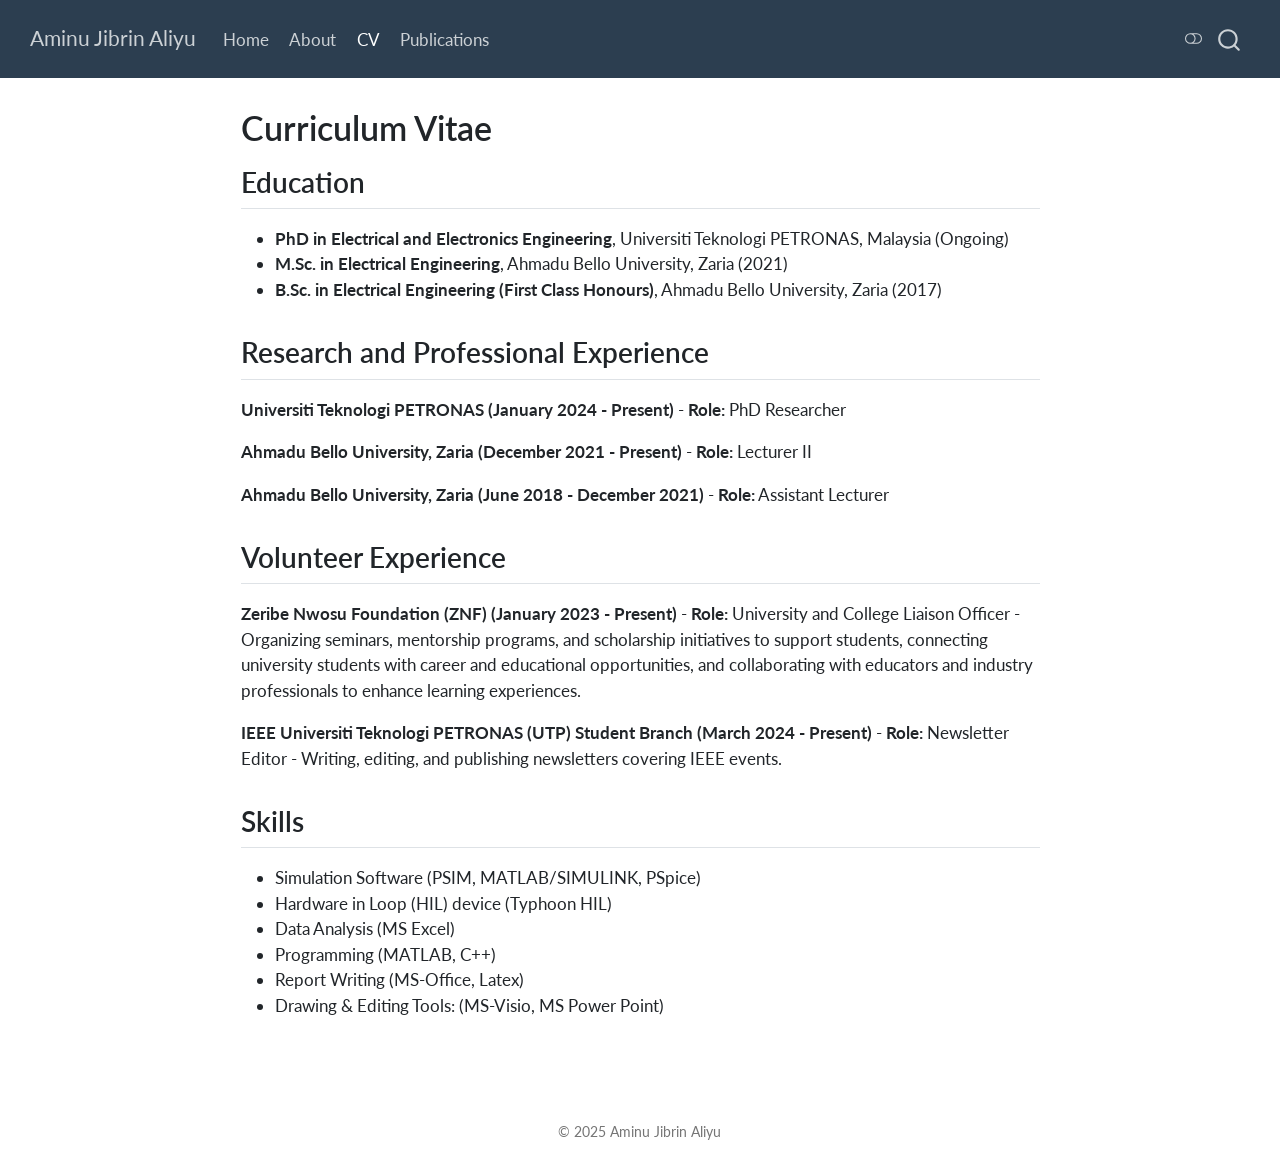
<file: docs/cv.html>
<!DOCTYPE html>
<html xmlns="http://www.w3.org/1999/xhtml" lang="en" xml:lang="en"><head>

<meta charset="utf-8">
<meta name="generator" content="quarto-1.7.31">

<meta name="viewport" content="width=device-width, initial-scale=1.0, user-scalable=yes">


<title>Curriculum Vitae – Aminu Jibrin Aliyu</title>
<style>
code{white-space: pre-wrap;}
span.smallcaps{font-variant: small-caps;}
div.columns{display: flex; gap: min(4vw, 1.5em);}
div.column{flex: auto; overflow-x: auto;}
div.hanging-indent{margin-left: 1.5em; text-indent: -1.5em;}
ul.task-list{list-style: none;}
ul.task-list li input[type="checkbox"] {
  width: 0.8em;
  margin: 0 0.8em 0.2em -1em; /* quarto-specific, see https://github.com/quarto-dev/quarto-cli/issues/4556 */ 
  vertical-align: middle;
}
</style>


<script src="site_libs/quarto-nav/quarto-nav.js"></script>
<script src="site_libs/quarto-nav/headroom.min.js"></script>
<script src="site_libs/clipboard/clipboard.min.js"></script>
<script src="site_libs/quarto-search/autocomplete.umd.js"></script>
<script src="site_libs/quarto-search/fuse.min.js"></script>
<script src="site_libs/quarto-search/quarto-search.js"></script>
<meta name="quarto:offset" content="./">
<script src="site_libs/quarto-html/quarto.js" type="module"></script>
<script src="site_libs/quarto-html/tabsets/tabsets.js" type="module"></script>
<script src="site_libs/quarto-html/popper.min.js"></script>
<script src="site_libs/quarto-html/tippy.umd.min.js"></script>
<script src="site_libs/quarto-html/anchor.min.js"></script>
<link href="site_libs/quarto-html/tippy.css" rel="stylesheet">
<link href="site_libs/quarto-html/quarto-syntax-highlighting-e1a5c8363afafaef2c763b6775fbf3ca.css" rel="stylesheet" class="quarto-color-scheme" id="quarto-text-highlighting-styles">
<link href="site_libs/quarto-html/quarto-syntax-highlighting-dark-8ef56b68f8fa1e9d2ba328e99e439f80.css" rel="stylesheet" class="quarto-color-scheme quarto-color-alternate" id="quarto-text-highlighting-styles">
<link href="site_libs/quarto-html/quarto-syntax-highlighting-e1a5c8363afafaef2c763b6775fbf3ca.css" rel="stylesheet" class="quarto-color-scheme-extra" id="quarto-text-highlighting-styles">
<script src="site_libs/bootstrap/bootstrap.min.js"></script>
<link href="site_libs/bootstrap/bootstrap-icons.css" rel="stylesheet">
<link href="site_libs/bootstrap/bootstrap-cc63fce9873912f1bbbccf05079cc9ea.min.css" rel="stylesheet" append-hash="true" class="quarto-color-scheme" id="quarto-bootstrap" data-mode="light">
<link href="site_libs/bootstrap/bootstrap-dark-08799928d293638fe9563d5c5a2794e5.min.css" rel="stylesheet" append-hash="true" class="quarto-color-scheme quarto-color-alternate" id="quarto-bootstrap" data-mode="dark">
<link href="site_libs/bootstrap/bootstrap-cc63fce9873912f1bbbccf05079cc9ea.min.css" rel="stylesheet" append-hash="true" class="quarto-color-scheme-extra" id="quarto-bootstrap" data-mode="light">
<script id="quarto-search-options" type="application/json">{
  "location": "navbar",
  "copy-button": false,
  "collapse-after": 3,
  "panel-placement": "end",
  "type": "overlay",
  "limit": 50,
  "keyboard-shortcut": [
    "f",
    "/",
    "s"
  ],
  "show-item-context": false,
  "language": {
    "search-no-results-text": "No results",
    "search-matching-documents-text": "matching documents",
    "search-copy-link-title": "Copy link to search",
    "search-hide-matches-text": "Hide additional matches",
    "search-more-match-text": "more match in this document",
    "search-more-matches-text": "more matches in this document",
    "search-clear-button-title": "Clear",
    "search-text-placeholder": "",
    "search-detached-cancel-button-title": "Cancel",
    "search-submit-button-title": "Submit",
    "search-label": "Search"
  }
}</script>


<link rel="stylesheet" href="styles.css">
</head>

<body class="nav-fixed fullcontent quarto-light"><script id="quarto-html-before-body" type="application/javascript">
    const toggleBodyColorMode = (bsSheetEl) => {
      const mode = bsSheetEl.getAttribute("data-mode");
      const bodyEl = window.document.querySelector("body");
      if (mode === "dark") {
        bodyEl.classList.add("quarto-dark");
        bodyEl.classList.remove("quarto-light");
      } else {
        bodyEl.classList.add("quarto-light");
        bodyEl.classList.remove("quarto-dark");
      }
    }
    const toggleBodyColorPrimary = () => {
      const bsSheetEl = window.document.querySelector("link#quarto-bootstrap:not([rel=disabled-stylesheet])");
      if (bsSheetEl) {
        toggleBodyColorMode(bsSheetEl);
      }
    }
    const setColorSchemeToggle = (alternate) => {
      const toggles = window.document.querySelectorAll('.quarto-color-scheme-toggle');
      for (let i=0; i < toggles.length; i++) {
        const toggle = toggles[i];
        if (toggle) {
          if (alternate) {
            toggle.classList.add("alternate");
          } else {
            toggle.classList.remove("alternate");
          }
        }
      }
    };
    const toggleColorMode = (alternate) => {
      // Switch the stylesheets
      const primaryStylesheets = window.document.querySelectorAll('link.quarto-color-scheme:not(.quarto-color-alternate)');
      const alternateStylesheets = window.document.querySelectorAll('link.quarto-color-scheme.quarto-color-alternate');
      manageTransitions('#quarto-margin-sidebar .nav-link', false);
      if (alternate) {
        // note: dark is layered on light, we don't disable primary!
        enableStylesheet(alternateStylesheets);
        for (const sheetNode of alternateStylesheets) {
          if (sheetNode.id === "quarto-bootstrap") {
            toggleBodyColorMode(sheetNode);
          }
        }
      } else {
        disableStylesheet(alternateStylesheets);
        enableStylesheet(primaryStylesheets)
        toggleBodyColorPrimary();
      }
      manageTransitions('#quarto-margin-sidebar .nav-link', true);
      // Switch the toggles
      setColorSchemeToggle(alternate)
      // Hack to workaround the fact that safari doesn't
      // properly recolor the scrollbar when toggling (#1455)
      if (navigator.userAgent.indexOf('Safari') > 0 && navigator.userAgent.indexOf('Chrome') == -1) {
        manageTransitions("body", false);
        window.scrollTo(0, 1);
        setTimeout(() => {
          window.scrollTo(0, 0);
          manageTransitions("body", true);
        }, 40);
      }
    }
    const disableStylesheet = (stylesheets) => {
      for (let i=0; i < stylesheets.length; i++) {
        const stylesheet = stylesheets[i];
        stylesheet.rel = 'disabled-stylesheet';
      }
    }
    const enableStylesheet = (stylesheets) => {
      for (let i=0; i < stylesheets.length; i++) {
        const stylesheet = stylesheets[i];
        if(stylesheet.rel !== 'stylesheet') { // for Chrome, which will still FOUC without this check
          stylesheet.rel = 'stylesheet';
        }
      }
    }
    const manageTransitions = (selector, allowTransitions) => {
      const els = window.document.querySelectorAll(selector);
      for (let i=0; i < els.length; i++) {
        const el = els[i];
        if (allowTransitions) {
          el.classList.remove('notransition');
        } else {
          el.classList.add('notransition');
        }
      }
    }
    const isFileUrl = () => {
      return window.location.protocol === 'file:';
    }
    const hasAlternateSentinel = () => {
      let styleSentinel = getColorSchemeSentinel();
      if (styleSentinel !== null) {
        return styleSentinel === "alternate";
      } else {
        return false;
      }
    }
    const setStyleSentinel = (alternate) => {
      const value = alternate ? "alternate" : "default";
      if (!isFileUrl()) {
        window.localStorage.setItem("quarto-color-scheme", value);
      } else {
        localAlternateSentinel = value;
      }
    }
    const getColorSchemeSentinel = () => {
      if (!isFileUrl()) {
        const storageValue = window.localStorage.getItem("quarto-color-scheme");
        return storageValue != null ? storageValue : localAlternateSentinel;
      } else {
        return localAlternateSentinel;
      }
    }
    const toggleGiscusIfUsed = (isAlternate, darkModeDefault) => {
      const baseTheme = document.querySelector('#giscus-base-theme')?.value ?? 'light';
      const alternateTheme = document.querySelector('#giscus-alt-theme')?.value ?? 'dark';
      let newTheme = '';
      if(authorPrefersDark) {
        newTheme = isAlternate ? baseTheme : alternateTheme;
      } else {
        newTheme = isAlternate ? alternateTheme : baseTheme;
      }
      const changeGiscusTheme = () => {
        // From: https://github.com/giscus/giscus/issues/336
        const sendMessage = (message) => {
          const iframe = document.querySelector('iframe.giscus-frame');
          if (!iframe) return;
          iframe.contentWindow.postMessage({ giscus: message }, 'https://giscus.app');
        }
        sendMessage({
          setConfig: {
            theme: newTheme
          }
        });
      }
      const isGiscussLoaded = window.document.querySelector('iframe.giscus-frame') !== null;
      if (isGiscussLoaded) {
        changeGiscusTheme();
      }
    };
    const authorPrefersDark = false;
    const darkModeDefault = authorPrefersDark;
      document.querySelector('link#quarto-text-highlighting-styles.quarto-color-scheme-extra').rel = 'disabled-stylesheet';
      document.querySelector('link#quarto-bootstrap.quarto-color-scheme-extra').rel = 'disabled-stylesheet';
    let localAlternateSentinel = darkModeDefault ? 'alternate' : 'default';
    // Dark / light mode switch
    window.quartoToggleColorScheme = () => {
      // Read the current dark / light value
      let toAlternate = !hasAlternateSentinel();
      toggleColorMode(toAlternate);
      setStyleSentinel(toAlternate);
      toggleGiscusIfUsed(toAlternate, darkModeDefault);
      window.dispatchEvent(new Event('resize'));
    };
    // Switch to dark mode if need be
    if (hasAlternateSentinel()) {
      toggleColorMode(true);
    } else {
      toggleColorMode(false);
    }
  </script>

<div id="quarto-search-results"></div>
  <header id="quarto-header" class="headroom fixed-top">
    <nav class="navbar navbar-expand-lg " data-bs-theme="dark">
      <div class="navbar-container container-fluid">
      <div class="navbar-brand-container mx-auto">
    <a class="navbar-brand" href="./index.html">
    <span class="navbar-title">Aminu Jibrin Aliyu</span>
    </a>
  </div>
            <div id="quarto-search" class="" title="Search"></div>
          <button class="navbar-toggler" type="button" data-bs-toggle="collapse" data-bs-target="#navbarCollapse" aria-controls="navbarCollapse" role="menu" aria-expanded="false" aria-label="Toggle navigation" onclick="if (window.quartoToggleHeadroom) { window.quartoToggleHeadroom(); }">
  <span class="navbar-toggler-icon"></span>
</button>
          <div class="collapse navbar-collapse" id="navbarCollapse">
            <ul class="navbar-nav navbar-nav-scroll me-auto">
  <li class="nav-item">
    <a class="nav-link" href="./index.html"> 
<span class="menu-text">Home</span></a>
  </li>  
  <li class="nav-item">
    <a class="nav-link" href="./about.html"> 
<span class="menu-text">About</span></a>
  </li>  
  <li class="nav-item">
    <a class="nav-link active" href="./cv.html" aria-current="page"> 
<span class="menu-text">CV</span></a>
  </li>  
  <li class="nav-item">
    <a class="nav-link" href="./publications.html"> 
<span class="menu-text">Publications</span></a>
  </li>  
</ul>
          </div> <!-- /navcollapse -->
            <div class="quarto-navbar-tools">
  <a href="" class="quarto-color-scheme-toggle quarto-navigation-tool  px-1" onclick="window.quartoToggleColorScheme(); return false;" title="Toggle dark mode"><i class="bi"></i></a>
</div>
      </div> <!-- /container-fluid -->
    </nav>
</header>
<!-- content -->
<div id="quarto-content" class="quarto-container page-columns page-rows-contents page-layout-article page-navbar">
<!-- sidebar -->
<!-- margin-sidebar -->
    
<!-- main -->
<main class="content" id="quarto-document-content">


<header id="title-block-header" class="quarto-title-block default">
<div class="quarto-title">
<h1 class="title">Curriculum Vitae</h1>
</div>



<div class="quarto-title-meta">

    
  
    
  </div>
  


</header>


<section id="education" class="level2">
<h2 class="anchored" data-anchor-id="education">Education</h2>
<ul>
<li><strong>PhD in Electrical and Electronics Engineering</strong>, Universiti Teknologi PETRONAS, Malaysia (Ongoing)</li>
<li><strong>M.Sc. in Electrical Engineering</strong>, Ahmadu Bello University, Zaria (2021)</li>
<li><strong>B.Sc. in Electrical Engineering (First Class Honours)</strong>, Ahmadu Bello University, Zaria (2017)</li>
</ul>
</section>
<section id="research-and-professional-experience" class="level2">
<h2 class="anchored" data-anchor-id="research-and-professional-experience">Research and Professional Experience</h2>
<p><strong>Universiti Teknologi PETRONAS (January 2024 - Present)</strong> - <strong>Role:</strong> PhD Researcher</p>
<p><strong>Ahmadu Bello University, Zaria (December 2021 - Present)</strong> - <strong>Role:</strong> Lecturer II</p>
<p><strong>Ahmadu Bello University, Zaria (June 2018 - December 2021)</strong> - <strong>Role:</strong> Assistant Lecturer</p>
</section>
<section id="volunteer-experience" class="level2">
<h2 class="anchored" data-anchor-id="volunteer-experience">Volunteer Experience</h2>
<p><strong>Zeribe Nwosu Foundation (ZNF) (January 2023 - Present)</strong> - <strong>Role:</strong> University and College Liaison Officer - Organizing seminars, mentorship programs, and scholarship initiatives to support students, connecting university students with career and educational opportunities, and collaborating with educators and industry professionals to enhance learning experiences.</p>
<p><strong>IEEE Universiti Teknologi PETRONAS (UTP) Student Branch (March 2024 - Present)</strong> - <strong>Role:</strong> Newsletter Editor - Writing, editing, and publishing newsletters covering IEEE events.</p>
</section>
<section id="skills" class="level2">
<h2 class="anchored" data-anchor-id="skills">Skills</h2>
<ul>
<li>Simulation Software (PSIM, MATLAB/SIMULINK, PSpice)</li>
<li>Hardware in Loop (HIL) device (Typhoon HIL)</li>
<li>Data Analysis (MS Excel)</li>
<li>Programming (MATLAB, C++)</li>
<li>Report Writing (MS-Office, Latex)<br>
</li>
<li>Drawing &amp; Editing Tools: (MS-Visio, MS Power Point)</li>
</ul>


</section>

</main> <!-- /main -->
<script id="quarto-html-after-body" type="application/javascript">
  window.document.addEventListener("DOMContentLoaded", function (event) {
    // Ensure there is a toggle, if there isn't float one in the top right
    if (window.document.querySelector('.quarto-color-scheme-toggle') === null) {
      const a = window.document.createElement('a');
      a.classList.add('top-right');
      a.classList.add('quarto-color-scheme-toggle');
      a.href = "";
      a.onclick = function() { try { window.quartoToggleColorScheme(); } catch {} return false; };
      const i = window.document.createElement("i");
      i.classList.add('bi');
      a.appendChild(i);
      window.document.body.appendChild(a);
    }
    setColorSchemeToggle(hasAlternateSentinel())
    const icon = "";
    const anchorJS = new window.AnchorJS();
    anchorJS.options = {
      placement: 'right',
      icon: icon
    };
    anchorJS.add('.anchored');
    const isCodeAnnotation = (el) => {
      for (const clz of el.classList) {
        if (clz.startsWith('code-annotation-')) {                     
          return true;
        }
      }
      return false;
    }
    const onCopySuccess = function(e) {
      // button target
      const button = e.trigger;
      // don't keep focus
      button.blur();
      // flash "checked"
      button.classList.add('code-copy-button-checked');
      var currentTitle = button.getAttribute("title");
      button.setAttribute("title", "Copied!");
      let tooltip;
      if (window.bootstrap) {
        button.setAttribute("data-bs-toggle", "tooltip");
        button.setAttribute("data-bs-placement", "left");
        button.setAttribute("data-bs-title", "Copied!");
        tooltip = new bootstrap.Tooltip(button, 
          { trigger: "manual", 
            customClass: "code-copy-button-tooltip",
            offset: [0, -8]});
        tooltip.show();    
      }
      setTimeout(function() {
        if (tooltip) {
          tooltip.hide();
          button.removeAttribute("data-bs-title");
          button.removeAttribute("data-bs-toggle");
          button.removeAttribute("data-bs-placement");
        }
        button.setAttribute("title", currentTitle);
        button.classList.remove('code-copy-button-checked');
      }, 1000);
      // clear code selection
      e.clearSelection();
    }
    const getTextToCopy = function(trigger) {
        const codeEl = trigger.previousElementSibling.cloneNode(true);
        for (const childEl of codeEl.children) {
          if (isCodeAnnotation(childEl)) {
            childEl.remove();
          }
        }
        return codeEl.innerText;
    }
    const clipboard = new window.ClipboardJS('.code-copy-button:not([data-in-quarto-modal])', {
      text: getTextToCopy
    });
    clipboard.on('success', onCopySuccess);
    if (window.document.getElementById('quarto-embedded-source-code-modal')) {
      const clipboardModal = new window.ClipboardJS('.code-copy-button[data-in-quarto-modal]', {
        text: getTextToCopy,
        container: window.document.getElementById('quarto-embedded-source-code-modal')
      });
      clipboardModal.on('success', onCopySuccess);
    }
      var localhostRegex = new RegExp(/^(?:http|https):\/\/localhost\:?[0-9]*\//);
      var mailtoRegex = new RegExp(/^mailto:/);
        var filterRegex = new RegExp('/' + window.location.host + '/');
      var isInternal = (href) => {
          return filterRegex.test(href) || localhostRegex.test(href) || mailtoRegex.test(href);
      }
      // Inspect non-navigation links and adorn them if external
     var links = window.document.querySelectorAll('a[href]:not(.nav-link):not(.navbar-brand):not(.toc-action):not(.sidebar-link):not(.sidebar-item-toggle):not(.pagination-link):not(.no-external):not([aria-hidden]):not(.dropdown-item):not(.quarto-navigation-tool):not(.about-link)');
      for (var i=0; i<links.length; i++) {
        const link = links[i];
        if (!isInternal(link.href)) {
          // undo the damage that might have been done by quarto-nav.js in the case of
          // links that we want to consider external
          if (link.dataset.originalHref !== undefined) {
            link.href = link.dataset.originalHref;
          }
        }
      }
    function tippyHover(el, contentFn, onTriggerFn, onUntriggerFn) {
      const config = {
        allowHTML: true,
        maxWidth: 500,
        delay: 100,
        arrow: false,
        appendTo: function(el) {
            return el.parentElement;
        },
        interactive: true,
        interactiveBorder: 10,
        theme: 'quarto',
        placement: 'bottom-start',
      };
      if (contentFn) {
        config.content = contentFn;
      }
      if (onTriggerFn) {
        config.onTrigger = onTriggerFn;
      }
      if (onUntriggerFn) {
        config.onUntrigger = onUntriggerFn;
      }
      window.tippy(el, config); 
    }
    const noterefs = window.document.querySelectorAll('a[role="doc-noteref"]');
    for (var i=0; i<noterefs.length; i++) {
      const ref = noterefs[i];
      tippyHover(ref, function() {
        // use id or data attribute instead here
        let href = ref.getAttribute('data-footnote-href') || ref.getAttribute('href');
        try { href = new URL(href).hash; } catch {}
        const id = href.replace(/^#\/?/, "");
        const note = window.document.getElementById(id);
        if (note) {
          return note.innerHTML;
        } else {
          return "";
        }
      });
    }
    const xrefs = window.document.querySelectorAll('a.quarto-xref');
    const processXRef = (id, note) => {
      // Strip column container classes
      const stripColumnClz = (el) => {
        el.classList.remove("page-full", "page-columns");
        if (el.children) {
          for (const child of el.children) {
            stripColumnClz(child);
          }
        }
      }
      stripColumnClz(note)
      if (id === null || id.startsWith('sec-')) {
        // Special case sections, only their first couple elements
        const container = document.createElement("div");
        if (note.children && note.children.length > 2) {
          container.appendChild(note.children[0].cloneNode(true));
          for (let i = 1; i < note.children.length; i++) {
            const child = note.children[i];
            if (child.tagName === "P" && child.innerText === "") {
              continue;
            } else {
              container.appendChild(child.cloneNode(true));
              break;
            }
          }
          if (window.Quarto?.typesetMath) {
            window.Quarto.typesetMath(container);
          }
          return container.innerHTML
        } else {
          if (window.Quarto?.typesetMath) {
            window.Quarto.typesetMath(note);
          }
          return note.innerHTML;
        }
      } else {
        // Remove any anchor links if they are present
        const anchorLink = note.querySelector('a.anchorjs-link');
        if (anchorLink) {
          anchorLink.remove();
        }
        if (window.Quarto?.typesetMath) {
          window.Quarto.typesetMath(note);
        }
        if (note.classList.contains("callout")) {
          return note.outerHTML;
        } else {
          return note.innerHTML;
        }
      }
    }
    for (var i=0; i<xrefs.length; i++) {
      const xref = xrefs[i];
      tippyHover(xref, undefined, function(instance) {
        instance.disable();
        let url = xref.getAttribute('href');
        let hash = undefined; 
        if (url.startsWith('#')) {
          hash = url;
        } else {
          try { hash = new URL(url).hash; } catch {}
        }
        if (hash) {
          const id = hash.replace(/^#\/?/, "");
          const note = window.document.getElementById(id);
          if (note !== null) {
            try {
              const html = processXRef(id, note.cloneNode(true));
              instance.setContent(html);
            } finally {
              instance.enable();
              instance.show();
            }
          } else {
            // See if we can fetch this
            fetch(url.split('#')[0])
            .then(res => res.text())
            .then(html => {
              const parser = new DOMParser();
              const htmlDoc = parser.parseFromString(html, "text/html");
              const note = htmlDoc.getElementById(id);
              if (note !== null) {
                const html = processXRef(id, note);
                instance.setContent(html);
              } 
            }).finally(() => {
              instance.enable();
              instance.show();
            });
          }
        } else {
          // See if we can fetch a full url (with no hash to target)
          // This is a special case and we should probably do some content thinning / targeting
          fetch(url)
          .then(res => res.text())
          .then(html => {
            const parser = new DOMParser();
            const htmlDoc = parser.parseFromString(html, "text/html");
            const note = htmlDoc.querySelector('main.content');
            if (note !== null) {
              // This should only happen for chapter cross references
              // (since there is no id in the URL)
              // remove the first header
              if (note.children.length > 0 && note.children[0].tagName === "HEADER") {
                note.children[0].remove();
              }
              const html = processXRef(null, note);
              instance.setContent(html);
            } 
          }).finally(() => {
            instance.enable();
            instance.show();
          });
        }
      }, function(instance) {
      });
    }
        let selectedAnnoteEl;
        const selectorForAnnotation = ( cell, annotation) => {
          let cellAttr = 'data-code-cell="' + cell + '"';
          let lineAttr = 'data-code-annotation="' +  annotation + '"';
          const selector = 'span[' + cellAttr + '][' + lineAttr + ']';
          return selector;
        }
        const selectCodeLines = (annoteEl) => {
          const doc = window.document;
          const targetCell = annoteEl.getAttribute("data-target-cell");
          const targetAnnotation = annoteEl.getAttribute("data-target-annotation");
          const annoteSpan = window.document.querySelector(selectorForAnnotation(targetCell, targetAnnotation));
          const lines = annoteSpan.getAttribute("data-code-lines").split(",");
          const lineIds = lines.map((line) => {
            return targetCell + "-" + line;
          })
          let top = null;
          let height = null;
          let parent = null;
          if (lineIds.length > 0) {
              //compute the position of the single el (top and bottom and make a div)
              const el = window.document.getElementById(lineIds[0]);
              top = el.offsetTop;
              height = el.offsetHeight;
              parent = el.parentElement.parentElement;
            if (lineIds.length > 1) {
              const lastEl = window.document.getElementById(lineIds[lineIds.length - 1]);
              const bottom = lastEl.offsetTop + lastEl.offsetHeight;
              height = bottom - top;
            }
            if (top !== null && height !== null && parent !== null) {
              // cook up a div (if necessary) and position it 
              let div = window.document.getElementById("code-annotation-line-highlight");
              if (div === null) {
                div = window.document.createElement("div");
                div.setAttribute("id", "code-annotation-line-highlight");
                div.style.position = 'absolute';
                parent.appendChild(div);
              }
              div.style.top = top - 2 + "px";
              div.style.height = height + 4 + "px";
              div.style.left = 0;
              let gutterDiv = window.document.getElementById("code-annotation-line-highlight-gutter");
              if (gutterDiv === null) {
                gutterDiv = window.document.createElement("div");
                gutterDiv.setAttribute("id", "code-annotation-line-highlight-gutter");
                gutterDiv.style.position = 'absolute';
                const codeCell = window.document.getElementById(targetCell);
                const gutter = codeCell.querySelector('.code-annotation-gutter');
                gutter.appendChild(gutterDiv);
              }
              gutterDiv.style.top = top - 2 + "px";
              gutterDiv.style.height = height + 4 + "px";
            }
            selectedAnnoteEl = annoteEl;
          }
        };
        const unselectCodeLines = () => {
          const elementsIds = ["code-annotation-line-highlight", "code-annotation-line-highlight-gutter"];
          elementsIds.forEach((elId) => {
            const div = window.document.getElementById(elId);
            if (div) {
              div.remove();
            }
          });
          selectedAnnoteEl = undefined;
        };
          // Handle positioning of the toggle
      window.addEventListener(
        "resize",
        throttle(() => {
          elRect = undefined;
          if (selectedAnnoteEl) {
            selectCodeLines(selectedAnnoteEl);
          }
        }, 10)
      );
      function throttle(fn, ms) {
      let throttle = false;
      let timer;
        return (...args) => {
          if(!throttle) { // first call gets through
              fn.apply(this, args);
              throttle = true;
          } else { // all the others get throttled
              if(timer) clearTimeout(timer); // cancel #2
              timer = setTimeout(() => {
                fn.apply(this, args);
                timer = throttle = false;
              }, ms);
          }
        };
      }
        // Attach click handler to the DT
        const annoteDls = window.document.querySelectorAll('dt[data-target-cell]');
        for (const annoteDlNode of annoteDls) {
          annoteDlNode.addEventListener('click', (event) => {
            const clickedEl = event.target;
            if (clickedEl !== selectedAnnoteEl) {
              unselectCodeLines();
              const activeEl = window.document.querySelector('dt[data-target-cell].code-annotation-active');
              if (activeEl) {
                activeEl.classList.remove('code-annotation-active');
              }
              selectCodeLines(clickedEl);
              clickedEl.classList.add('code-annotation-active');
            } else {
              // Unselect the line
              unselectCodeLines();
              clickedEl.classList.remove('code-annotation-active');
            }
          });
        }
    const findCites = (el) => {
      const parentEl = el.parentElement;
      if (parentEl) {
        const cites = parentEl.dataset.cites;
        if (cites) {
          return {
            el,
            cites: cites.split(' ')
          };
        } else {
          return findCites(el.parentElement)
        }
      } else {
        return undefined;
      }
    };
    var bibliorefs = window.document.querySelectorAll('a[role="doc-biblioref"]');
    for (var i=0; i<bibliorefs.length; i++) {
      const ref = bibliorefs[i];
      const citeInfo = findCites(ref);
      if (citeInfo) {
        tippyHover(citeInfo.el, function() {
          var popup = window.document.createElement('div');
          citeInfo.cites.forEach(function(cite) {
            var citeDiv = window.document.createElement('div');
            citeDiv.classList.add('hanging-indent');
            citeDiv.classList.add('csl-entry');
            var biblioDiv = window.document.getElementById('ref-' + cite);
            if (biblioDiv) {
              citeDiv.innerHTML = biblioDiv.innerHTML;
            }
            popup.appendChild(citeDiv);
          });
          return popup.innerHTML;
        });
      }
    }
  });
  </script>
</div> <!-- /content -->
<footer class="footer">
  <div class="nav-footer">
    <div class="nav-footer-left">
      &nbsp;
    </div>   
    <div class="nav-footer-center">
<p>© 2025 Aminu Jibrin Aliyu</p>
</div>
    <div class="nav-footer-right">
      &nbsp;
    </div>
  </div>
</footer>




</body></html>
</file>
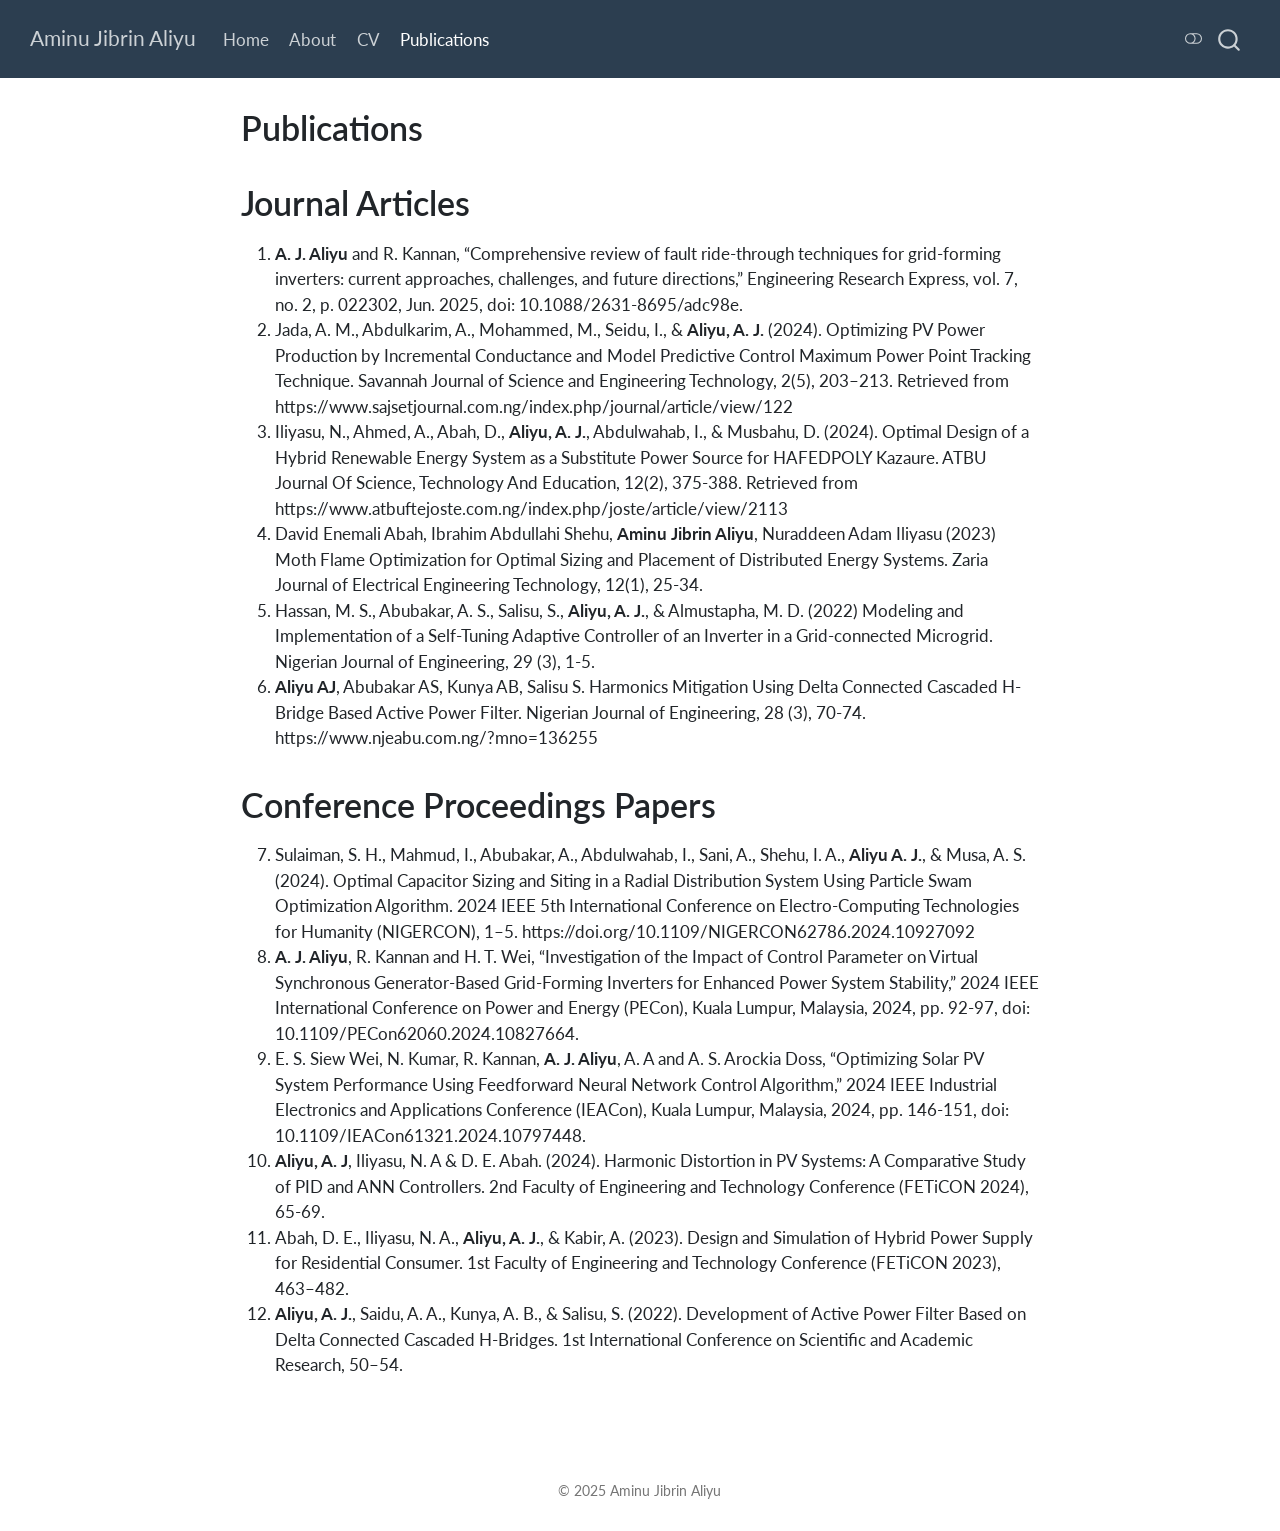
<file: docs/publications.html>
<!DOCTYPE html>
<html xmlns="http://www.w3.org/1999/xhtml" lang="en" xml:lang="en"><head>

<meta charset="utf-8">
<meta name="generator" content="quarto-1.7.31">

<meta name="viewport" content="width=device-width, initial-scale=1.0, user-scalable=yes">


<title>Publications – Aminu Jibrin Aliyu</title>
<style>
code{white-space: pre-wrap;}
span.smallcaps{font-variant: small-caps;}
div.columns{display: flex; gap: min(4vw, 1.5em);}
div.column{flex: auto; overflow-x: auto;}
div.hanging-indent{margin-left: 1.5em; text-indent: -1.5em;}
ul.task-list{list-style: none;}
ul.task-list li input[type="checkbox"] {
  width: 0.8em;
  margin: 0 0.8em 0.2em -1em; /* quarto-specific, see https://github.com/quarto-dev/quarto-cli/issues/4556 */ 
  vertical-align: middle;
}
</style>


<script src="site_libs/quarto-nav/quarto-nav.js"></script>
<script src="site_libs/quarto-nav/headroom.min.js"></script>
<script src="site_libs/clipboard/clipboard.min.js"></script>
<script src="site_libs/quarto-search/autocomplete.umd.js"></script>
<script src="site_libs/quarto-search/fuse.min.js"></script>
<script src="site_libs/quarto-search/quarto-search.js"></script>
<meta name="quarto:offset" content="./">
<script src="site_libs/quarto-html/quarto.js" type="module"></script>
<script src="site_libs/quarto-html/tabsets/tabsets.js" type="module"></script>
<script src="site_libs/quarto-html/popper.min.js"></script>
<script src="site_libs/quarto-html/tippy.umd.min.js"></script>
<script src="site_libs/quarto-html/anchor.min.js"></script>
<link href="site_libs/quarto-html/tippy.css" rel="stylesheet">
<link href="site_libs/quarto-html/quarto-syntax-highlighting-e1a5c8363afafaef2c763b6775fbf3ca.css" rel="stylesheet" class="quarto-color-scheme" id="quarto-text-highlighting-styles">
<link href="site_libs/quarto-html/quarto-syntax-highlighting-dark-8ef56b68f8fa1e9d2ba328e99e439f80.css" rel="stylesheet" class="quarto-color-scheme quarto-color-alternate" id="quarto-text-highlighting-styles">
<link href="site_libs/quarto-html/quarto-syntax-highlighting-e1a5c8363afafaef2c763b6775fbf3ca.css" rel="stylesheet" class="quarto-color-scheme-extra" id="quarto-text-highlighting-styles">
<script src="site_libs/bootstrap/bootstrap.min.js"></script>
<link href="site_libs/bootstrap/bootstrap-icons.css" rel="stylesheet">
<link href="site_libs/bootstrap/bootstrap-cc63fce9873912f1bbbccf05079cc9ea.min.css" rel="stylesheet" append-hash="true" class="quarto-color-scheme" id="quarto-bootstrap" data-mode="light">
<link href="site_libs/bootstrap/bootstrap-dark-08799928d293638fe9563d5c5a2794e5.min.css" rel="stylesheet" append-hash="true" class="quarto-color-scheme quarto-color-alternate" id="quarto-bootstrap" data-mode="dark">
<link href="site_libs/bootstrap/bootstrap-cc63fce9873912f1bbbccf05079cc9ea.min.css" rel="stylesheet" append-hash="true" class="quarto-color-scheme-extra" id="quarto-bootstrap" data-mode="light">
<script id="quarto-search-options" type="application/json">{
  "location": "navbar",
  "copy-button": false,
  "collapse-after": 3,
  "panel-placement": "end",
  "type": "overlay",
  "limit": 50,
  "keyboard-shortcut": [
    "f",
    "/",
    "s"
  ],
  "show-item-context": false,
  "language": {
    "search-no-results-text": "No results",
    "search-matching-documents-text": "matching documents",
    "search-copy-link-title": "Copy link to search",
    "search-hide-matches-text": "Hide additional matches",
    "search-more-match-text": "more match in this document",
    "search-more-matches-text": "more matches in this document",
    "search-clear-button-title": "Clear",
    "search-text-placeholder": "",
    "search-detached-cancel-button-title": "Cancel",
    "search-submit-button-title": "Submit",
    "search-label": "Search"
  }
}</script>


<link rel="stylesheet" href="styles.css">
</head>

<body class="nav-fixed fullcontent quarto-light"><script id="quarto-html-before-body" type="application/javascript">
    const toggleBodyColorMode = (bsSheetEl) => {
      const mode = bsSheetEl.getAttribute("data-mode");
      const bodyEl = window.document.querySelector("body");
      if (mode === "dark") {
        bodyEl.classList.add("quarto-dark");
        bodyEl.classList.remove("quarto-light");
      } else {
        bodyEl.classList.add("quarto-light");
        bodyEl.classList.remove("quarto-dark");
      }
    }
    const toggleBodyColorPrimary = () => {
      const bsSheetEl = window.document.querySelector("link#quarto-bootstrap:not([rel=disabled-stylesheet])");
      if (bsSheetEl) {
        toggleBodyColorMode(bsSheetEl);
      }
    }
    const setColorSchemeToggle = (alternate) => {
      const toggles = window.document.querySelectorAll('.quarto-color-scheme-toggle');
      for (let i=0; i < toggles.length; i++) {
        const toggle = toggles[i];
        if (toggle) {
          if (alternate) {
            toggle.classList.add("alternate");
          } else {
            toggle.classList.remove("alternate");
          }
        }
      }
    };
    const toggleColorMode = (alternate) => {
      // Switch the stylesheets
      const primaryStylesheets = window.document.querySelectorAll('link.quarto-color-scheme:not(.quarto-color-alternate)');
      const alternateStylesheets = window.document.querySelectorAll('link.quarto-color-scheme.quarto-color-alternate');
      manageTransitions('#quarto-margin-sidebar .nav-link', false);
      if (alternate) {
        // note: dark is layered on light, we don't disable primary!
        enableStylesheet(alternateStylesheets);
        for (const sheetNode of alternateStylesheets) {
          if (sheetNode.id === "quarto-bootstrap") {
            toggleBodyColorMode(sheetNode);
          }
        }
      } else {
        disableStylesheet(alternateStylesheets);
        enableStylesheet(primaryStylesheets)
        toggleBodyColorPrimary();
      }
      manageTransitions('#quarto-margin-sidebar .nav-link', true);
      // Switch the toggles
      setColorSchemeToggle(alternate)
      // Hack to workaround the fact that safari doesn't
      // properly recolor the scrollbar when toggling (#1455)
      if (navigator.userAgent.indexOf('Safari') > 0 && navigator.userAgent.indexOf('Chrome') == -1) {
        manageTransitions("body", false);
        window.scrollTo(0, 1);
        setTimeout(() => {
          window.scrollTo(0, 0);
          manageTransitions("body", true);
        }, 40);
      }
    }
    const disableStylesheet = (stylesheets) => {
      for (let i=0; i < stylesheets.length; i++) {
        const stylesheet = stylesheets[i];
        stylesheet.rel = 'disabled-stylesheet';
      }
    }
    const enableStylesheet = (stylesheets) => {
      for (let i=0; i < stylesheets.length; i++) {
        const stylesheet = stylesheets[i];
        if(stylesheet.rel !== 'stylesheet') { // for Chrome, which will still FOUC without this check
          stylesheet.rel = 'stylesheet';
        }
      }
    }
    const manageTransitions = (selector, allowTransitions) => {
      const els = window.document.querySelectorAll(selector);
      for (let i=0; i < els.length; i++) {
        const el = els[i];
        if (allowTransitions) {
          el.classList.remove('notransition');
        } else {
          el.classList.add('notransition');
        }
      }
    }
    const isFileUrl = () => {
      return window.location.protocol === 'file:';
    }
    const hasAlternateSentinel = () => {
      let styleSentinel = getColorSchemeSentinel();
      if (styleSentinel !== null) {
        return styleSentinel === "alternate";
      } else {
        return false;
      }
    }
    const setStyleSentinel = (alternate) => {
      const value = alternate ? "alternate" : "default";
      if (!isFileUrl()) {
        window.localStorage.setItem("quarto-color-scheme", value);
      } else {
        localAlternateSentinel = value;
      }
    }
    const getColorSchemeSentinel = () => {
      if (!isFileUrl()) {
        const storageValue = window.localStorage.getItem("quarto-color-scheme");
        return storageValue != null ? storageValue : localAlternateSentinel;
      } else {
        return localAlternateSentinel;
      }
    }
    const toggleGiscusIfUsed = (isAlternate, darkModeDefault) => {
      const baseTheme = document.querySelector('#giscus-base-theme')?.value ?? 'light';
      const alternateTheme = document.querySelector('#giscus-alt-theme')?.value ?? 'dark';
      let newTheme = '';
      if(authorPrefersDark) {
        newTheme = isAlternate ? baseTheme : alternateTheme;
      } else {
        newTheme = isAlternate ? alternateTheme : baseTheme;
      }
      const changeGiscusTheme = () => {
        // From: https://github.com/giscus/giscus/issues/336
        const sendMessage = (message) => {
          const iframe = document.querySelector('iframe.giscus-frame');
          if (!iframe) return;
          iframe.contentWindow.postMessage({ giscus: message }, 'https://giscus.app');
        }
        sendMessage({
          setConfig: {
            theme: newTheme
          }
        });
      }
      const isGiscussLoaded = window.document.querySelector('iframe.giscus-frame') !== null;
      if (isGiscussLoaded) {
        changeGiscusTheme();
      }
    };
    const authorPrefersDark = false;
    const darkModeDefault = authorPrefersDark;
      document.querySelector('link#quarto-text-highlighting-styles.quarto-color-scheme-extra').rel = 'disabled-stylesheet';
      document.querySelector('link#quarto-bootstrap.quarto-color-scheme-extra').rel = 'disabled-stylesheet';
    let localAlternateSentinel = darkModeDefault ? 'alternate' : 'default';
    // Dark / light mode switch
    window.quartoToggleColorScheme = () => {
      // Read the current dark / light value
      let toAlternate = !hasAlternateSentinel();
      toggleColorMode(toAlternate);
      setStyleSentinel(toAlternate);
      toggleGiscusIfUsed(toAlternate, darkModeDefault);
      window.dispatchEvent(new Event('resize'));
    };
    // Switch to dark mode if need be
    if (hasAlternateSentinel()) {
      toggleColorMode(true);
    } else {
      toggleColorMode(false);
    }
  </script>

<div id="quarto-search-results"></div>
  <header id="quarto-header" class="headroom fixed-top">
    <nav class="navbar navbar-expand-lg " data-bs-theme="dark">
      <div class="navbar-container container-fluid">
      <div class="navbar-brand-container mx-auto">
    <a class="navbar-brand" href="./index.html">
    <span class="navbar-title">Aminu Jibrin Aliyu</span>
    </a>
  </div>
            <div id="quarto-search" class="" title="Search"></div>
          <button class="navbar-toggler" type="button" data-bs-toggle="collapse" data-bs-target="#navbarCollapse" aria-controls="navbarCollapse" role="menu" aria-expanded="false" aria-label="Toggle navigation" onclick="if (window.quartoToggleHeadroom) { window.quartoToggleHeadroom(); }">
  <span class="navbar-toggler-icon"></span>
</button>
          <div class="collapse navbar-collapse" id="navbarCollapse">
            <ul class="navbar-nav navbar-nav-scroll me-auto">
  <li class="nav-item">
    <a class="nav-link" href="./index.html"> 
<span class="menu-text">Home</span></a>
  </li>  
  <li class="nav-item">
    <a class="nav-link" href="./about.html"> 
<span class="menu-text">About</span></a>
  </li>  
  <li class="nav-item">
    <a class="nav-link" href="./cv.html"> 
<span class="menu-text">CV</span></a>
  </li>  
  <li class="nav-item">
    <a class="nav-link active" href="./publications.html" aria-current="page"> 
<span class="menu-text">Publications</span></a>
  </li>  
</ul>
          </div> <!-- /navcollapse -->
            <div class="quarto-navbar-tools">
  <a href="" class="quarto-color-scheme-toggle quarto-navigation-tool  px-1" onclick="window.quartoToggleColorScheme(); return false;" title="Toggle dark mode"><i class="bi"></i></a>
</div>
      </div> <!-- /container-fluid -->
    </nav>
</header>
<!-- content -->
<div id="quarto-content" class="quarto-container page-columns page-rows-contents page-layout-article page-navbar">
<!-- sidebar -->
<!-- margin-sidebar -->
    
<!-- main -->
<main class="content" id="quarto-document-content">


<header id="title-block-header" class="quarto-title-block default">
<div class="quarto-title">
<h1 class="title">Publications</h1>
</div>



<div class="quarto-title-meta">

    
  
    
  </div>
  


</header>


<section id="journal-articles" class="level1">
<h1>Journal Articles</h1>
<ol type="1">
<li><strong>A. J. Aliyu</strong> and R. Kannan, “Comprehensive review of fault ride-through techniques for grid-forming inverters: current approaches, challenges, and future directions,” Engineering Research Express, vol.&nbsp;7, no. 2, p.&nbsp;022302, Jun.&nbsp;2025, doi: 10.1088/2631-8695/adc98e.</li>
<li>Jada, A. M., Abdulkarim, A., Mohammed, M., Seidu, I., &amp; <strong>Aliyu, A. J.</strong> (2024). Optimizing PV Power Production by Incremental Conductance and Model Predictive Control Maximum Power Point Tracking Technique. Savannah Journal of Science and Engineering Technology, 2(5), 203–213. Retrieved from https://www.sajsetjournal.com.ng/index.php/journal/article/view/122</li>
<li>Iliyasu, N., Ahmed, A., Abah, D., <strong>Aliyu, A. J.</strong>, Abdulwahab, I., &amp; Musbahu, D. (2024). Optimal Design of a Hybrid Renewable Energy System as a Substitute Power Source for HAFEDPOLY Kazaure. ATBU Journal Of Science, Technology And Education, 12(2), 375-388. Retrieved from https://www.atbuftejoste.com.ng/index.php/joste/article/view/2113</li>
<li>David Enemali Abah, Ibrahim Abdullahi Shehu, <strong>Aminu Jibrin Aliyu</strong>, Nuraddeen Adam Iliyasu (2023) Moth Flame Optimization for Optimal Sizing and Placement of Distributed Energy Systems. Zaria Journal of Electrical Engineering Technology, 12(1), 25-34.</li>
<li>Hassan, M. S., Abubakar, A. S., Salisu, S., <strong>Aliyu, A. J.</strong>, &amp; Almustapha, M. D. (2022) Modeling and Implementation of a Self-Tuning Adaptive Controller of an Inverter in a Grid-connected Microgrid. Nigerian Journal of Engineering, 29 (3), 1-5.</li>
<li><strong>Aliyu AJ</strong>, Abubakar AS, Kunya AB, Salisu S. Harmonics Mitigation Using Delta Connected Cascaded H-Bridge Based Active Power Filter. Nigerian Journal of Engineering, 28 (3), 70-74. https://www.njeabu.com.ng/?mno=136255</li>
</ol>
</section>
<section id="conference-proceedings-papers" class="level1">
<h1>Conference Proceedings Papers</h1>
<ol start="7" type="1">
<li>Sulaiman, S. H., Mahmud, I., Abubakar, A., Abdulwahab, I., Sani, A., Shehu, I. A., <strong>Aliyu A. J.</strong>, &amp; Musa, A. S. (2024). Optimal Capacitor Sizing and Siting in a Radial Distribution System Using Particle Swam Optimization Algorithm. 2024 IEEE 5th International Conference on Electro-Computing Technologies for Humanity (NIGERCON), 1–5. https://doi.org/10.1109/NIGERCON62786.2024.10927092</li>
<li><strong>A. J. Aliyu</strong>, R. Kannan and H. T. Wei, “Investigation of the Impact of Control Parameter on Virtual Synchronous Generator-Based Grid-Forming Inverters for Enhanced Power System Stability,” 2024 IEEE International Conference on Power and Energy (PECon), Kuala Lumpur, Malaysia, 2024, pp.&nbsp;92-97, doi: 10.1109/PECon62060.2024.10827664.</li>
<li>E. S. Siew Wei, N. Kumar, R. Kannan, <strong>A. J. Aliyu</strong>, A. A and A. S. Arockia Doss, “Optimizing Solar PV System Performance Using Feedforward Neural Network Control Algorithm,” 2024 IEEE Industrial Electronics and Applications Conference (IEACon), Kuala Lumpur, Malaysia, 2024, pp.&nbsp;146-151, doi: 10.1109/IEACon61321.2024.10797448.</li>
<li><strong>Aliyu, A. J</strong>, Iliyasu, N. A &amp; D. E. Abah. (2024). Harmonic Distortion in PV Systems: A Comparative Study of PID and ANN Controllers. 2nd Faculty of Engineering and Technology Conference (FETiCON 2024), 65-69.</li>
<li>Abah, D. E., Iliyasu, N. A., <strong>Aliyu, A. J.</strong>, &amp; Kabir, A. (2023). Design and Simulation of Hybrid Power Supply for Residential Consumer. 1st Faculty of Engineering and Technology Conference (FETiCON 2023), 463–482.</li>
<li><strong>Aliyu, A. J.</strong>, Saidu, A. A., Kunya, A. B., &amp; Salisu, S. (2022). Development of Active Power Filter Based on Delta Connected Cascaded H-Bridges. 1st International Conference on Scientific and Academic Research, 50–54.</li>
</ol>


</section>

</main> <!-- /main -->
<script id="quarto-html-after-body" type="application/javascript">
  window.document.addEventListener("DOMContentLoaded", function (event) {
    // Ensure there is a toggle, if there isn't float one in the top right
    if (window.document.querySelector('.quarto-color-scheme-toggle') === null) {
      const a = window.document.createElement('a');
      a.classList.add('top-right');
      a.classList.add('quarto-color-scheme-toggle');
      a.href = "";
      a.onclick = function() { try { window.quartoToggleColorScheme(); } catch {} return false; };
      const i = window.document.createElement("i");
      i.classList.add('bi');
      a.appendChild(i);
      window.document.body.appendChild(a);
    }
    setColorSchemeToggle(hasAlternateSentinel())
    const icon = "";
    const anchorJS = new window.AnchorJS();
    anchorJS.options = {
      placement: 'right',
      icon: icon
    };
    anchorJS.add('.anchored');
    const isCodeAnnotation = (el) => {
      for (const clz of el.classList) {
        if (clz.startsWith('code-annotation-')) {                     
          return true;
        }
      }
      return false;
    }
    const onCopySuccess = function(e) {
      // button target
      const button = e.trigger;
      // don't keep focus
      button.blur();
      // flash "checked"
      button.classList.add('code-copy-button-checked');
      var currentTitle = button.getAttribute("title");
      button.setAttribute("title", "Copied!");
      let tooltip;
      if (window.bootstrap) {
        button.setAttribute("data-bs-toggle", "tooltip");
        button.setAttribute("data-bs-placement", "left");
        button.setAttribute("data-bs-title", "Copied!");
        tooltip = new bootstrap.Tooltip(button, 
          { trigger: "manual", 
            customClass: "code-copy-button-tooltip",
            offset: [0, -8]});
        tooltip.show();    
      }
      setTimeout(function() {
        if (tooltip) {
          tooltip.hide();
          button.removeAttribute("data-bs-title");
          button.removeAttribute("data-bs-toggle");
          button.removeAttribute("data-bs-placement");
        }
        button.setAttribute("title", currentTitle);
        button.classList.remove('code-copy-button-checked');
      }, 1000);
      // clear code selection
      e.clearSelection();
    }
    const getTextToCopy = function(trigger) {
        const codeEl = trigger.previousElementSibling.cloneNode(true);
        for (const childEl of codeEl.children) {
          if (isCodeAnnotation(childEl)) {
            childEl.remove();
          }
        }
        return codeEl.innerText;
    }
    const clipboard = new window.ClipboardJS('.code-copy-button:not([data-in-quarto-modal])', {
      text: getTextToCopy
    });
    clipboard.on('success', onCopySuccess);
    if (window.document.getElementById('quarto-embedded-source-code-modal')) {
      const clipboardModal = new window.ClipboardJS('.code-copy-button[data-in-quarto-modal]', {
        text: getTextToCopy,
        container: window.document.getElementById('quarto-embedded-source-code-modal')
      });
      clipboardModal.on('success', onCopySuccess);
    }
      var localhostRegex = new RegExp(/^(?:http|https):\/\/localhost\:?[0-9]*\//);
      var mailtoRegex = new RegExp(/^mailto:/);
        var filterRegex = new RegExp('/' + window.location.host + '/');
      var isInternal = (href) => {
          return filterRegex.test(href) || localhostRegex.test(href) || mailtoRegex.test(href);
      }
      // Inspect non-navigation links and adorn them if external
     var links = window.document.querySelectorAll('a[href]:not(.nav-link):not(.navbar-brand):not(.toc-action):not(.sidebar-link):not(.sidebar-item-toggle):not(.pagination-link):not(.no-external):not([aria-hidden]):not(.dropdown-item):not(.quarto-navigation-tool):not(.about-link)');
      for (var i=0; i<links.length; i++) {
        const link = links[i];
        if (!isInternal(link.href)) {
          // undo the damage that might have been done by quarto-nav.js in the case of
          // links that we want to consider external
          if (link.dataset.originalHref !== undefined) {
            link.href = link.dataset.originalHref;
          }
        }
      }
    function tippyHover(el, contentFn, onTriggerFn, onUntriggerFn) {
      const config = {
        allowHTML: true,
        maxWidth: 500,
        delay: 100,
        arrow: false,
        appendTo: function(el) {
            return el.parentElement;
        },
        interactive: true,
        interactiveBorder: 10,
        theme: 'quarto',
        placement: 'bottom-start',
      };
      if (contentFn) {
        config.content = contentFn;
      }
      if (onTriggerFn) {
        config.onTrigger = onTriggerFn;
      }
      if (onUntriggerFn) {
        config.onUntrigger = onUntriggerFn;
      }
      window.tippy(el, config); 
    }
    const noterefs = window.document.querySelectorAll('a[role="doc-noteref"]');
    for (var i=0; i<noterefs.length; i++) {
      const ref = noterefs[i];
      tippyHover(ref, function() {
        // use id or data attribute instead here
        let href = ref.getAttribute('data-footnote-href') || ref.getAttribute('href');
        try { href = new URL(href).hash; } catch {}
        const id = href.replace(/^#\/?/, "");
        const note = window.document.getElementById(id);
        if (note) {
          return note.innerHTML;
        } else {
          return "";
        }
      });
    }
    const xrefs = window.document.querySelectorAll('a.quarto-xref');
    const processXRef = (id, note) => {
      // Strip column container classes
      const stripColumnClz = (el) => {
        el.classList.remove("page-full", "page-columns");
        if (el.children) {
          for (const child of el.children) {
            stripColumnClz(child);
          }
        }
      }
      stripColumnClz(note)
      if (id === null || id.startsWith('sec-')) {
        // Special case sections, only their first couple elements
        const container = document.createElement("div");
        if (note.children && note.children.length > 2) {
          container.appendChild(note.children[0].cloneNode(true));
          for (let i = 1; i < note.children.length; i++) {
            const child = note.children[i];
            if (child.tagName === "P" && child.innerText === "") {
              continue;
            } else {
              container.appendChild(child.cloneNode(true));
              break;
            }
          }
          if (window.Quarto?.typesetMath) {
            window.Quarto.typesetMath(container);
          }
          return container.innerHTML
        } else {
          if (window.Quarto?.typesetMath) {
            window.Quarto.typesetMath(note);
          }
          return note.innerHTML;
        }
      } else {
        // Remove any anchor links if they are present
        const anchorLink = note.querySelector('a.anchorjs-link');
        if (anchorLink) {
          anchorLink.remove();
        }
        if (window.Quarto?.typesetMath) {
          window.Quarto.typesetMath(note);
        }
        if (note.classList.contains("callout")) {
          return note.outerHTML;
        } else {
          return note.innerHTML;
        }
      }
    }
    for (var i=0; i<xrefs.length; i++) {
      const xref = xrefs[i];
      tippyHover(xref, undefined, function(instance) {
        instance.disable();
        let url = xref.getAttribute('href');
        let hash = undefined; 
        if (url.startsWith('#')) {
          hash = url;
        } else {
          try { hash = new URL(url).hash; } catch {}
        }
        if (hash) {
          const id = hash.replace(/^#\/?/, "");
          const note = window.document.getElementById(id);
          if (note !== null) {
            try {
              const html = processXRef(id, note.cloneNode(true));
              instance.setContent(html);
            } finally {
              instance.enable();
              instance.show();
            }
          } else {
            // See if we can fetch this
            fetch(url.split('#')[0])
            .then(res => res.text())
            .then(html => {
              const parser = new DOMParser();
              const htmlDoc = parser.parseFromString(html, "text/html");
              const note = htmlDoc.getElementById(id);
              if (note !== null) {
                const html = processXRef(id, note);
                instance.setContent(html);
              } 
            }).finally(() => {
              instance.enable();
              instance.show();
            });
          }
        } else {
          // See if we can fetch a full url (with no hash to target)
          // This is a special case and we should probably do some content thinning / targeting
          fetch(url)
          .then(res => res.text())
          .then(html => {
            const parser = new DOMParser();
            const htmlDoc = parser.parseFromString(html, "text/html");
            const note = htmlDoc.querySelector('main.content');
            if (note !== null) {
              // This should only happen for chapter cross references
              // (since there is no id in the URL)
              // remove the first header
              if (note.children.length > 0 && note.children[0].tagName === "HEADER") {
                note.children[0].remove();
              }
              const html = processXRef(null, note);
              instance.setContent(html);
            } 
          }).finally(() => {
            instance.enable();
            instance.show();
          });
        }
      }, function(instance) {
      });
    }
        let selectedAnnoteEl;
        const selectorForAnnotation = ( cell, annotation) => {
          let cellAttr = 'data-code-cell="' + cell + '"';
          let lineAttr = 'data-code-annotation="' +  annotation + '"';
          const selector = 'span[' + cellAttr + '][' + lineAttr + ']';
          return selector;
        }
        const selectCodeLines = (annoteEl) => {
          const doc = window.document;
          const targetCell = annoteEl.getAttribute("data-target-cell");
          const targetAnnotation = annoteEl.getAttribute("data-target-annotation");
          const annoteSpan = window.document.querySelector(selectorForAnnotation(targetCell, targetAnnotation));
          const lines = annoteSpan.getAttribute("data-code-lines").split(",");
          const lineIds = lines.map((line) => {
            return targetCell + "-" + line;
          })
          let top = null;
          let height = null;
          let parent = null;
          if (lineIds.length > 0) {
              //compute the position of the single el (top and bottom and make a div)
              const el = window.document.getElementById(lineIds[0]);
              top = el.offsetTop;
              height = el.offsetHeight;
              parent = el.parentElement.parentElement;
            if (lineIds.length > 1) {
              const lastEl = window.document.getElementById(lineIds[lineIds.length - 1]);
              const bottom = lastEl.offsetTop + lastEl.offsetHeight;
              height = bottom - top;
            }
            if (top !== null && height !== null && parent !== null) {
              // cook up a div (if necessary) and position it 
              let div = window.document.getElementById("code-annotation-line-highlight");
              if (div === null) {
                div = window.document.createElement("div");
                div.setAttribute("id", "code-annotation-line-highlight");
                div.style.position = 'absolute';
                parent.appendChild(div);
              }
              div.style.top = top - 2 + "px";
              div.style.height = height + 4 + "px";
              div.style.left = 0;
              let gutterDiv = window.document.getElementById("code-annotation-line-highlight-gutter");
              if (gutterDiv === null) {
                gutterDiv = window.document.createElement("div");
                gutterDiv.setAttribute("id", "code-annotation-line-highlight-gutter");
                gutterDiv.style.position = 'absolute';
                const codeCell = window.document.getElementById(targetCell);
                const gutter = codeCell.querySelector('.code-annotation-gutter');
                gutter.appendChild(gutterDiv);
              }
              gutterDiv.style.top = top - 2 + "px";
              gutterDiv.style.height = height + 4 + "px";
            }
            selectedAnnoteEl = annoteEl;
          }
        };
        const unselectCodeLines = () => {
          const elementsIds = ["code-annotation-line-highlight", "code-annotation-line-highlight-gutter"];
          elementsIds.forEach((elId) => {
            const div = window.document.getElementById(elId);
            if (div) {
              div.remove();
            }
          });
          selectedAnnoteEl = undefined;
        };
          // Handle positioning of the toggle
      window.addEventListener(
        "resize",
        throttle(() => {
          elRect = undefined;
          if (selectedAnnoteEl) {
            selectCodeLines(selectedAnnoteEl);
          }
        }, 10)
      );
      function throttle(fn, ms) {
      let throttle = false;
      let timer;
        return (...args) => {
          if(!throttle) { // first call gets through
              fn.apply(this, args);
              throttle = true;
          } else { // all the others get throttled
              if(timer) clearTimeout(timer); // cancel #2
              timer = setTimeout(() => {
                fn.apply(this, args);
                timer = throttle = false;
              }, ms);
          }
        };
      }
        // Attach click handler to the DT
        const annoteDls = window.document.querySelectorAll('dt[data-target-cell]');
        for (const annoteDlNode of annoteDls) {
          annoteDlNode.addEventListener('click', (event) => {
            const clickedEl = event.target;
            if (clickedEl !== selectedAnnoteEl) {
              unselectCodeLines();
              const activeEl = window.document.querySelector('dt[data-target-cell].code-annotation-active');
              if (activeEl) {
                activeEl.classList.remove('code-annotation-active');
              }
              selectCodeLines(clickedEl);
              clickedEl.classList.add('code-annotation-active');
            } else {
              // Unselect the line
              unselectCodeLines();
              clickedEl.classList.remove('code-annotation-active');
            }
          });
        }
    const findCites = (el) => {
      const parentEl = el.parentElement;
      if (parentEl) {
        const cites = parentEl.dataset.cites;
        if (cites) {
          return {
            el,
            cites: cites.split(' ')
          };
        } else {
          return findCites(el.parentElement)
        }
      } else {
        return undefined;
      }
    };
    var bibliorefs = window.document.querySelectorAll('a[role="doc-biblioref"]');
    for (var i=0; i<bibliorefs.length; i++) {
      const ref = bibliorefs[i];
      const citeInfo = findCites(ref);
      if (citeInfo) {
        tippyHover(citeInfo.el, function() {
          var popup = window.document.createElement('div');
          citeInfo.cites.forEach(function(cite) {
            var citeDiv = window.document.createElement('div');
            citeDiv.classList.add('hanging-indent');
            citeDiv.classList.add('csl-entry');
            var biblioDiv = window.document.getElementById('ref-' + cite);
            if (biblioDiv) {
              citeDiv.innerHTML = biblioDiv.innerHTML;
            }
            popup.appendChild(citeDiv);
          });
          return popup.innerHTML;
        });
      }
    }
  });
  </script>
</div> <!-- /content -->
<footer class="footer">
  <div class="nav-footer">
    <div class="nav-footer-left">
      &nbsp;
    </div>   
    <div class="nav-footer-center">
<p>© 2025 Aminu Jibrin Aliyu</p>
</div>
    <div class="nav-footer-right">
      &nbsp;
    </div>
  </div>
</footer>




</body></html>
</file>
<file: site_libs/quarto-html/tippy.css>
.tippy-box[data-animation=fade][data-state=hidden]{opacity:0}[data-tippy-root]{max-width:calc(100vw - 10px)}.tippy-box{position:relative;background-color:#333;color:#fff;border-radius:4px;font-size:14px;line-height:1.4;white-space:normal;outline:0;transition-property:transform,visibility,opacity}.tippy-box[data-placement^=top]>.tippy-arrow{bottom:0}.tippy-box[data-placement^=top]>.tippy-arrow:before{bottom:-7px;left:0;border-width:8px 8px 0;border-top-color:initial;transform-origin:center top}.tippy-box[data-placement^=bottom]>.tippy-arrow{top:0}.tippy-box[data-placement^=bottom]>.tippy-arrow:before{top:-7px;left:0;border-width:0 8px 8px;border-bottom-color:initial;transform-origin:center bottom}.tippy-box[data-placement^=left]>.tippy-arrow{right:0}.tippy-box[data-placement^=left]>.tippy-arrow:before{border-width:8px 0 8px 8px;border-left-color:initial;right:-7px;transform-origin:center left}.tippy-box[data-placement^=right]>.tippy-arrow{left:0}.tippy-box[data-placement^=right]>.tippy-arrow:before{left:-7px;border-width:8px 8px 8px 0;border-right-color:initial;transform-origin:center right}.tippy-box[data-inertia][data-state=visible]{transition-timing-function:cubic-bezier(.54,1.5,.38,1.11)}.tippy-arrow{width:16px;height:16px;color:#333}.tippy-arrow:before{content:"";position:absolute;border-color:transparent;border-style:solid}.tippy-content{position:relative;padding:5px 9px;z-index:1}
</file>
<file: site_libs/quarto-html/quarto-syntax-highlighting-15634bcf2e68342d4ad2dfa704d543f6.css>
/* quarto syntax highlight colors */
:root {
  --quarto-hl-ot-color: #003B4F;
  --quarto-hl-at-color: #657422;
  --quarto-hl-ss-color: #20794D;
  --quarto-hl-an-color: #5E5E5E;
  --quarto-hl-fu-color: #4758AB;
  --quarto-hl-st-color: #20794D;
  --quarto-hl-cf-color: #003B4F;
  --quarto-hl-op-color: #5E5E5E;
  --quarto-hl-er-color: #AD0000;
  --quarto-hl-bn-color: #AD0000;
  --quarto-hl-al-color: #AD0000;
  --quarto-hl-va-color: #111111;
  --quarto-hl-bu-color: inherit;
  --quarto-hl-ex-color: inherit;
  --quarto-hl-pp-color: #AD0000;
  --quarto-hl-in-color: #5E5E5E;
  --quarto-hl-vs-color: #20794D;
  --quarto-hl-wa-color: #5E5E5E;
  --quarto-hl-do-color: #5E5E5E;
  --quarto-hl-im-color: #00769E;
  --quarto-hl-ch-color: #20794D;
  --quarto-hl-dt-color: #AD0000;
  --quarto-hl-fl-color: #AD0000;
  --quarto-hl-co-color: #5E5E5E;
  --quarto-hl-cv-color: #5E5E5E;
  --quarto-hl-cn-color: #8f5902;
  --quarto-hl-sc-color: #5E5E5E;
  --quarto-hl-dv-color: #AD0000;
  --quarto-hl-kw-color: #003B4F;
}

/* other quarto variables */
:root {
  --quarto-font-monospace: SFMono-Regular, Menlo, Monaco, Consolas, "Liberation Mono", "Courier New", monospace;
}

/* syntax highlight based on Pandoc's rules */
pre > code.sourceCode > span {
  color: #003B4F;
}

code.sourceCode > span {
  color: #003B4F;
}

div.sourceCode,
div.sourceCode pre.sourceCode {
  color: #003B4F;
}

/* Normal */
code span {
  color: #003B4F;
}

/* Alert */
code span.al {
  color: #AD0000;
  font-style: inherit;
}

/* Annotation */
code span.an {
  color: #5E5E5E;
  font-style: inherit;
}

/* Attribute */
code span.at {
  color: #657422;
  font-style: inherit;
}

/* BaseN */
code span.bn {
  color: #AD0000;
  font-style: inherit;
}

/* BuiltIn */
code span.bu {
  font-style: inherit;
}

/* ControlFlow */
code span.cf {
  color: #003B4F;
  font-weight: bold;
  font-style: inherit;
}

/* Char */
code span.ch {
  color: #20794D;
  font-style: inherit;
}

/* Constant */
code span.cn {
  color: #8f5902;
  font-style: inherit;
}

/* Comment */
code span.co {
  color: #5E5E5E;
  font-style: inherit;
}

/* CommentVar */
code span.cv {
  color: #5E5E5E;
  font-style: italic;
}

/* Documentation */
code span.do {
  color: #5E5E5E;
  font-style: italic;
}

/* DataType */
code span.dt {
  color: #AD0000;
  font-style: inherit;
}

/* DecVal */
code span.dv {
  color: #AD0000;
  font-style: inherit;
}

/* Error */
code span.er {
  color: #AD0000;
  font-style: inherit;
}

/* Extension */
code span.ex {
  font-style: inherit;
}

/* Float */
code span.fl {
  color: #AD0000;
  font-style: inherit;
}

/* Function */
code span.fu {
  color: #4758AB;
  font-style: inherit;
}

/* Import */
code span.im {
  color: #00769E;
  font-style: inherit;
}

/* Information */
code span.in {
  color: #5E5E5E;
  font-style: inherit;
}

/* Keyword */
code span.kw {
  color: #003B4F;
  font-weight: bold;
  font-style: inherit;
}

/* Operator */
code span.op {
  color: #5E5E5E;
  font-style: inherit;
}

/* Other */
code span.ot {
  color: #003B4F;
  font-style: inherit;
}

/* Preprocessor */
code span.pp {
  color: #AD0000;
  font-style: inherit;
}

/* SpecialChar */
code span.sc {
  color: #5E5E5E;
  font-style: inherit;
}

/* SpecialString */
code span.ss {
  color: #20794D;
  font-style: inherit;
}

/* String */
code span.st {
  color: #20794D;
  font-style: inherit;
}

/* Variable */
code span.va {
  color: #111111;
  font-style: inherit;
}

/* VerbatimString */
code span.vs {
  color: #20794D;
  font-style: inherit;
}

/* Warning */
code span.wa {
  color: #5E5E5E;
  font-style: italic;
}

.prevent-inlining {
  content: "</";
}

/*# sourceMappingURL=f23921c56f73e400b49028c9186a1aa0.css.map */
</file>
<file: site_libs/quarto-html/quarto-syntax-highlighting-dark-0a6b7249c26820e032cb0bd839ff02b1.css>
/* quarto syntax highlight colors */
:root {
  --quarto-hl-al-color: #f07178;
  --quarto-hl-an-color: #d4d0ab;
  --quarto-hl-at-color: #00e0e0;
  --quarto-hl-bn-color: #d4d0ab;
  --quarto-hl-bu-color: #abe338;
  --quarto-hl-ch-color: #abe338;
  --quarto-hl-co-color: #f8f8f2;
  --quarto-hl-cv-color: #ffd700;
  --quarto-hl-cn-color: #ffd700;
  --quarto-hl-cf-color: #ffa07a;
  --quarto-hl-dt-color: #ffa07a;
  --quarto-hl-dv-color: #d4d0ab;
  --quarto-hl-do-color: #f8f8f2;
  --quarto-hl-er-color: #f07178;
  --quarto-hl-ex-color: #00e0e0;
  --quarto-hl-fl-color: #d4d0ab;
  --quarto-hl-fu-color: #ffa07a;
  --quarto-hl-im-color: #abe338;
  --quarto-hl-in-color: #d4d0ab;
  --quarto-hl-kw-color: #ffa07a;
  --quarto-hl-op-color: #ffa07a;
  --quarto-hl-ot-color: #00e0e0;
  --quarto-hl-pp-color: #dcc6e0;
  --quarto-hl-re-color: #00e0e0;
  --quarto-hl-sc-color: #abe338;
  --quarto-hl-ss-color: #abe338;
  --quarto-hl-st-color: #abe338;
  --quarto-hl-va-color: #00e0e0;
  --quarto-hl-vs-color: #abe338;
  --quarto-hl-wa-color: #dcc6e0;
}

/* other quarto variables */
:root {
  --quarto-font-monospace: SFMono-Regular, Menlo, Monaco, Consolas, "Liberation Mono", "Courier New", monospace;
}

/* syntax highlight based on Pandoc's rules */
pre > code.sourceCode > span {
  color: #f8f8f2;
}

code.sourceCode > span {
  color: #f8f8f2;
}

div.sourceCode,
div.sourceCode pre.sourceCode {
  color: #f8f8f2;
}

/* Normal */
code span {
  color: #f8f8f2;
}

/* Alert */
code span.al {
  color: #f07178;
}

/* Annotation */
code span.an {
  color: #d4d0ab;
}

/* Attribute */
code span.at {
  color: #00e0e0;
}

/* BaseN */
code span.bn {
  color: #d4d0ab;
}

/* BuiltIn */
code span.bu {
  color: #abe338;
}

/* ControlFlow */
code span.cf {
  font-weight: bold;
  color: #ffa07a;
}

/* Char */
code span.ch {
  color: #abe338;
}

/* Constant */
code span.cn {
  color: #ffd700;
}

/* Comment */
code span.co {
  font-style: italic;
  color: #f8f8f2;
}

/* CommentVar */
code span.cv {
  color: #ffd700;
}

/* Documentation */
code span.do {
  color: #f8f8f2;
}

/* DataType */
code span.dt {
  color: #ffa07a;
}

/* DecVal */
code span.dv {
  color: #d4d0ab;
}

/* Error */
code span.er {
  color: #f07178;
  text-decoration: underline;
}

/* Extension */
code span.ex {
  font-weight: bold;
  color: #00e0e0;
}

/* Float */
code span.fl {
  color: #d4d0ab;
}

/* Function */
code span.fu {
  color: #ffa07a;
}

/* Import */
code span.im {
  color: #abe338;
}

/* Information */
code span.in {
  color: #d4d0ab;
}

/* Keyword */
code span.kw {
  font-weight: bold;
  color: #ffa07a;
}

/* Operator */
code span.op {
  color: #ffa07a;
}

/* Other */
code span.ot {
  color: #00e0e0;
}

/* Preprocessor */
code span.pp {
  color: #dcc6e0;
}

/* RegionMarker */
code span.re {
  background-color: #f8f8f2;
  color: #00e0e0;
}

/* SpecialChar */
code span.sc {
  color: #abe338;
}

/* SpecialString */
code span.ss {
  color: #abe338;
}

/* String */
code span.st {
  color: #abe338;
}

/* Variable */
code span.va {
  color: #00e0e0;
}

/* VerbatimString */
code span.vs {
  color: #abe338;
}

/* Warning */
code span.wa {
  color: #dcc6e0;
}

.prevent-inlining {
  content: "</";
}

/*# sourceMappingURL=175367c052bafc98bd680af3479823f0.css.map */
</file>
<file: styles.css>
/* css styles */
/* Custom CSS for Quarto Website */

:root {
  /* Define core colors */
  --academic-blue: #0A3663; 
  --energy-teal: #188B8B;
  --text-main: #2b2b2b;
  --bg-subtle: #f8f9fa;
}

/* =========================================
   1. Typography & Headings
   ========================================= */
body {
  color: var(--text-main);
}

/* Add a clean, structured bottom border to headers */
h1, h2, h3 {
  color: var(--academic-blue);
  padding-bottom: 0.3rem;
}

h2 {
  border-bottom: 2px solid var(--energy-teal);
  margin-top: 2rem;
  margin-bottom: 1.5rem;
}

/* =========================================
   2. Navigation Bar Enhancements
   ========================================= */
/* Override the default flatly navbar color */
.navbar {
  background-color: var(--academic-blue) !important;
  box-shadow: 0 4px 6px rgba(0,0,0,0.1);
}

/* Make navbar text white for contrast */
.navbar-brand, .navbar-nav .nav-link {
  color: #ffffff !important;
  font-weight: 500;
  letter-spacing: 0.5px;
}

/* Add a subtle hover effect for navigation links */
.navbar-nav .nav-link:hover {
  color: var(--energy-teal) !important;
  transform: translateY(-1px);
  transition: all 0.3s ease;
}

/* =========================================
   3. Links and Interactive Elements
   ========================================= */
/* Style standard text links */
main a {
  color: var(--energy-teal);
  text-decoration: none;
  border-bottom: 1px dotted var(--energy-teal);
  transition: border-bottom 0.2s ease;
}

main a:hover {
  color: var(--academic-blue);
  border-bottom: 1px solid var(--academic-blue);
}

/* =========================================
   4. Footer
   ========================================= */
.nav-footer {
  background-color: var(--bg-subtle);
  border-top: 1px solid #e0e0e0;
  color: #555;
  padding: 1.5rem 0;
  font-size: 0.9em;
}
</file>
<file: docs/site_libs/quarto-html/tippy.css>
.tippy-box[data-animation=fade][data-state=hidden]{opacity:0}[data-tippy-root]{max-width:calc(100vw - 10px)}.tippy-box{position:relative;background-color:#333;color:#fff;border-radius:4px;font-size:14px;line-height:1.4;white-space:normal;outline:0;transition-property:transform,visibility,opacity}.tippy-box[data-placement^=top]>.tippy-arrow{bottom:0}.tippy-box[data-placement^=top]>.tippy-arrow:before{bottom:-7px;left:0;border-width:8px 8px 0;border-top-color:initial;transform-origin:center top}.tippy-box[data-placement^=bottom]>.tippy-arrow{top:0}.tippy-box[data-placement^=bottom]>.tippy-arrow:before{top:-7px;left:0;border-width:0 8px 8px;border-bottom-color:initial;transform-origin:center bottom}.tippy-box[data-placement^=left]>.tippy-arrow{right:0}.tippy-box[data-placement^=left]>.tippy-arrow:before{border-width:8px 0 8px 8px;border-left-color:initial;right:-7px;transform-origin:center left}.tippy-box[data-placement^=right]>.tippy-arrow{left:0}.tippy-box[data-placement^=right]>.tippy-arrow:before{left:-7px;border-width:8px 8px 8px 0;border-right-color:initial;transform-origin:center right}.tippy-box[data-inertia][data-state=visible]{transition-timing-function:cubic-bezier(.54,1.5,.38,1.11)}.tippy-arrow{width:16px;height:16px;color:#333}.tippy-arrow:before{content:"";position:absolute;border-color:transparent;border-style:solid}.tippy-content{position:relative;padding:5px 9px;z-index:1}
</file>
<file: docs/site_libs/quarto-html/quarto-syntax-highlighting-e1a5c8363afafaef2c763b6775fbf3ca.css>
/* quarto syntax highlight colors */
:root {
  --quarto-hl-ot-color: #003B4F;
  --quarto-hl-at-color: #657422;
  --quarto-hl-ss-color: #20794D;
  --quarto-hl-an-color: #5E5E5E;
  --quarto-hl-fu-color: #4758AB;
  --quarto-hl-st-color: #20794D;
  --quarto-hl-cf-color: #003B4F;
  --quarto-hl-op-color: #5E5E5E;
  --quarto-hl-er-color: #AD0000;
  --quarto-hl-bn-color: #AD0000;
  --quarto-hl-al-color: #AD0000;
  --quarto-hl-va-color: #111111;
  --quarto-hl-bu-color: inherit;
  --quarto-hl-ex-color: inherit;
  --quarto-hl-pp-color: #AD0000;
  --quarto-hl-in-color: #5E5E5E;
  --quarto-hl-vs-color: #20794D;
  --quarto-hl-wa-color: #5E5E5E;
  --quarto-hl-do-color: #5E5E5E;
  --quarto-hl-im-color: #00769E;
  --quarto-hl-ch-color: #20794D;
  --quarto-hl-dt-color: #AD0000;
  --quarto-hl-fl-color: #AD0000;
  --quarto-hl-co-color: #5E5E5E;
  --quarto-hl-cv-color: #5E5E5E;
  --quarto-hl-cn-color: #8f5902;
  --quarto-hl-sc-color: #5E5E5E;
  --quarto-hl-dv-color: #AD0000;
  --quarto-hl-kw-color: #003B4F;
}

/* other quarto variables */
:root {
  --quarto-font-monospace: SFMono-Regular, Menlo, Monaco, Consolas, "Liberation Mono", "Courier New", monospace;
}

/* syntax highlight based on Pandoc's rules */
pre > code.sourceCode > span {
  color: #003B4F;
}

code.sourceCode > span {
  color: #003B4F;
}

div.sourceCode,
div.sourceCode pre.sourceCode {
  color: #003B4F;
}

/* Normal */
code span {
  color: #003B4F;
}

/* Alert */
code span.al {
  color: #AD0000;
  font-style: inherit;
}

/* Annotation */
code span.an {
  color: #5E5E5E;
  font-style: inherit;
}

/* Attribute */
code span.at {
  color: #657422;
  font-style: inherit;
}

/* BaseN */
code span.bn {
  color: #AD0000;
  font-style: inherit;
}

/* BuiltIn */
code span.bu {
  font-style: inherit;
}

/* ControlFlow */
code span.cf {
  color: #003B4F;
  font-weight: bold;
  font-style: inherit;
}

/* Char */
code span.ch {
  color: #20794D;
  font-style: inherit;
}

/* Constant */
code span.cn {
  color: #8f5902;
  font-style: inherit;
}

/* Comment */
code span.co {
  color: #5E5E5E;
  font-style: inherit;
}

/* CommentVar */
code span.cv {
  color: #5E5E5E;
  font-style: italic;
}

/* Documentation */
code span.do {
  color: #5E5E5E;
  font-style: italic;
}

/* DataType */
code span.dt {
  color: #AD0000;
  font-style: inherit;
}

/* DecVal */
code span.dv {
  color: #AD0000;
  font-style: inherit;
}

/* Error */
code span.er {
  color: #AD0000;
  font-style: inherit;
}

/* Extension */
code span.ex {
  font-style: inherit;
}

/* Float */
code span.fl {
  color: #AD0000;
  font-style: inherit;
}

/* Function */
code span.fu {
  color: #4758AB;
  font-style: inherit;
}

/* Import */
code span.im {
  color: #00769E;
  font-style: inherit;
}

/* Information */
code span.in {
  color: #5E5E5E;
  font-style: inherit;
}

/* Keyword */
code span.kw {
  color: #003B4F;
  font-weight: bold;
  font-style: inherit;
}

/* Operator */
code span.op {
  color: #5E5E5E;
  font-style: inherit;
}

/* Other */
code span.ot {
  color: #003B4F;
  font-style: inherit;
}

/* Preprocessor */
code span.pp {
  color: #AD0000;
  font-style: inherit;
}

/* SpecialChar */
code span.sc {
  color: #5E5E5E;
  font-style: inherit;
}

/* SpecialString */
code span.ss {
  color: #20794D;
  font-style: inherit;
}

/* String */
code span.st {
  color: #20794D;
  font-style: inherit;
}

/* Variable */
code span.va {
  color: #111111;
  font-style: inherit;
}

/* VerbatimString */
code span.vs {
  color: #20794D;
  font-style: inherit;
}

/* Warning */
code span.wa {
  color: #5E5E5E;
  font-style: italic;
}

.prevent-inlining {
  content: "</";
}

/*# sourceMappingURL=c735b2cac6c846c1abc72f5ce1520814.css.map */
</file>
<file: docs/site_libs/quarto-html/quarto-syntax-highlighting-dark-8ef56b68f8fa1e9d2ba328e99e439f80.css>
/* quarto syntax highlight colors */
:root {
  --quarto-hl-al-color: #f07178;
  --quarto-hl-an-color: #d4d0ab;
  --quarto-hl-at-color: #00e0e0;
  --quarto-hl-bn-color: #d4d0ab;
  --quarto-hl-bu-color: #abe338;
  --quarto-hl-ch-color: #abe338;
  --quarto-hl-co-color: #f8f8f2;
  --quarto-hl-cv-color: #ffd700;
  --quarto-hl-cn-color: #ffd700;
  --quarto-hl-cf-color: #ffa07a;
  --quarto-hl-dt-color: #ffa07a;
  --quarto-hl-dv-color: #d4d0ab;
  --quarto-hl-do-color: #f8f8f2;
  --quarto-hl-er-color: #f07178;
  --quarto-hl-ex-color: #00e0e0;
  --quarto-hl-fl-color: #d4d0ab;
  --quarto-hl-fu-color: #ffa07a;
  --quarto-hl-im-color: #abe338;
  --quarto-hl-in-color: #d4d0ab;
  --quarto-hl-kw-color: #ffa07a;
  --quarto-hl-op-color: #ffa07a;
  --quarto-hl-ot-color: #00e0e0;
  --quarto-hl-pp-color: #dcc6e0;
  --quarto-hl-re-color: #00e0e0;
  --quarto-hl-sc-color: #abe338;
  --quarto-hl-ss-color: #abe338;
  --quarto-hl-st-color: #abe338;
  --quarto-hl-va-color: #00e0e0;
  --quarto-hl-vs-color: #abe338;
  --quarto-hl-wa-color: #dcc6e0;
}

/* other quarto variables */
:root {
  --quarto-font-monospace: SFMono-Regular, Menlo, Monaco, Consolas, "Liberation Mono", "Courier New", monospace;
}

/* syntax highlight based on Pandoc's rules */
pre > code.sourceCode > span {
  color: #f8f8f2;
}

code.sourceCode > span {
  color: #f8f8f2;
}

div.sourceCode,
div.sourceCode pre.sourceCode {
  color: #f8f8f2;
}

/* Normal */
code span {
  color: #f8f8f2;
}

/* Alert */
code span.al {
  color: #f07178;
}

/* Annotation */
code span.an {
  color: #d4d0ab;
}

/* Attribute */
code span.at {
  color: #00e0e0;
}

/* BaseN */
code span.bn {
  color: #d4d0ab;
}

/* BuiltIn */
code span.bu {
  color: #abe338;
}

/* ControlFlow */
code span.cf {
  font-weight: bold;
  color: #ffa07a;
}

/* Char */
code span.ch {
  color: #abe338;
}

/* Constant */
code span.cn {
  color: #ffd700;
}

/* Comment */
code span.co {
  font-style: italic;
  color: #f8f8f2;
}

/* CommentVar */
code span.cv {
  color: #ffd700;
}

/* Documentation */
code span.do {
  color: #f8f8f2;
}

/* DataType */
code span.dt {
  color: #ffa07a;
}

/* DecVal */
code span.dv {
  color: #d4d0ab;
}

/* Error */
code span.er {
  color: #f07178;
  text-decoration: underline;
}

/* Extension */
code span.ex {
  font-weight: bold;
  color: #00e0e0;
}

/* Float */
code span.fl {
  color: #d4d0ab;
}

/* Function */
code span.fu {
  color: #ffa07a;
}

/* Import */
code span.im {
  color: #abe338;
}

/* Information */
code span.in {
  color: #d4d0ab;
}

/* Keyword */
code span.kw {
  font-weight: bold;
  color: #ffa07a;
}

/* Operator */
code span.op {
  color: #ffa07a;
}

/* Other */
code span.ot {
  color: #00e0e0;
}

/* Preprocessor */
code span.pp {
  color: #dcc6e0;
}

/* RegionMarker */
code span.re {
  background-color: #f8f8f2;
  color: #00e0e0;
}

/* SpecialChar */
code span.sc {
  color: #abe338;
}

/* SpecialString */
code span.ss {
  color: #abe338;
}

/* String */
code span.st {
  color: #abe338;
}

/* Variable */
code span.va {
  color: #00e0e0;
}

/* VerbatimString */
code span.vs {
  color: #abe338;
}

/* Warning */
code span.wa {
  color: #dcc6e0;
}

.prevent-inlining {
  content: "</";
}

/*# sourceMappingURL=cf5278f7cea5512246cb3b41cb474b3b.css.map */
</file>
<file: docs/styles.css>
/* css styles */
</file>
